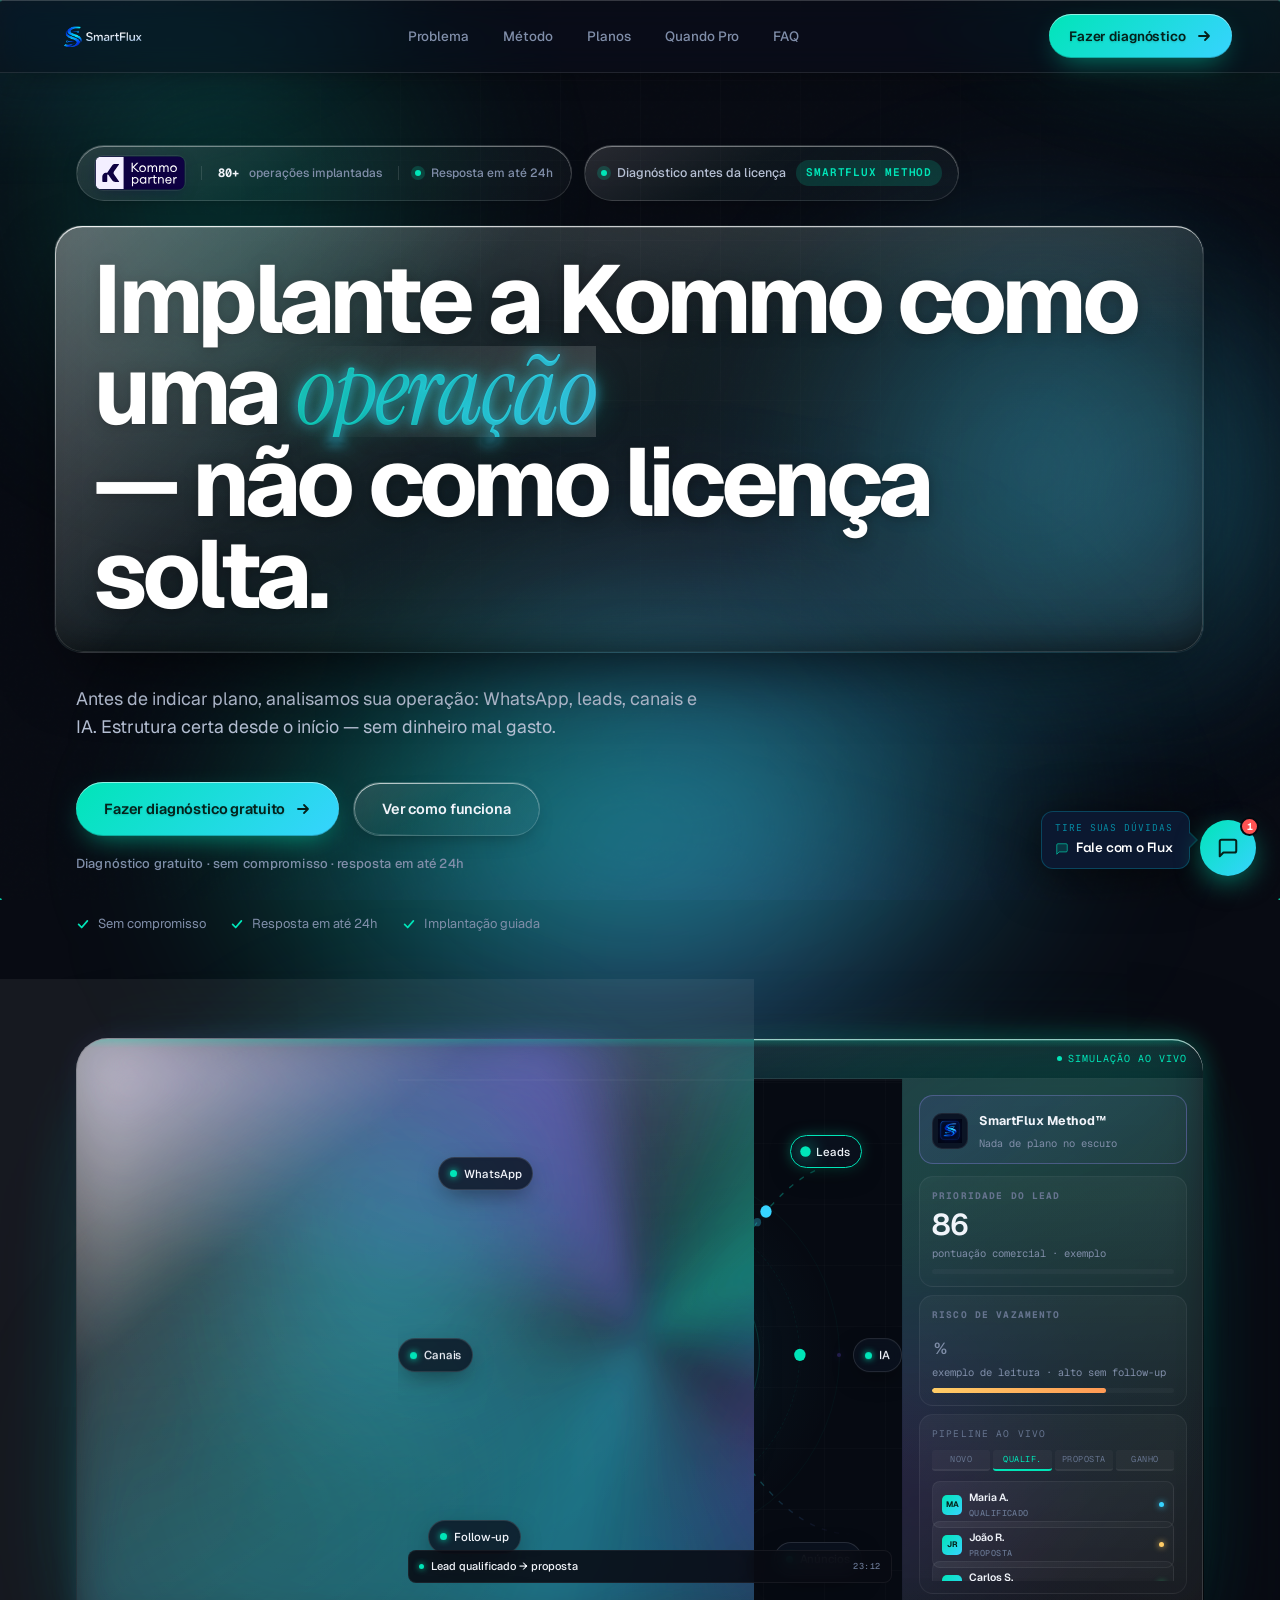
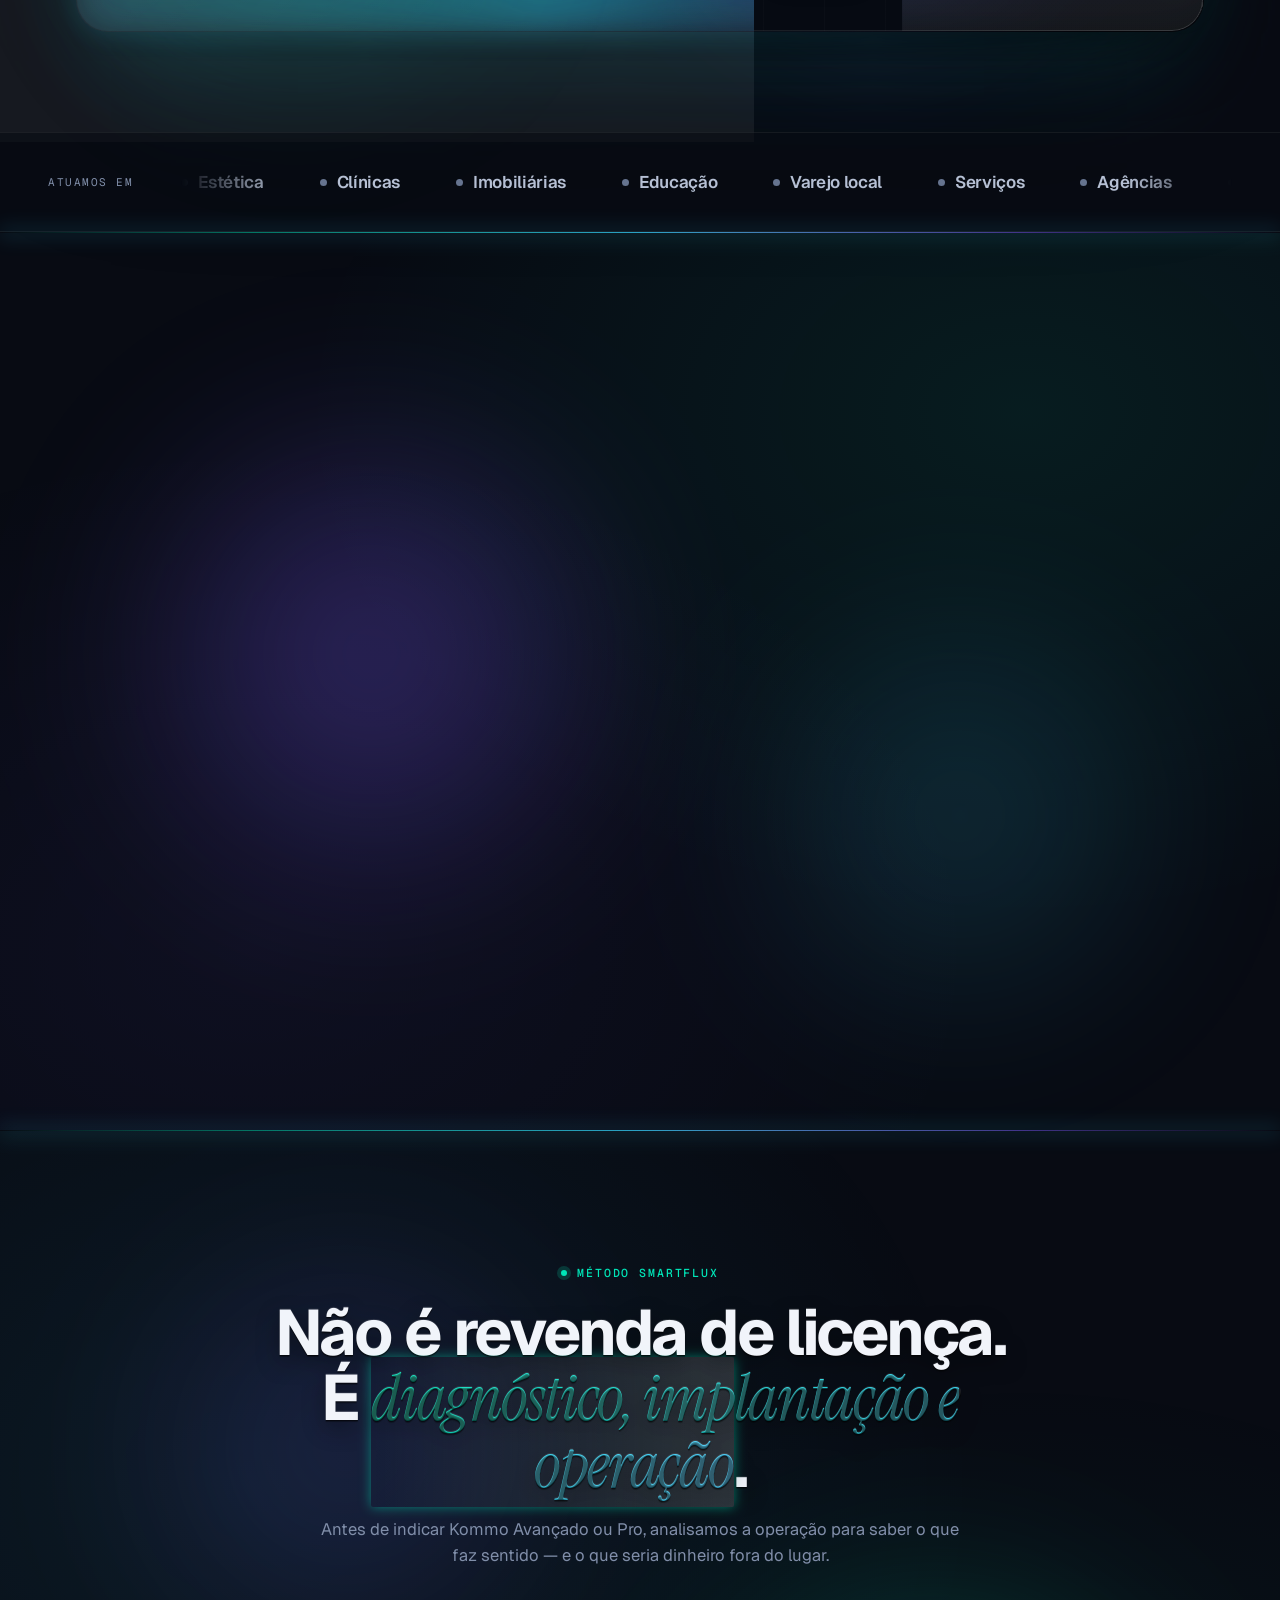
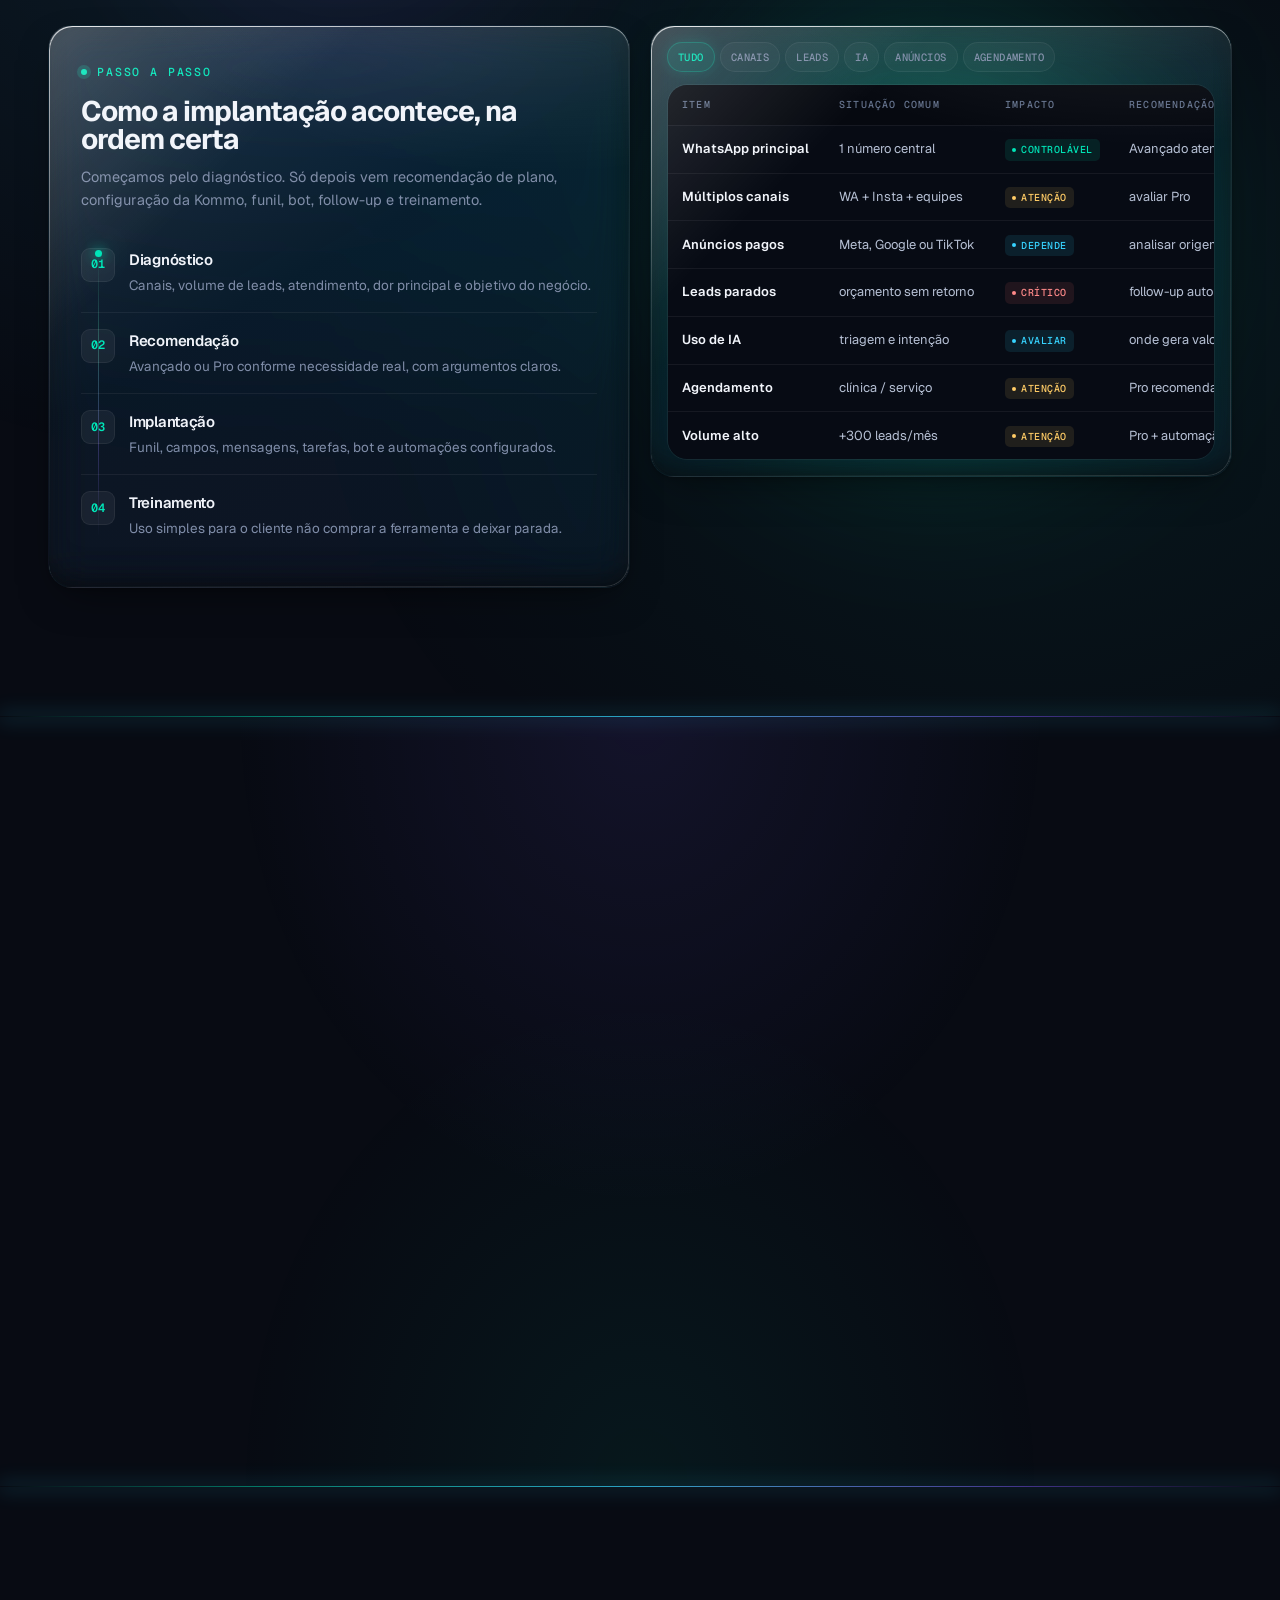
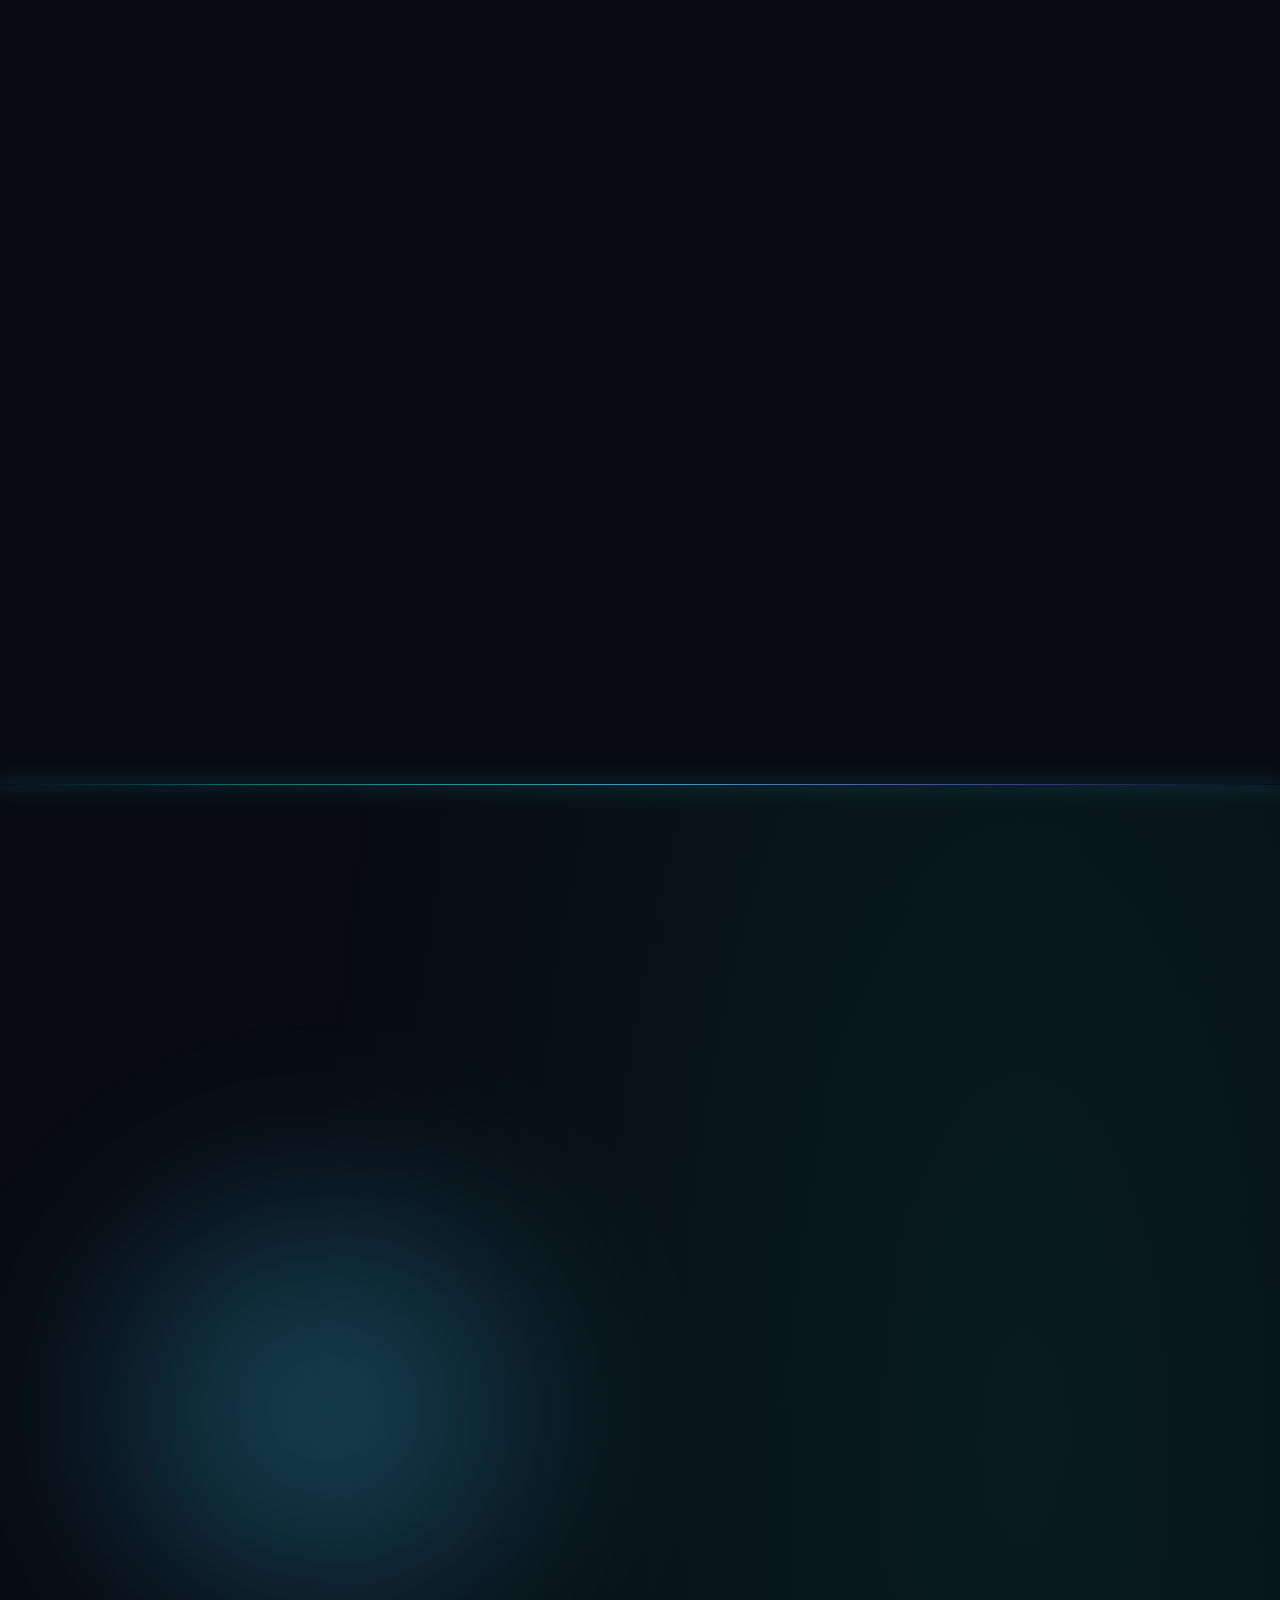
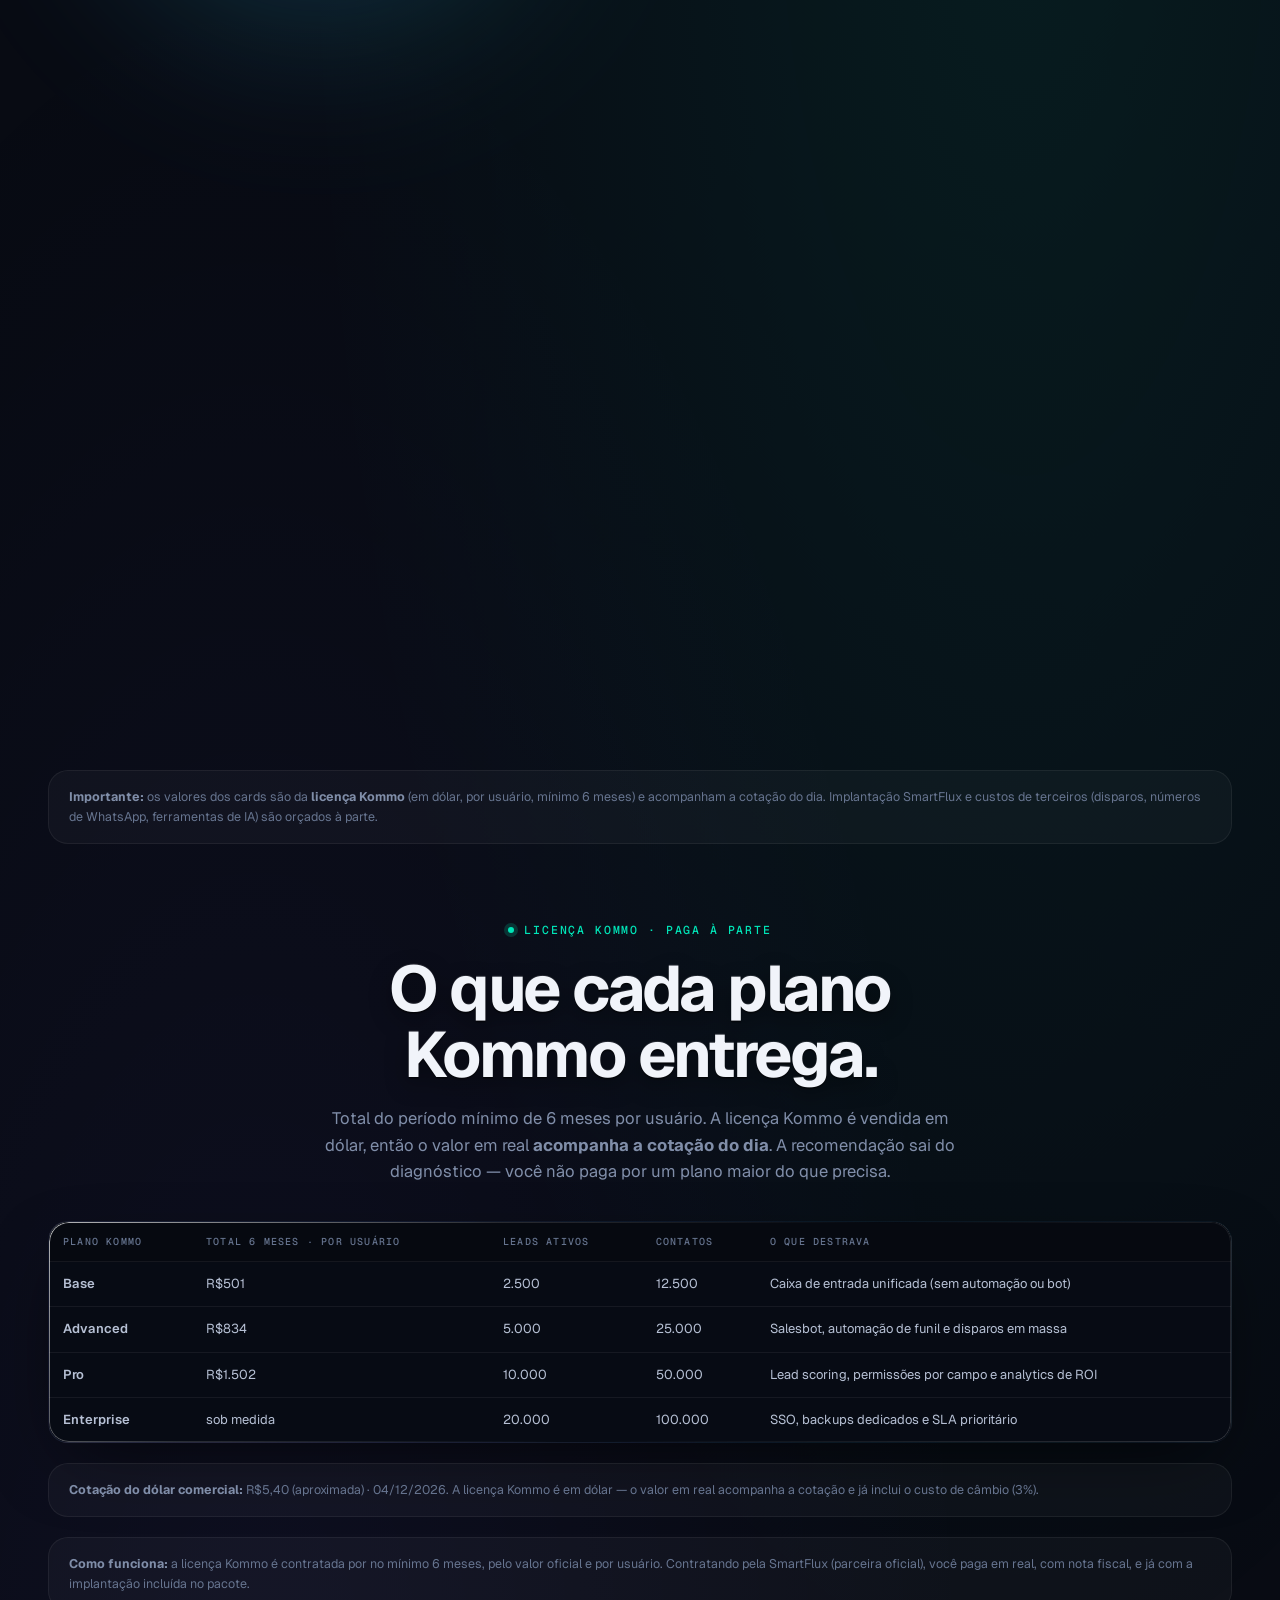
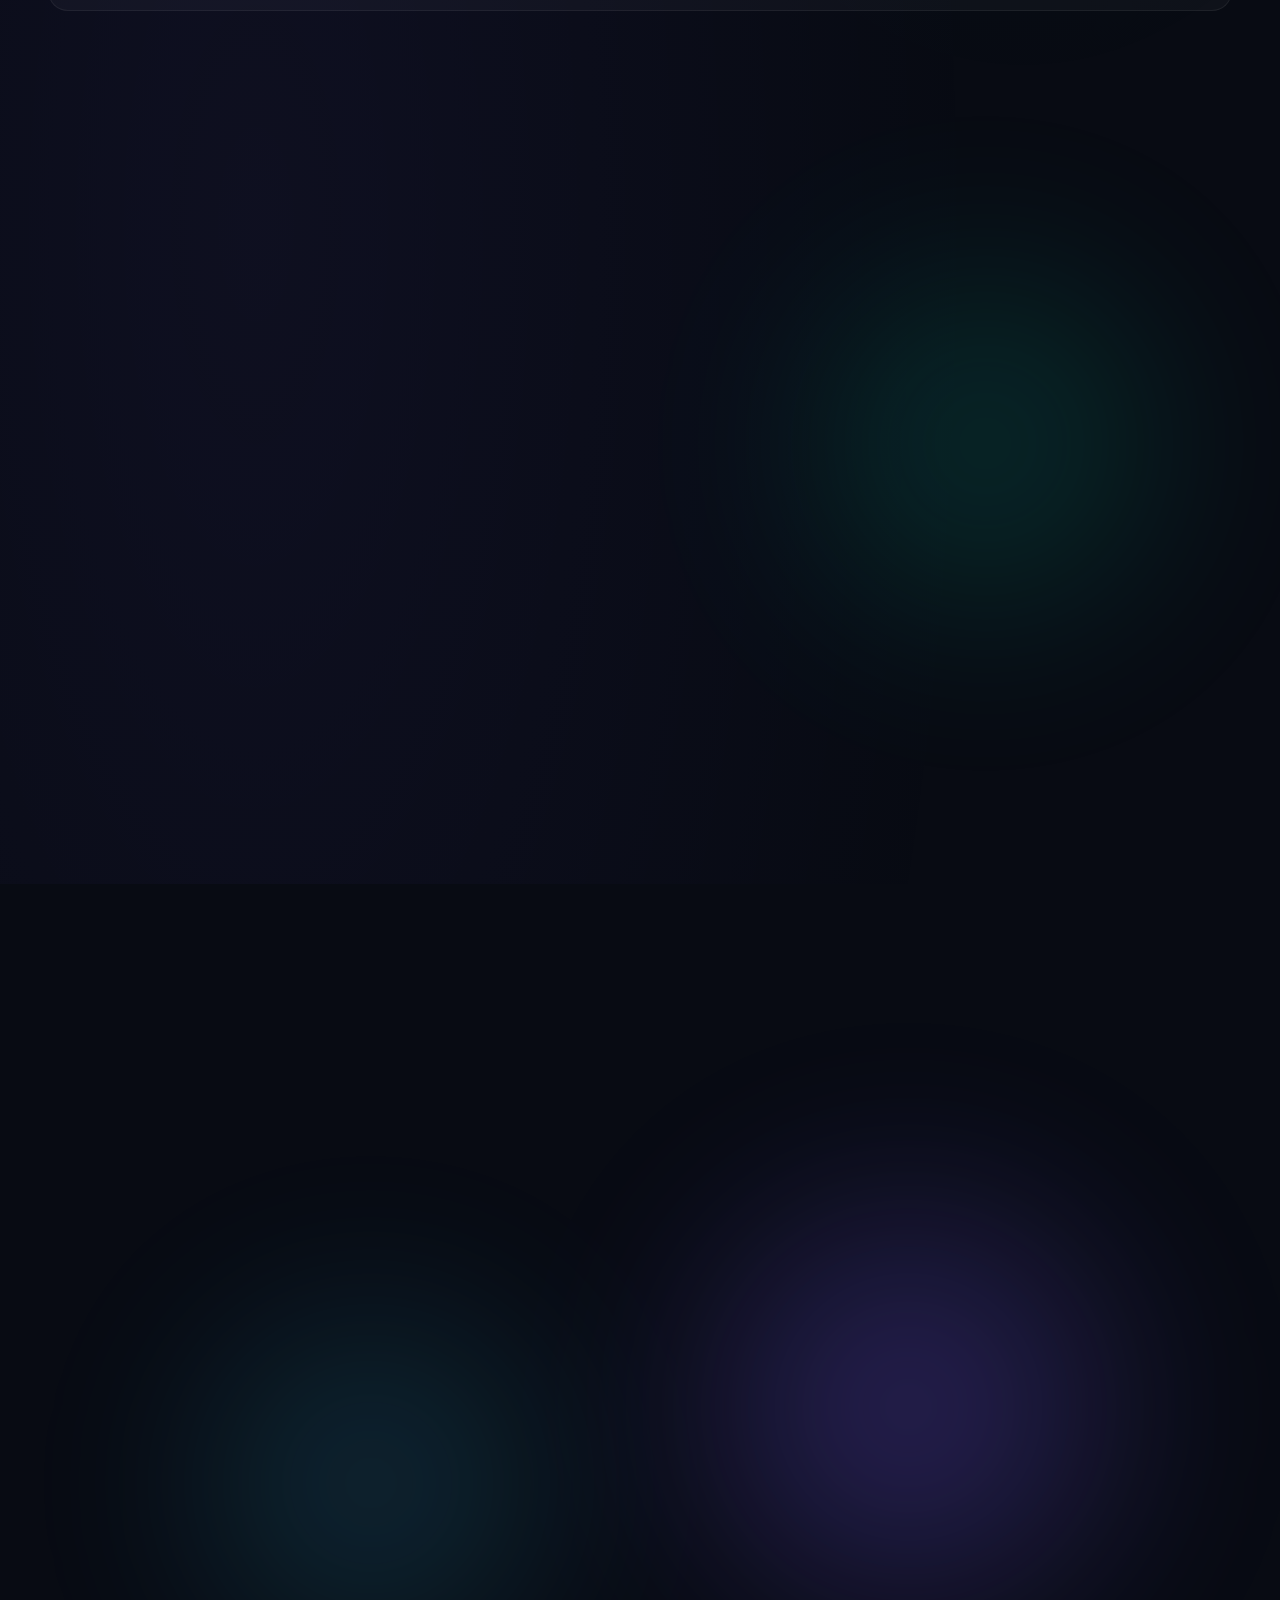
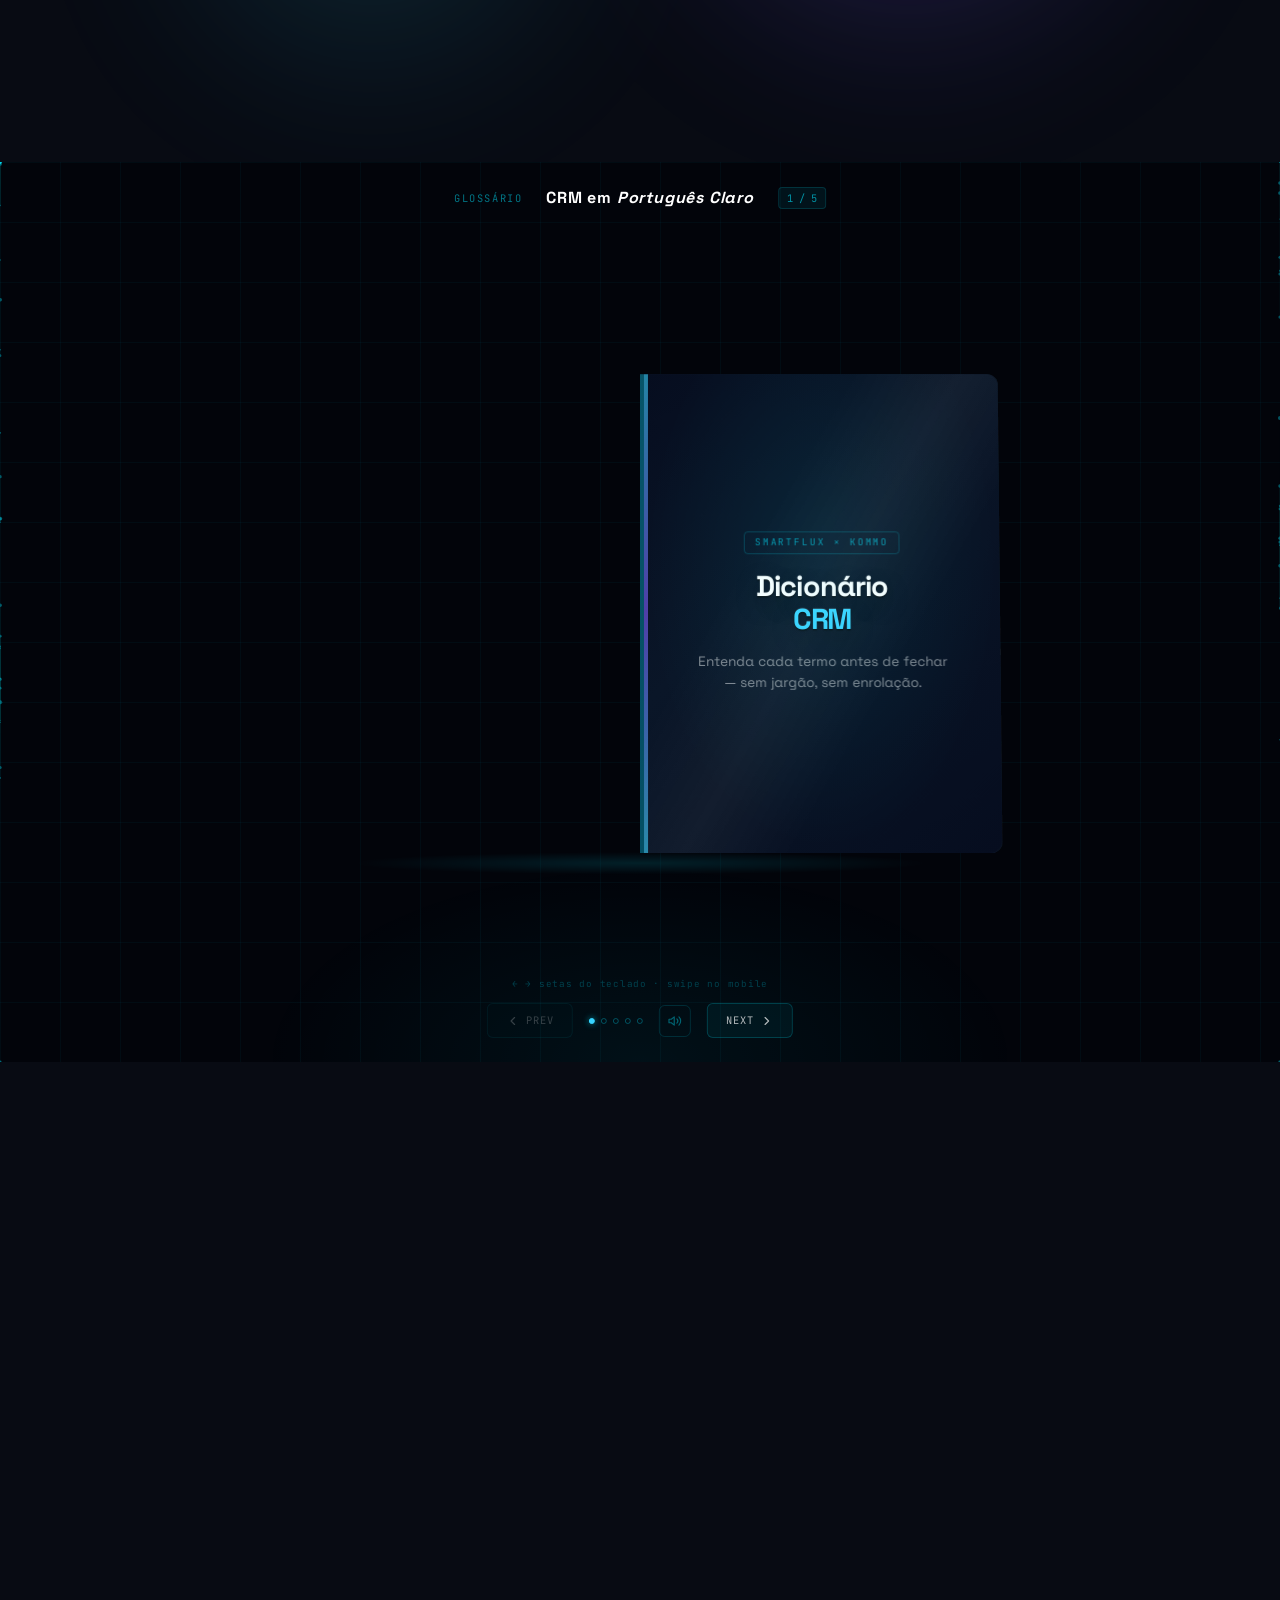
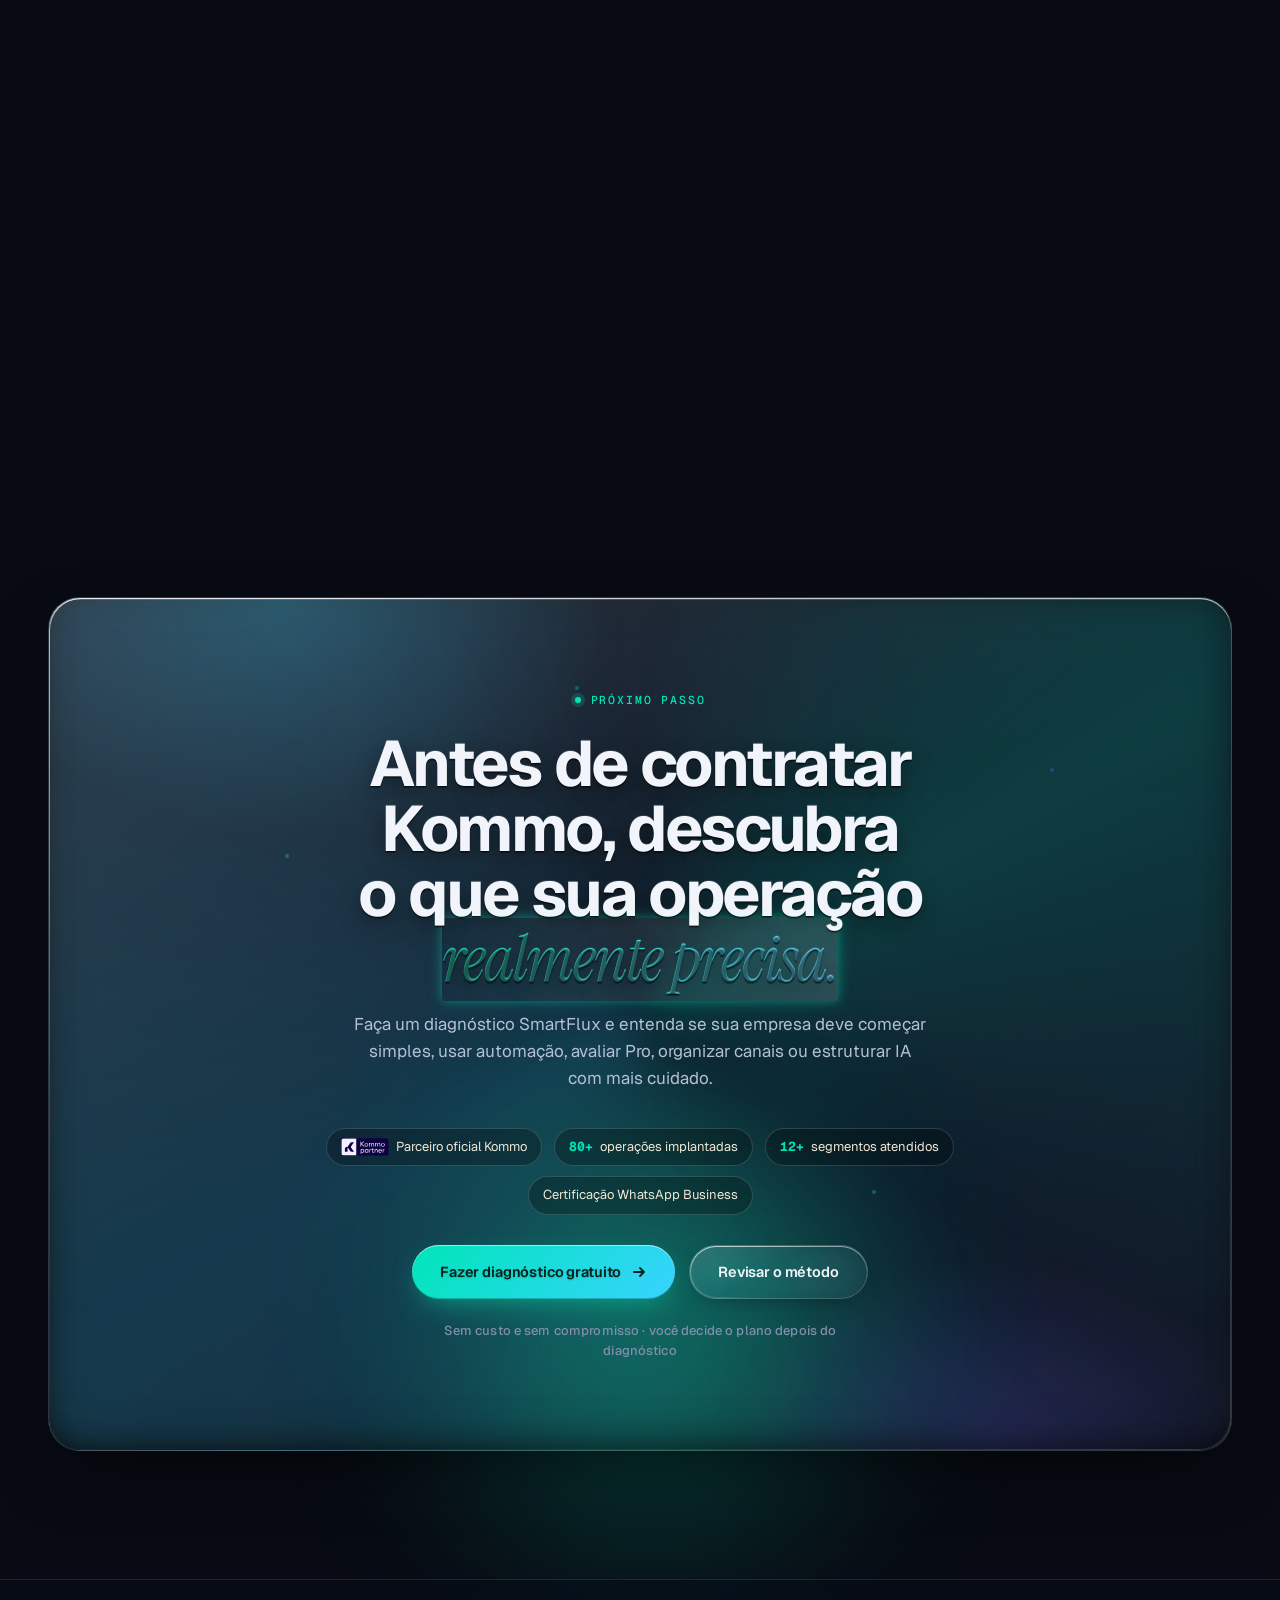
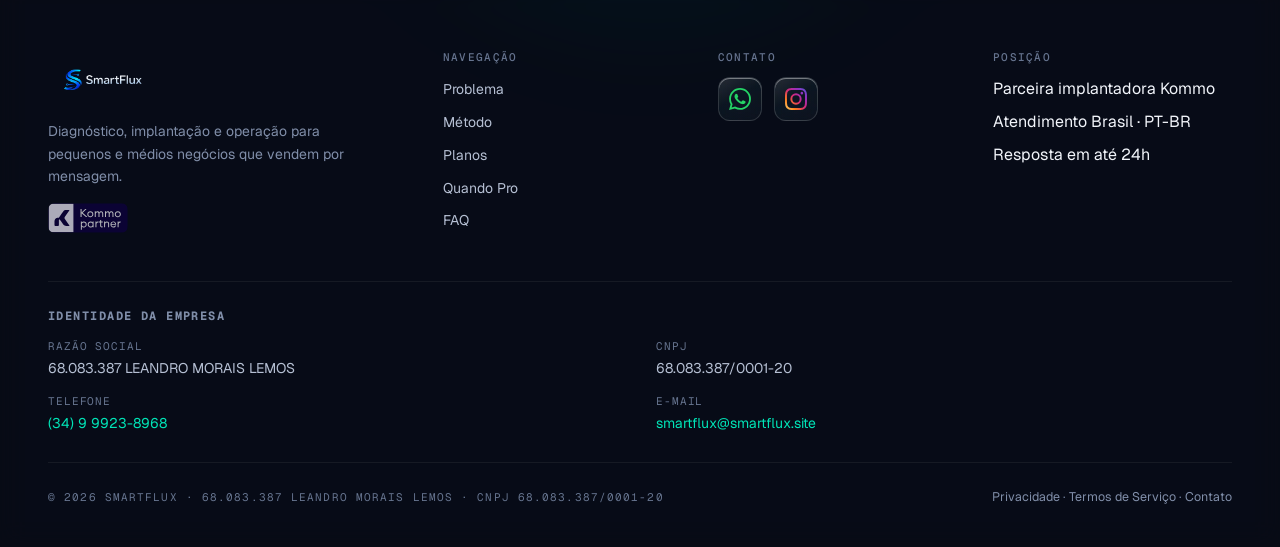
<file: index.html>
<!doctype html>
<html lang="pt-BR">
<head>
<meta charset="utf-8">
<meta name="viewport" content="width=device-width,initial-scale=1,viewport-fit=cover">
<meta name="theme-color" content="#05070d">
<title>SmartFlux — Diagnóstico, implantação e operação Kommo</title>
<meta name="description" content="A SmartFlux diagnostica sua operação antes de indicar plano Kommo. WhatsApp, CRM, automação, IA, canais e implantação para pequenos e médios negócios.">
<meta property="og:title" content="SmartFlux — Diagnóstico antes da licença Kommo">
<meta property="og:description" content="Antes de empurrar plano, descobrimos o que sua operação realmente precisa. WhatsApp, CRM, automação e IA com método.">
<meta property="og:type" content="website">
<meta property="og:url" content="https://smartflux.site/">
<meta property="og:image" content="https://smartflux.site/nova-logo.png">
<meta name="twitter:card" content="summary_large_image">
<meta name="twitter:title" content="SmartFlux — Diagnóstico antes da licença Kommo">
<meta name="twitter:description" content="Antes de empurrar plano, descobrimos o que sua operação realmente precisa. WhatsApp, CRM, automação e IA com método.">
<meta name="twitter:image" content="https://smartflux.site/nova-logo.png">
<link rel="canonical" href="https://smartflux.site/">
<link rel="icon" type="image/png" href="logo-icon.png">
<link rel="apple-touch-icon" href="logo-icon.png">
<link rel="preconnect" href="https://fonts.googleapis.com">
<link rel="preconnect" href="https://fonts.gstatic.com" crossorigin>
<link rel="preconnect" href="https://economia.awesomeapi.com.br">
<link href="https://fonts.googleapis.com/css2?family=Geist:wght@400;500;600;700;800;900&family=Geist+Mono:wght@400;500;600&family=Instrument+Serif:ital@0;1&family=JetBrains+Mono:wght@400;600&family=Space+Grotesk:wght@400;500;600;700&display=swap" rel="stylesheet">
<link rel="stylesheet" href="assets/css/v2-core.css">
<link rel="stylesheet" href="assets/css/v2-sections.css">
<link rel="stylesheet" href="assets/css/v2-sections-2.css">
<link rel="stylesheet" href="assets/css/v2-effects.css">
<link rel="stylesheet" href="assets/css/v2-glossario.css">
<link rel="stylesheet" href="assets/css/flux-chat.css">
<link rel="stylesheet" href="assets/css/v2-glass.css">
<!-- Pele skeuomórfica (couro marrom) desativada em favor do tema Dark Premium (glass).
     Para reverter o visual de couro, reative a linha abaixo:
<link rel="stylesheet" href="assets/css/v2-skeuo.css"> -->
<script type="application/ld+json">
{
  "@context": "https://schema.org",
  "@type": "Organization",
  "name": "SmartFlux",
  "legalName": "68.083.387 LEANDRO MORAIS LEMOS",
  "url": "https://smartflux.site/",
  "logo": "https://smartflux.site/nova-logo.png",
  "description": "Parceira implementadora oficial Kommo no Brasil: diagnóstico, implantação e operação de CRM, automação e IA para pequenos e médios negócios.",
  "taxID": "68.083.387/0001-20",
  "identifier": { "@type": "PropertyValue", "propertyID": "CNPJ", "value": "68.083.387/0001-20" },
  "telephone": "+55-34-99923-8968",
  "email": "smartflux@smartflux.site",
  "areaServed": "BR",
  "sameAs": ["https://instagram.com/smartflux"]
}
</script>
</head>
<body>
<div id="scroll-progress" aria-hidden="true"></div>
<div class="ambient" aria-hidden="true"></div>
<div class="aurora" aria-hidden="true"><div class="blob b1"></div><div class="blob b2"></div><div class="blob b3"></div></div>
<canvas id="particles" aria-hidden="true"></canvas>
<div class="cursor-glow" id="cursorGlow" aria-hidden="true"></div>
<div class="grain" aria-hidden="true"></div>

<a class="skip-link" href="#main">Pular para o conteúdo</a>

<header class="nav" id="nav">
  <div class="container nav-inner">
    <a class="brand" href="#top" aria-label="SmartFlux">
      <picture>
        <source srcset="smart-trans.webp" type="image/webp">
        <img src="smart-trans.png" alt="SmartFlux" class="brand-logo-full">
      </picture>
    </a>
    <nav class="nav-links" aria-label="Navegação">
      <a href="#problema">Problema</a>
      <a href="#metodo">Método</a>
      <a href="#planos">Planos</a>
      <a href="#pro">Quando Pro</a>
      <a href="#faq">FAQ</a>
    </nav>
    <a class="btn btn--primary btn--sm magnetic" href="https://wa.me/5534999238968?text=Quero%20fazer%20um%20diagn%C3%B3stico%20SmartFlux" target="_blank" rel="noopener">
      Fazer diagnóstico
      <svg class="arrow" viewBox="0 0 16 16" fill="none"><path d="M3 8h10m-4-4 4 4-4 4" stroke="currentColor" stroke-width="1.8" stroke-linecap="round" stroke-linejoin="round"/></svg>
    </a>
    <button class="nav-hamburger" id="navHamburger" aria-label="Abrir menu" aria-expanded="false" aria-controls="navMobile">
      <span></span><span></span><span></span>
    </button>
  </div>
</header>

<nav class="nav-mobile" id="navMobile" aria-label="Menu de navegação">
  <a href="#problema">Problema</a>
  <a href="#metodo">Método</a>
  <a href="#planos">Planos</a>
  <a href="#pro">Quando Pro</a>
  <a href="#faq">FAQ</a>
  <a class="btn btn--primary" href="https://wa.me/5534999238968?text=Quero%20fazer%20um%20diagn%C3%B3stico%20SmartFlux" target="_blank" rel="noopener">
    Fazer diagnóstico
    <svg class="arrow" viewBox="0 0 16 16" fill="none"><path d="M3 8h10m-4-4 4 4-4 4" stroke="currentColor" stroke-width="1.8" stroke-linecap="round" stroke-linejoin="round"/></svg>
  </a>
</nav>

<main id="main">

<!-- ============ HERO ============ -->
<section class="hero" id="top">
  <div class="hero-glow" aria-hidden="true"></div>
  <div class="container">
    <div class="hero-grid">
      <div data-reveal>
        <div class="hero-badges">
          <div class="hero-trust-row">
            <a class="hero-badge hero-badge--img" href="#credenciais" aria-label="Parceiro Oficial Kommo">
              <img src="Badge dark.svg" class="kommo-partner-badge" alt="Kommo Partner">
            </a>
            <span class="hero-divider" aria-hidden="true"></span>
            <span class="hero-stat"><span class="hero-stat-num">80+</span>&nbsp;operações implantadas</span>
            <span class="hero-divider" aria-hidden="true"></span>
            <span class="hero-stat"><span class="hero-stat-dot" aria-hidden="true"></span>&nbsp;Resposta em até 24h</span>
          </div>
          <div class="hero-tag">
            <span class="dot"></span>
            <span>Diagnóstico antes da licença</span>
            <span class="pill">SmartFlux Method</span>
          </div>
        </div>
        <h1 id="heroTitle">
          <span class="word" style="--wd:100ms">Implante</span> <span class="word" style="--wd:180ms">a</span> <span class="word" style="--wd:240ms">Kommo</span> <span class="word" style="--wd:320ms">como</span> <span class="word" style="--wd:400ms">uma</span> <span class="word serif gradient-text sweep" style="--wd:520ms">operação</span><br>
          <span class="word" style="--wd:640ms">—</span> <span class="word" style="--wd:700ms">não</span> <span class="word" style="--wd:760ms">como</span> <span class="word" style="--wd:840ms">licença</span> <span class="word" style="--wd:920ms">solta.</span>
        </h1>
        <p class="hero-copy">
          Antes de indicar plano, analisamos sua operação: WhatsApp, leads, canais e IA. Estrutura certa desde o início — sem dinheiro mal gasto.
        </p>
        <div class="actions">
          <a class="btn btn--primary magnetic" href="https://wa.me/5534999238968?text=Quero%20fazer%20um%20diagn%C3%B3stico%20SmartFlux%20da%20minha%20opera%C3%A7%C3%A3o" target="_blank" rel="noopener">
            Fazer diagnóstico gratuito
            <svg class="arrow" viewBox="0 0 16 16" fill="none"><path d="M3 8h10m-4-4 4 4-4 4" stroke="currentColor" stroke-width="1.8" stroke-linecap="round" stroke-linejoin="round"/></svg>
          </a>
          <a class="btn btn--ghost magnetic" href="#metodo">Ver como funciona</a>
        </div>
        <p class="cta-reassure">Diagnóstico gratuito · sem compromisso · resposta em até 24h</p>
        <div class="actions-trust">
          <span class="check"><svg viewBox="0 0 16 16" fill="none"><path d="M3 8.5 6.5 12 13 4.5" stroke="currentColor" stroke-width="2" stroke-linecap="round" stroke-linejoin="round"/></svg> Sem compromisso</span>
          <span class="check"><svg viewBox="0 0 16 16" fill="none"><path d="M3 8.5 6.5 12 13 4.5" stroke="currentColor" stroke-width="2" stroke-linecap="round" stroke-linejoin="round"/></svg> Resposta em até 24h</span>
          <span class="check"><svg viewBox="0 0 16 16" fill="none"><path d="M3 8.5 6.5 12 13 4.5" stroke="currentColor" stroke-width="2" stroke-linecap="round" stroke-linejoin="round"/></svg> Implantação guiada</span>
        </div>
      </div>

      <!-- Stage -->
      <div class="stage" id="stage" data-reveal style="--rd:120ms">
        <div class="stage-shell">
          <div class="stage-inner">
            <div class="stage-bar">
              <span class="dot r"></span><span class="dot y"></span><span class="dot g"></span>
              <span class="url"><span>smartflux.diag/operação</span></span>
              <span class="live">simulação ao vivo</span>
            </div>
            <div class="stage-body">
              <!-- LEFT: Console -->
              <div class="stage-pane">
                <div class="pane-head">
                  <span>Console de diagnóstico</span>
                  <span class="badge">AI Copilot</span>
                </div>
                <div class="prompt">
                  <div class="prompt-label">Entrada do cliente</div>
                  <div class="typing" id="typing"><span id="typingText"></span><span class="caret"></span></div>
                </div>
                <div class="chips">
                  <span class="chip">Uso só WhatsApp</span>
                  <span class="chip">Leads parados</span>
                  <span class="chip">Quero IA</span>
                  <span class="chip">Anúncios</span>
                </div>
                <div class="analysis">
                  <div class="a-item">
                    <span class="a-icon">✓</span>
                    <div><b>Canal principal identificado</b><small>WhatsApp é a origem dominante</small></div>
                    <span class="a-tag ok">OK</span>
                  </div>
                  <div class="a-item">
                    <span class="a-icon">↻</span>
                    <div><b>Dor principal detectada</b><small>interessados somem após orçamento</small></div>
                    <span class="a-tag warn">Follow-up</span>
                  </div>
                  <div class="a-item">
                    <span class="a-icon">⚡</span>
                    <div><b>Automação recomendada</b><small>retorno + tarefa para vendedor</small></div>
                    <span class="a-tag">Funil</span>
                  </div>
                  <div class="a-item">
                    <span class="a-icon">◆</span>
                    <div><b>Plano sugerido</b><small>começar simples, escalar depois</small></div>
                    <span class="a-tag ok">Recomendação</span>
                  </div>
                </div>
              </div>

              <!-- CENTER: Flow -->
              <div class="stage-pane flow">
                <svg class="lines" viewBox="0 0 400 400" preserveAspectRatio="none" aria-hidden="true">
                  <defs>
                    <linearGradient id="flowGrad" x1="0" y1="0" x2="1" y2="1">
                      <stop offset="0%" stop-color="var(--a2)" stop-opacity=".0"/>
                      <stop offset="50%" stop-color="var(--a1)" stop-opacity=".8"/>
                      <stop offset="100%" stop-color="var(--a3)" stop-opacity=".0"/>
                    </linearGradient>
                  </defs>
                  <path class="conn-line" id="conn1" d="M40,80 C 120,80 160,200 200,200"/>
                  <path class="conn-line" id="conn2" d="M360,60 C 280,60 240,200 200,200"/>
                  <path class="conn-line" id="conn3" d="M40,340 C 120,340 160,200 200,200"/>
                  <path class="conn-line" id="conn4" d="M360,330 C 280,330 240,200 200,200"/>
                  <path class="conn-line" id="conn5" d="M10,200 L 120,200"/>
                  <path class="conn-line" id="conn6" d="M390,200 L 280,200"/>
                  <path class="conn-active" d="M40,80 C 120,80 160,200 200,200"/>
                  <path class="conn-active" d="M360,60 C 280,60 240,200 200,200"/>
                  <path class="conn-active" d="M40,340 C 120,340 160,200 200,200"/>
                  <path class="conn-active" d="M360,330 C 280,330 240,200 200,200"/>
                  <path class="conn-active" d="M10,200 L 120,200"/>
                  <path class="conn-active" d="M390,200 L 280,200"/>
                  <circle class="packet" r="5"><animateMotion dur="2.8s" repeatCount="indefinite" path="M40,80 C 120,80 160,200 200,200"/></circle>
                  <circle class="trail" r="3" fill="var(--a1)" opacity=".35"><animateMotion dur="2.8s" repeatCount="indefinite" path="M40,80 C 120,80 160,200 200,200" begin="-0.15s"/></circle>
                  <circle class="packet p2" r="4.5"><animateMotion dur="3.2s" repeatCount="indefinite" path="M360,60 C 280,60 240,200 200,200" begin="0.6s"/></circle>
                  <circle class="trail" r="3" fill="var(--a2)" opacity=".35"><animateMotion dur="3.2s" repeatCount="indefinite" path="M360,60 C 280,60 240,200 200,200" begin="0.45s"/></circle>
                  <circle class="packet" r="4"><animateMotion dur="3.5s" repeatCount="indefinite" path="M40,340 C 120,340 160,200 200,200" begin="1.2s"/></circle>
                  <circle class="packet p3" r="5"><animateMotion dur="2.6s" repeatCount="indefinite" path="M360,330 C 280,330 240,200 200,200" begin="0.4s"/></circle>
                  <circle class="packet p2" r="4"><animateMotion dur="3s" repeatCount="indefinite" path="M10,200 L 120,200" begin="0.8s"/></circle>
                  <circle class="packet" r="4.5"><animateMotion dur="2.4s" repeatCount="indefinite" path="M390,200 L 280,200" begin="1s"/></circle>
                </svg>
                <div class="diag-progress"><i></i></div>
                <div class="energy-pulse"></div>
                <div class="energy-pulse ep2"></div>
                <div class="energy-pulse ep3"></div>
                <div class="hub-orbit r1"></div>
                <div class="hub-orbit r2"></div>
                <div class="hub-orbit r3"></div>
                <div class="hub">Kommo<small>CRM + IA</small></div>
                <div class="node n1"><span class="ico"></span>WhatsApp</div>
                <div class="node n2"><span class="ico"></span>Leads</div>
                <div class="node n3"><span class="ico"></span>Follow-up</div>
                <div class="node n4"><span class="ico"></span>Anúncios</div>
                <div class="node n5"><span class="ico"></span>Canais</div>
                <div class="node n6"><span class="ico"></span>IA</div>
                <div class="toast-area" id="toastArea"></div>
              </div>

              <!-- RIGHT: KPI -->
              <div class="stage-pane">
                <div class="seal">
                  <span class="seal-mark">
                    <picture>
                      <source srcset="flux.webp" type="image/webp">
                      <img src="flux.png" alt="" class="seal-logo" loading="lazy" decoding="async" width="40" height="40">
                    </picture>
                  </span>
                  <div><b>SmartFlux Method™</b><span>Nada de plano no escuro</span></div>
                </div>
                <div class="kpi-grid">
                  <div class="kpi">
                    <b>Prioridade do lead</b>
                    <div class="num" data-count="86">0</div>
                    <div class="sub">pontuação comercial · exemplo</div>
                    <div class="bar"><i></i></div>
                  </div>
                  <div class="kpi">
                    <b>Risco de vazamento</b>
                    <div class="num" data-count="72"><span class="unit">%</span></div>
                    <div class="sub">exemplo de leitura · alto sem follow-up</div>
                    <div class="bar warn"><i></i></div>
                  </div>
                  <div class="kpi pipeline" id="pipeline">
                    <div class="pipeline-head">Pipeline ao vivo</div>
                    <div class="pipeline-stages">
                      <div class="pipeline-stage active" data-col="0">Novo</div>
                      <div class="pipeline-stage" data-col="1">Qualif.</div>
                      <div class="pipeline-stage" data-col="2">Proposta</div>
                      <div class="pipeline-stage" data-col="3">Ganho</div>
                    </div>
                    <div class="pipeline-track" id="pipelineTrack">
                      <div class="lead-card" style="top:0" data-stage="0">
                        <span class="avatar">MA</span>
                        <div class="lead-info"><div class="lead-name">Maria A.</div><div class="lead-stage">Novo contato</div></div>
                        <span class="lead-status"></span>
                      </div>
                      <div class="lead-card" style="top:40px" data-stage="1">
                        <span class="avatar">JR</span>
                        <div class="lead-info"><div class="lead-name">João R.</div><div class="lead-stage">Qualificado</div></div>
                        <span class="lead-status" style="background:var(--a2);box-shadow:0 0 8px var(--a2)"></span>
                      </div>
                      <div class="lead-card" style="top:80px" data-stage="2">
                        <span class="avatar">CS</span>
                        <div class="lead-info"><div class="lead-name">Carlos S.</div><div class="lead-stage">Proposta</div></div>
                        <span class="lead-status" style="background:#ffcc66;box-shadow:0 0 8px #ffcc66"></span>
                      </div>
                    </div>
                  </div>
                </div>
              </div>
            </div>
          </div>
        </div>
      </div>
    </div>
  </div>
</section>

<!-- ============ LOGOS / TRUST ============ -->
<section class="logos" aria-label="Operação" data-speed="-0.03">
  <div class="container">
    <div class="logos-row">
      <span class="label">Atuamos em</span>
      <div class="marquee">
        <div class="marquee-track">
          <span class="marquee-item">Estética</span>
          <span class="marquee-item">Clínicas</span>
          <span class="marquee-item">Imobiliárias</span>
          <span class="marquee-item">Educação</span>
          <span class="marquee-item">Varejo local</span>
          <span class="marquee-item">Serviços</span>
          <span class="marquee-item">Agências</span>
          <span class="marquee-item">E-commerce</span>
          <span class="marquee-item">Estética</span>
          <span class="marquee-item">Clínicas</span>
          <span class="marquee-item">Imobiliárias</span>
          <span class="marquee-item">Educação</span>
          <span class="marquee-item">Varejo local</span>
          <span class="marquee-item">Serviços</span>
          <span class="marquee-item">Agências</span>
          <span class="marquee-item">E-commerce</span>
        </div>
      </div>
    </div>
  </div>
</section>

<hr class="glow-divider" aria-hidden="true">

<!-- ============ PROBLEMA ============ -->
<section id="problema" class="section-wash-1">
  <div class="container">
    <div class="section-head" data-reveal>
      <span class="eyebrow">O problema real</span>
      <h2>Seu problema talvez não seja <span class="serif sweep gradient-underline">falta de cliente</span>.<br>É falta de controle.</h2>
      <p>Antes de vender licença, a SmartFlux procura onde sua operação perde oportunidade — no atendimento, no retorno, nos canais, nos leads parados e na IA mal planejada.</p>
    </div>
    <div class="pain-grid">
      <article class="pain tilt-card gradient-card" data-reveal>
        <div class="pain-icon"><svg width="20" height="20" viewBox="0 0 20 20" fill="none"><path d="M3 4h14v9H7l-4 3V4z" stroke="currentColor" stroke-width="1.6" stroke-linejoin="round"/></svg></div>
        <div class="pain-num">01 · Conversa</div>
        <h3>WhatsApp baguçado</h3>
        <p>Conversas espalhadas, sem etapa, sem histórico comercial e sem próximo passo claro.</p>
      </article>
      <article class="pain tilt-card gradient-card" data-reveal style="--rd:80ms">
        <div class="pain-icon"><svg width="20" height="20" viewBox="0 0 20 20" fill="none"><path d="M4 10a6 6 0 1 1 6 6M4 10v-4M4 10h4" stroke="currentColor" stroke-width="1.6" stroke-linecap="round" stroke-linejoin="round"/></svg></div>
        <div class="pain-num">02 · Retorno</div>
        <h3>Follow-up esquecido</h3>
        <p>O interessado pede orçamento, some, e ninguém sabe quando deve chamar novamente.</p>
      </article>
      <article class="pain tilt-card gradient-card" data-reveal style="--rd:160ms">
        <div class="pain-icon"><svg width="20" height="20" viewBox="0 0 20 20" fill="none"><path d="M10 3v8m0 3v.5M3 16h14L10 4 3 16z" stroke="currentColor" stroke-width="1.6" stroke-linejoin="round"/></svg></div>
        <div class="pain-num">03 · Decisão</div>
        <h3>Plano escolhido no chute</h3>
        <p>Sem analisar canais, volume, anúncios e IA, você paga caro ou fica limitado rápido.</p>
      </article>
      <article class="pain tilt-card gradient-card" data-reveal style="--rd:240ms">
        <div class="pain-icon"><svg width="20" height="20" viewBox="0 0 20 20" fill="none"><path d="M6 10a4 4 0 1 1 8 0v3a4 4 0 0 1-4 4 4 4 0 0 1-4-4v-3z" stroke="currentColor" stroke-width="1.6"/><path d="M10 6V3" stroke="currentColor" stroke-width="1.6" stroke-linecap="round"/></svg></div>
        <div class="pain-num">04 · Estratégia</div>
        <h3>IA sem método</h3>
        <p>IA não resolve baguça sozinha. Primeiro vem processo. Depois automação inteligente.</p>
      </article>
    </div>
  </div>
</section>

<hr class="glow-divider" aria-hidden="true">

<!-- ============ MÉTODO ============ -->
<section id="metodo" class="section-wash-2">
  <div class="container">
    <div class="section-head" data-reveal>
      <span class="eyebrow">Método SmartFlux</span>
      <h2>Não é revenda de licença.<br>É <span class="serif gradient-text sweep gradient-underline">diagnóstico, implantação e operação</span>.</h2>
      <p>Antes de indicar Kommo Avançado ou Pro, analisamos a operação para saber o que faz sentido — e o que seria dinheiro fora do lugar.</p>
    </div>
    <div class="method-wrap">
      <div class="method-card" data-reveal>
        <span class="eyebrow">Passo a passo</span>
        <h3 style="margin-top:14px">Como a implantação acontece, na ordem certa</h3>
        <p style="color:var(--ink-3);font-size:14.5px;line-height:1.6;margin-top:10px">Começamos pelo diagnóstico. Só depois vem recomendação de plano, configuração da Kommo, funil, bot, follow-up e treinamento.</p>
        <div class="steps">
          <div class="step"><span class="step-num">01</span><div><b>Diagnóstico</b><p>Canais, volume de leads, atendimento, dor principal e objetivo do negócio.</p></div></div>
          <div class="step"><span class="step-num">02</span><div><b>Recomendação</b><p>Avançado ou Pro conforme necessidade real, com argumentos claros.</p></div></div>
          <div class="step"><span class="step-num">03</span><div><b>Implantação</b><p>Funil, campos, mensagens, tarefas, bot e automações configurados.</p></div></div>
          <div class="step"><span class="step-num">04</span><div><b>Treinamento</b><p>Uso simples para o cliente não comprar a ferramenta e deixar parada.</p></div></div>
        </div>
      </div>
      <div class="table-card" data-reveal style="--rd:120ms">
        <div class="filters" role="tablist">
          <button class="filter on" data-filter="all">Tudo</button>
          <button class="filter" data-filter="canais">Canais</button>
          <button class="filter" data-filter="leads">Leads</button>
          <button class="filter" data-filter="ia">IA</button>
          <button class="filter" data-filter="ads">Anúncios</button>
          <button class="filter" data-filter="agenda">Agendamento</button>
        </div>
        <div class="table-wrap">
          <table>
            <thead><tr><th>Item</th><th>Situação comum</th><th>Impacto</th><th>Recomendação</th></tr></thead>
            <tbody>
              <tr data-cat="canais"><td><b>WhatsApp principal</b></td><td>1 número central</td><td><span class="tag ok">controlável</span></td><td>Avançado atende</td></tr>
              <tr data-cat="canais"><td><b>Múltiplos canais</b></td><td>WA + Insta + equipes</td><td><span class="tag warn">atenção</span></td><td>avaliar Pro</td></tr>
              <tr data-cat="ads"><td><b>Anúncios pagos</b></td><td>Meta, Google ou TikTok</td><td><span class="tag info">depende</span></td><td>analisar origem</td></tr>
              <tr data-cat="leads"><td><b>Leads parados</b></td><td>orçamento sem retorno</td><td><span class="tag alert">crítico</span></td><td>follow-up automático</td></tr>
              <tr data-cat="ia"><td><b>Uso de IA</b></td><td>triagem e intenção</td><td><span class="tag info">avaliar</span></td><td>onde gera valor</td></tr>
              <tr data-cat="agenda"><td><b>Agendamento</b></td><td>clínica / serviço</td><td><span class="tag warn">atenção</span></td><td>Pro recomendado</td></tr>
              <tr data-cat="leads"><td><b>Volume alto</b></td><td>+300 leads/mês</td><td><span class="tag warn">atenção</span></td><td>Pro + automação</td></tr>
            </tbody>
          </table>
        </div>
      </div>
    </div>
  </div>
</section>

<hr class="glow-divider" aria-hidden="true">

<!-- ============ RESULTADOS ============ -->
<section id="voz" class="section-wash-3">
  <div class="container">
    <div class="results-wrap" data-reveal>
      <span class="eyebrow">SmartFlux em números</span>
      <h2 style="margin-top:20px;max-width:22ch;margin-inline:auto;text-align:center">Números que mostram o que o método entrega.</h2>
      <p style="color:var(--ink-3);font-size:clamp(15px,1.2vw,17px);max-width:52ch;margin:16px auto 52px;text-align:center;line-height:1.6">Implantamos em mais de 12 segmentos diferentes. Cada número reflete o comprometimento com cada operação.</p>
      <div class="results-grid">
        <div class="result-card tilt-card gradient-card" data-reveal>
          <div class="result-num" data-result-count="80" data-result-suffix="+">80+</div>
          <div class="result-label">Operações implantadas</div>
          <div class="result-sub">WhatsApp · CRM · IA · Kommo</div>
        </div>
        <div class="result-card tilt-card gradient-card" data-reveal style="--rd:120ms">
          <div class="result-num" data-result-count="12" data-result-suffix="+">12+</div>
          <div class="result-label">Segmentos atendidos</div>
          <div class="result-sub">Estética · Saúde · Varejo · Serviços</div>
        </div>
        <div class="result-card tilt-card gradient-card" data-reveal style="--rd:240ms">
          <div class="result-num">4</div>
          <div class="result-label">Etapas do método</div>
          <div class="result-sub">Diagnóstico → Implantação completa</div>
        </div>
      </div>
    </div>
  </div>
</section>

<hr class="glow-divider" aria-hidden="true">

<!-- ============ CREDENCIAIS ============ -->
<section id="credenciais">
  <div class="container">
    <div class="cred-wrap" data-reveal>
      <span class="eyebrow">Certificações oficiais</span>
      <h2 style="margin-top:20px;max-width:30ch;margin-inline:auto;text-align:center">Parceria e certificação<br>verificadas pela Kommo.</h2>
      <p style="color:var(--ink-3);font-size:clamp(15px,1.2vw,17px);max-width:52ch;margin:16px auto 48px;text-align:center;line-height:1.6">Não somos apenas revendedores. Somos parceiros certificados com comprovação oficial da plataforma.</p>
      <div class="cred-grid">
        <div class="cred-card tilt-card" data-reveal>
          <picture>
            <source srcset="Certificate.webp" type="image/webp">
            <img src="Certificate.jpeg" alt="Certificado Kommo" class="cred-img" loading="lazy" decoding="async">
          </picture>
          <div class="cred-meta"><span class="cred-label">Certificação Kommo CRM</span></div>
        </div>
        <div class="cred-card tilt-card" data-reveal style="--rd:120ms">
          <picture>
            <source srcset="Certificate-whats.webp" type="image/webp">
            <img src="Certificate whats.jpeg" alt="Certificado WhatsApp Business" class="cred-img" loading="lazy" decoding="async">
          </picture>
          <div class="cred-meta"><span class="cred-label">Certificação WhatsApp Business</span></div>
        </div>
      </div>
    </div>
  </div>
</section>

<hr class="glow-divider" aria-hidden="true">

<!-- ============ PRICING ============ -->
<section id="planos" class="section-wash-1">
  <div class="container">
    <div class="section-head" data-reveal>
      <span class="eyebrow">Pacotes SmartFlux</span>
      <h2>Você paga pela implantação da operação,<br>não só por &ldquo;mexer no CRM&rdquo;.</h2>
      <p>São dois custos diferentes e separados. Entenda cada um antes de contratar:</p>
    </div>
    <div class="cost-split" data-reveal>
      <div class="cost-box">
        <span class="cost-tag">Recorrente · valor oficial Kommo</span>
        <b>1. Licença Kommo</b>
        <p>É a ferramenta (o CRM em si). Cobrada por usuário, pelo valor oficial da Kommo, com período mínimo de 6 meses. A conta é sua — você é o dono dos dados.</p>
      </div>
      <div class="cost-box accent">
        <span class="cost-tag">Pagamento único · serviço SmartFlux</span>
        <b>2. Implantação SmartFlux</b>
        <p>É o nosso trabalho: configurar funil, automações, bot, mensagens e treinar a equipe. Cobrado uma vez, e é exatamente o que os pacotes abaixo representam.</p>
      </div>
    </div>
    <div class="pricing-controls" data-reveal>
      <div class="pc-copy">
        <b>Simulador de licença por usuários</b>
        <span>A licença Kommo é por usuário. Escolha a quantidade e os valores dos planos abaixo se ajustam pela cotação do dólar.</span>
      </div>
      <div class="user-switch" role="group" aria-label="Quantidade de usuários">
        <button type="button" class="on" data-users="1">1</button>
        <button type="button" data-users="2">2</button>
        <button type="button" data-users="3">3</button>
        <button type="button" data-users="4">4</button>
        <button type="button" data-users="5">5</button>
      </div>
    </div>
    <div class="pricing-grid">
      <article class="price tilt-card" data-reveal data-plan="basic">
        <span class="price-tag subtle">Entrada</span>
        <h3>Base</h3>
        <p class="price-desc">Para quem quer sair da baguça do WhatsApp e começar com um funil simples e funcional.</p>
        <div class="price-amt" data-price-wrap><span class="v kommo-brl" data-usd="90">R$501</span><span class="u">/6 meses · por usuário</span></div>
        <div class="price-from">licença Kommo · em dólar · mín. 6 meses</div>
        <ul>
          <li><svg viewBox="0 0 16 16" fill="none"><path d="M3 8.5 6.5 12 13 4.5" stroke="currentColor" stroke-width="2" stroke-linecap="round" stroke-linejoin="round"/></svg> Diagnóstico inicial</li>
          <li><svg viewBox="0 0 16 16" fill="none"><path d="M3 8.5 6.5 12 13 4.5" stroke="currentColor" stroke-width="2" stroke-linecap="round" stroke-linejoin="round"/></svg> Recomendação de plano Kommo</li>
          <li><svg viewBox="0 0 16 16" fill="none"><path d="M3 8.5 6.5 12 13 4.5" stroke="currentColor" stroke-width="2" stroke-linecap="round" stroke-linejoin="round"/></svg> Funil básico configurado</li>
          <li><svg viewBox="0 0 16 16" fill="none"><path d="M3 8.5 6.5 12 13 4.5" stroke="currentColor" stroke-width="2" stroke-linecap="round" stroke-linejoin="round"/></svg> Mensagens prontas</li>
          <li><svg viewBox="0 0 16 16" fill="none"><path d="M3 8.5 6.5 12 13 4.5" stroke="currentColor" stroke-width="2" stroke-linecap="round" stroke-linejoin="round"/></svg> Treinamento inicial</li>
        </ul>
        <a class="btn btn--ghost magnetic" href="https://wa.me/5534999238968?text=Quero%20o%20plano%20Base%20(licen%C3%A7a%20Kommo)%20da%20SmartFlux" target="_blank" rel="noopener">Quero começar simples</a>
      </article>
      <article class="price featured tilt-card glow-border" data-reveal style="--rd:80ms" data-plan="advanced">
        <span class="price-tag">Mais indicado</span>
        <h3>Advanced</h3>
        <p class="price-desc">Para quem quer CRM, bot, follow-up, prioridade de lead e automações funcionando juntos.</p>
        <div class="price-amt" data-price-wrap><span class="v kommo-brl" data-usd="150">R$834</span><span class="u">/6 meses · por usuário</span></div>
        <div class="price-from">licença Kommo · em dólar · mín. 6 meses</div>
        <ul>
          <li><svg viewBox="0 0 16 16" fill="none"><path d="M3 8.5 6.5 12 13 4.5" stroke="currentColor" stroke-width="2" stroke-linecap="round" stroke-linejoin="round"/></svg> Tudo do plano inicial</li>
          <li><svg viewBox="0 0 16 16" fill="none"><path d="M3 8.5 6.5 12 13 4.5" stroke="currentColor" stroke-width="2" stroke-linecap="round" stroke-linejoin="round"/></svg> Bot de qualificação</li>
          <li><svg viewBox="0 0 16 16" fill="none"><path d="M3 8.5 6.5 12 13 4.5" stroke="currentColor" stroke-width="2" stroke-linecap="round" stroke-linejoin="round"/></svg> Follow-up automático</li>
          <li><svg viewBox="0 0 16 16" fill="none"><path d="M3 8.5 6.5 12 13 4.5" stroke="currentColor" stroke-width="2" stroke-linecap="round" stroke-linejoin="round"/></svg> Campos e tags inteligentes</li>
          <li><svg viewBox="0 0 16 16" fill="none"><path d="M3 8.5 6.5 12 13 4.5" stroke="currentColor" stroke-width="2" stroke-linecap="round" stroke-linejoin="round"/></svg> Treinamento da equipe</li>
        </ul>
        <a class="btn btn--primary magnetic" href="https://wa.me/5534999238968?text=Quero%20o%20plano%20Advanced%20(licen%C3%A7a%20Kommo)%20da%20SmartFlux" target="_blank" rel="noopener">Quero automação completa</a>
      </article>
      <article class="price tilt-card" data-reveal style="--rd:160ms" data-plan="pro">
        <span class="price-tag subtle">Escala</span>
        <h3>Pro</h3>
        <p class="price-desc">Para operações com mais canais, anúncios, IA, agendamento, equipe e necessidade de escala.</p>
        <div class="price-amt" data-price-wrap><span class="v kommo-brl" data-usd="270">R$1.502</span><span class="u">/6 meses · por usuário</span></div>
        <div class="price-from">licença Kommo · em dólar · mín. 6 meses</div>
        <ul>
          <li><svg viewBox="0 0 16 16" fill="none"><path d="M3 8.5 6.5 12 13 4.5" stroke="currentColor" stroke-width="2" stroke-linecap="round" stroke-linejoin="round"/></svg> Análise de canais e leads</li>
          <li><svg viewBox="0 0 16 16" fill="none"><path d="M3 8.5 6.5 12 13 4.5" stroke="currentColor" stroke-width="2" stroke-linecap="round" stroke-linejoin="round"/></svg> Automações avançadas</li>
          <li><svg viewBox="0 0 16 16" fill="none"><path d="M3 8.5 6.5 12 13 4.5" stroke="currentColor" stroke-width="2" stroke-linecap="round" stroke-linejoin="round"/></svg> IA e agendamento</li>
          <li><svg viewBox="0 0 16 16" fill="none"><path d="M3 8.5 6.5 12 13 4.5" stroke="currentColor" stroke-width="2" stroke-linecap="round" stroke-linejoin="round"/></svg> Integração com anúncios</li>
          <li><svg viewBox="0 0 16 16" fill="none"><path d="M3 8.5 6.5 12 13 4.5" stroke="currentColor" stroke-width="2" stroke-linecap="round" stroke-linejoin="round"/></svg> Acompanhamento dedicado</li>
        </ul>
        <a class="btn btn--ghost magnetic" href="https://wa.me/5534999238968?text=Quero%20o%20plano%20Pro%20(licen%C3%A7a%20Kommo)%20da%20SmartFlux" target="_blank" rel="noopener">Falar sobre escala</a>
      </article>
    </div>
    <div class="price-note" data-reveal>
      <div class="price-note-card">
        <b>Por que você paga pela implantação?</b>
        <p>Configurar um CRM do jeito certo exige análise da operação, construção de funil, automações, mensagens e treinamento da equipe. Você contrata a estrutura completa funcionando — não apenas o acesso à ferramenta.</p>
      </div>
    </div>
    <div class="price-disclaimer" data-reveal>
      <strong>Importante:</strong> os valores dos cards são da <strong>licença Kommo</strong> (em dólar, por usuário, mínimo 6 meses) e acompanham a cotação do dia. Implantação SmartFlux e custos de terceiros (disparos, números de WhatsApp, ferramentas de IA) são orçados à parte.
    </div>

    <div class="section-head kommo-head" data-reveal>
      <span class="eyebrow">Licença Kommo · paga à parte</span>
      <h2>O que cada plano Kommo entrega.</h2>
      <p>Total do período mínimo de 6 meses por usuário. A licença Kommo é vendida em dólar, então o valor em real <strong>acompanha a cotação do dia</strong>. A recomendação sai do diagnóstico — você não paga por um plano maior do que precisa.</p>
    </div>
    <div class="user-matrix" data-reveal aria-label="Comparativo de planos Kommo">
      <table>
        <thead><tr><th>Plano Kommo</th><th>Total 6 meses · por usuário</th><th>Leads ativos</th><th>Contatos</th><th>O que destrava</th></tr></thead>
        <tbody>
          <tr><td><b>Base</b></td><td class="kommo-brl" data-usd="90">R$501</td><td>2.500</td><td>12.500</td><td>Caixa de entrada unificada (sem automação ou bot)</td></tr>
          <tr><td><b>Advanced</b></td><td class="kommo-brl" data-usd="150">R$834</td><td>5.000</td><td>25.000</td><td>Salesbot, automação de funil e disparos em massa</td></tr>
          <tr><td><b>Pro</b></td><td class="kommo-brl" data-usd="270">R$1.502</td><td>10.000</td><td>50.000</td><td>Lead scoring, permissões por campo e analytics de ROI</td></tr>
          <tr><td><b>Enterprise</b></td><td>sob medida</td><td>20.000</td><td>100.000</td><td>SSO, backups dedicados e SLA prioritário</td></tr>
        </tbody>
      </table>
    </div>
    <div class="price-disclaimer" data-reveal id="cotacao-note">Convertendo pela cotação do dólar…</div>
    <div class="price-disclaimer" data-reveal>
      <strong>Como funciona:</strong> a licença Kommo é contratada por no mínimo 6 meses, pelo valor oficial e por usuário. Contratando pela SmartFlux (parceira oficial), você paga em real, com nota fiscal, e já com a implantação incluída no pacote.
    </div>

    <div class="section-head partner-head" data-reveal>
      <span class="eyebrow">Por que contratar pela SmartFlux</span>
      <h2>Mesmo preço de licença.<br><span class="serif sweep">Só que você não fica sozinho.</span></h2>
      <p>A licença sai pelo valor oficial da Kommo — contratar com a gente não custa mais caro. A diferença é a implantação, o suporte e o acompanhamento que vêm junto.</p>
    </div>
    <div class="pro-grid partner-grid" data-reveal>
      <article class="pro-card"><span class="num">01</span><b>Pagamento em real</b><p>Você paga em real, pela SmartFlux, com nota fiscal — sem cobrança internacional em dólar.</p></article>
      <article class="pro-card" style="--rd:60ms"><span class="num">02</span><b>Preço oficial da licença</b><p>A licença Kommo sai pelo valor oficial da tabela. Você não paga mais caro por contratar conosco.</p></article>
      <article class="pro-card" style="--rd:120ms"><span class="num">03</span><b>Implantação inclusa</b><p>A gente configura tudo: número na Meta, tokens, automações e bot. Você não fala com a Kommo nem monta sozinho.</p></article>
      <article class="pro-card" style="--rd:180ms"><span class="num">04</span><b>Suporte em português</b><p>Ponto único de contato em PT-BR, do diagnóstico ao acompanhamento depois de no ar.</p></article>
      <article class="pro-card" style="--rd:240ms"><span class="num">05</span><b>A conta é sua</b><p>Você é o dono da conta e dos dados. A SmartFlux opera ao seu lado — o controle continua com você.</p></article>
      <article class="pro-card" style="--rd:300ms"><span class="num">06</span><b>Diagnóstico gratuito</b><p>Antes de qualquer contratação, o diagnóstico é sem custo e sem compromisso. Você só decide o plano depois de entender o que a operação precisa.</p></article>
    </div>
  </div>
</section>

<!-- ============ WHEN PRO ============ -->
<section id="pro">
  <div class="container">
    <div class="section-head" data-reveal>
      <span class="eyebrow">Quando o Pro faz sentido</span>
      <h2>Nem todo negócio precisa começar no Pro.<br><span class="serif sweep">Mas alguns não deveriam começar fracos.</span></h2>
      <p>O diagnóstico serve justamente para não empurrar plano caro para quem não precisa — e para não colocar uma operação complexa em uma estrutura limitada.</p>
    </div>
    <div class="pro-grid">
      <article class="pro-card" data-reveal><span class="num">01</span><b>Anúncios pagos</b><p>Meta, Google ou TikTok Ads — análise de origem e retorno precisa ser considerada.</p></article>
      <article class="pro-card" data-reveal style="--rd:60ms"><span class="num">02</span><b>Vários canais</b><p>Mais de um WhatsApp, Insta, unidade, marca ou equipe pode pedir estrutura maior.</p></article>
      <article class="pro-card" data-reveal style="--rd:120ms"><span class="num">03</span><b>IA avançada</b><p>Triagem, áudio, intenção, agente e automações inteligentes bem dimensionadas.</p></article>
      <article class="pro-card" data-reveal style="--rd:180ms"><span class="num">04</span><b>Agendamento</b><p>Clínicas, estética, consultórios e serviços — transformar conversa em horário marcado.</p></article>
      <article class="pro-card" data-reveal style="--rd:240ms"><span class="num">05</span><b>Alto volume</b><p>Muitos leads exigem funil, limpeza, prioridade e acompanhamento mais sério.</p></article>
    </div>
  </div>
</section>

<!-- ============ GLOSSÁRIO — 3D Book ============ -->
<section id="glossario" class="book-glossary">
  <canvas id="bk-particles" class="bk-canvas"></canvas>
  <div class="bk-grid"></div>
  <div class="bk-ambient"></div>

  <div class="bk-hud">
    <span class="bk-hud-label">GLOSSÁRIO</span>
    <span class="bk-hud-title">CRM em <em>Português Claro</em></span>
    <span class="bk-page-counter" id="bk-counter">1 / 5</span>
  </div>

  <div class="bk-stage">
    <div class="bk-book" id="bk-book" aria-label="Dicionário CRM SmartFlux">

      <div class="bk-leaf" id="bk-leaf-0" style="z-index:5">
        <div class="bk-front">
          <div class="bk-page bk-cover">
            <div class="bk-cover-spine"></div>
            <div class="bk-cover-glow"></div>
            <span class="bk-cover-badge">SmartFlux × Kommo</span>
            <h2>Dicionário<br><em>CRM</em></h2>
            <p>Entenda cada termo antes de fechar — sem jargão, sem enrolação.</p>
            <div class="bk-glare"></div>
          </div>
        </div>
        <div class="bk-back">
          <div class="bk-page bk-content-page bk-left">
            <div class="bk-page-glow"></div>
            <span class="bk-pg-num">PG. 01</span>
            <span class="bk-entry-tag">Prefácio</span>
            <h3 class="bk-entry-title">Por que este<br><em>dicionário</em>?</h3>
            <div class="bk-divider"></div>
            <p class="bk-entry-def">CRM parece complicado até você entender o que cada palavra significa. Este glossário existe pra isso: traduzir a ferramenta pra rotina real de vendas, atendimento e retorno.</p>
            <p class="bk-entry-def">Você não precisa ser tech para crescer com o Kommo. Precisa só saber o que está contratando.</p>
            <div class="bk-entry-pills">
              <span class="bk-pill">5 conceitos</span>
              <span class="bk-pill">linguagem simples</span>
              <span class="bk-pill">exemplos reais</span>
            </div>
            <div class="bk-fold-shadow"></div>
          </div>
        </div>
      </div>

      <div class="bk-leaf" id="bk-leaf-1" style="z-index:4">
        <div class="bk-front">
          <div class="bk-page bk-content-page bk-right">
            <div class="bk-page-glow"></div>
            <span class="bk-pg-num">PG. 02</span>
            <span class="bk-entry-tag">Termo #01</span>
            <h3 class="bk-entry-title"><em>CRM</em></h3>
            <div class="bk-divider"></div>
            <p class="bk-entry-def">Software que centraliza todos os seus contatos, conversas e negócios em um único painel. Com o Kommo, você vê o histórico completo de cada cliente — de onde veio, o que perguntou, o que comprou.</p>
            <div class="bk-entry-analogy">Pense num caderno de clientes infinito, que nunca se perde e ainda te avisa quando é hora de ligar.</div>
            <div class="bk-entry-pills">
              <span class="bk-pill">kommo</span>
              <span class="bk-pill">pipeline</span>
              <span class="bk-pill">histórico</span>
            </div>
            <div class="bk-fold-shadow"></div>
          </div>
        </div>
        <div class="bk-back">
          <div class="bk-page bk-content-page bk-left">
            <div class="bk-page-glow"></div>
            <span class="bk-pg-num">PG. 03</span>
            <span class="bk-entry-tag">Termo #02</span>
            <h3 class="bk-entry-title"><em>Lead</em></h3>
            <div class="bk-divider"></div>
            <p class="bk-entry-def">Pessoa que demonstrou interesse no seu produto ou serviço. Pode ter mandado mensagem no WhatsApp, preenchido um formulário ou clicado no seu anúncio.</p>
            <div class="bk-entry-analogy">É o cliente em potencial que ainda não decidiu. Seu trabalho é guiá-lo até o "sim".</div>
            <div class="bk-entry-pills">
              <span class="bk-pill">captação</span>
              <span class="bk-pill">whatsapp</span>
              <span class="bk-pill">formulário</span>
            </div>
            <div class="bk-fold-shadow"></div>
          </div>
        </div>
      </div>

      <div class="bk-leaf" id="bk-leaf-2" style="z-index:3">
        <div class="bk-front">
          <div class="bk-page bk-content-page bk-right">
            <div class="bk-page-glow"></div>
            <span class="bk-pg-num">PG. 04</span>
            <span class="bk-entry-tag">Termo #03</span>
            <h3 class="bk-entry-title"><em>Funil</em> de Vendas</h3>
            <div class="bk-divider"></div>
            <p class="bk-entry-def">Mapa visual das etapas que um lead percorre até virar cliente. No Kommo, cada card representa uma negociação — você arrasta do "novo contato" até "fechado".</p>
            <div class="bk-entry-analogy">Igual a uma fila organizada: você sabe exatamente quem está onde e qual é o próximo passo.</div>
            <div class="bk-entry-pills">
              <span class="bk-pill">kanban</span>
              <span class="bk-pill">etapas</span>
              <span class="bk-pill">deal</span>
            </div>
            <div class="bk-fold-shadow"></div>
          </div>
        </div>
        <div class="bk-back">
          <div class="bk-page bk-content-page bk-left">
            <div class="bk-page-glow"></div>
            <span class="bk-pg-num">PG. 05</span>
            <span class="bk-entry-tag">Termo #04</span>
            <h3 class="bk-entry-title"><em>Follow-up</em></h3>
            <div class="bk-divider"></div>
            <p class="bk-entry-def">Retorno para quem ainda não respondeu ou não fechou. Quase ninguém fecha no primeiro contato — e é exatamente aí que a maioria das empresas para de insistir. O follow-up automático resolve isso.</p>
            <div class="bk-entry-analogy">Com o Kommo, o follow-up é automático: lembrete, mensagem agendada, tarefa criada. Você não esquece ninguém.</div>
            <div class="bk-entry-pills">
              <span class="bk-pill">lembrete</span>
              <span class="bk-pill">agendamento</span>
              <span class="bk-pill">persistência</span>
            </div>
            <div class="bk-fold-shadow"></div>
          </div>
        </div>
      </div>

      <div class="bk-leaf" id="bk-leaf-3" style="z-index:2">
        <div class="bk-front">
          <div class="bk-page bk-content-page bk-right">
            <div class="bk-page-glow"></div>
            <span class="bk-pg-num">PG. 06</span>
            <span class="bk-entry-tag">Termo #05</span>
            <h3 class="bk-entry-title"><em>Automação</em></h3>
            <div class="bk-divider"></div>
            <p class="bk-entry-def">Sequência de ações que o sistema executa sozinho quando um gatilho acontece — lead entrou, mensagem enviada, prazo passou. Sem você precisar fazer nada manualmente.</p>
            <div class="bk-entry-analogy">Como um funcionário que nunca dorme: responde, agenda, move e notifica no horário certo.</div>
            <div class="bk-entry-pills">
              <span class="bk-pill">gatilho</span>
              <span class="bk-pill">workflow</span>
              <span class="bk-pill">ação</span>
            </div>
            <div class="bk-fold-shadow"></div>
          </div>
        </div>
        <div class="bk-back">
          <div class="bk-page bk-content-page bk-left">
            <div class="bk-page-glow"></div>
            <span class="bk-pg-num">PG. 07</span>
            <span class="bk-entry-tag">Bônus</span>
            <h3 class="bk-entry-title">Bot <em>&amp; IA</em></h3>
            <div class="bk-divider"></div>
            <p class="bk-entry-def">O bot coleta dados e responde perguntas básicas 24h. A IA (inteligência artificial) vai além: aprende o tom da sua empresa, qualifica leads e sugere respostas — direto no Kommo.</p>
            <div class="bk-entry-analogy">O bot atende fora do horário, a IA qualifica e você fecha com contexto.</div>
            <div class="bk-entry-pills">
              <span class="bk-pill">chatbot</span>
              <span class="bk-pill">ia nativa</span>
              <span class="bk-pill">24/7</span>
            </div>
            <div class="bk-fold-shadow"></div>
          </div>
        </div>
      </div>

      <div class="bk-leaf" id="bk-leaf-4" style="z-index:1">
        <div class="bk-front">
          <div class="bk-page bk-content-page bk-right" style="justify-content:center;align-items:center;text-align:center;gap:16px;">
            <div class="bk-page-glow"></div>
            <span class="bk-entry-tag">Próximo passo</span>
            <h3 class="bk-entry-title" style="text-align:center">Agora você<br><em>já sabe o suficiente</em></h3>
            <p class="bk-entry-def" style="text-align:center;max-width:240px">A SmartFlux configura tudo isso pra você no Kommo — em até 7 dias, sem dor de cabeça.</p>
            <a href="#contato" class="bk-cta" style="display:inline-block;padding:10px 24px;border:1px solid rgba(0,229,255,.35);border-radius:6px;color:#00E5FF;font-family:'JetBrains Mono',monospace;font-size:.7rem;letter-spacing:.1em;text-decoration:none;margin-top:8px;">→ FALAR COM A SMARTFLUX</a>
            <div class="bk-fold-shadow"></div>
          </div>
        </div>
        <div class="bk-back">
          <div class="bk-page bk-back-cover">
            <div class="bk-cover-glow"></div>
            <span class="bk-cover-badge">FIM DO GLOSSÁRIO</span>
            <h3>SmartFlux</h3>
            <p>Implementação Kommo CRM para pequenas e médias empresas brasileiras.</p>
            <div class="bk-glare"></div>
          </div>
        </div>
      </div>

      <div class="bk-shadow"></div>
    </div>
  </div>

  <div class="bk-controls">
    <button class="bk-btn" id="bk-prev" disabled aria-label="Página anterior">
      <svg viewBox="0 0 24 24"><polyline points="15 18 9 12 15 6"/></svg>
      PREV
    </button>
    <div class="bk-dots" id="bk-dots"></div>
    <button class="bk-sound-btn" id="bk-sound" aria-label="Som">
      <svg id="bk-sound-icon" viewBox="0 0 24 24"><polygon points="11 5 6 9 2 9 2 15 6 15 11 19 11 5"/><path d="M15.54 8.46a5 5 0 0 1 0 7.07"/><path d="M19.07 4.93a10 10 0 0 1 0 14.14"/></svg>
    </button>
    <button class="bk-btn" id="bk-next" aria-label="Próxima página">
      NEXT
      <svg viewBox="0 0 24 24"><polyline points="9 18 15 12 9 6"/></svg>
    </button>
  </div>

  <div class="bk-hint">← → setas do teclado · swipe no mobile</div>

  <script>
  (function() {
    'use strict';

    const TOTAL_LEAVES = 5;
    const book    = document.getElementById('bk-book');
    const prevBtn = document.getElementById('bk-prev');
    const nextBtn = document.getElementById('bk-next');
    const counter = document.getElementById('bk-counter');
    const dotsWrap = document.getElementById('bk-dots');
    const soundBtn = document.getElementById('bk-sound');

    let currentPage = 0;
    let soundOn = false;
    let audioCtx = null;

    for (let i = 0; i < TOTAL_LEAVES; i++) {
      const d = document.createElement('button');
      d.className = 'bk-dot' + (i === 0 ? ' bk-active' : '');
      d.setAttribute('aria-label', 'Ir para página ' + (i + 1));
      d.addEventListener('click', () => goTo(i));
      dotsWrap.appendChild(d);
    }

    function updateDots() {
      dotsWrap.querySelectorAll('.bk-dot').forEach((d, i) => {
        d.classList.toggle('bk-active', i === currentPage);
      });
    }

    function initAudio() {
      if (!audioCtx) audioCtx = new (window.AudioContext || window.webkitAudioContext)();
    }

    function playFlip() {
      if (!soundOn) return;
      try {
        initAudio();
        const buf = audioCtx.createBuffer(1, audioCtx.sampleRate * 0.12, audioCtx.sampleRate);
        const data = buf.getChannelData(0);
        for (let i = 0; i < data.length; i++) {
          const t = i / audioCtx.sampleRate;
          data[i] = (Math.random() * 2 - 1) * Math.exp(-t * 35) * 0.3;
        }
        const src = audioCtx.createBufferSource();
        src.buffer = buf;
        const filter = audioCtx.createBiquadFilter();
        filter.type = 'bandpass';
        filter.frequency.value = 1800;
        filter.Q.value = 0.8;
        src.connect(filter);
        filter.connect(audioCtx.destination);
        src.start();
      } catch(e) {}
    }

    soundBtn.addEventListener('click', () => {
      soundOn = !soundOn;
      const icon = document.getElementById('bk-sound-icon');
      if (!soundOn) {
        icon.innerHTML = '<polygon points="11 5 6 9 2 9 2 15 6 15 11 19 11 5"/><line x1="23" y1="9" x2="17" y2="15"/><line x1="17" y1="9" x2="23" y2="15"/>';
      } else {
        icon.innerHTML = '<polygon points="11 5 6 9 2 9 2 15 6 15 11 19 11 5"/><path d="M15.54 8.46a5 5 0 0 1 0 7.07"/><path d="M19.07 4.93a10 10 0 0 1 0 14.14"/>';
      }
      soundBtn.style.color = soundOn ? '#00E5FF' : '';
    });

    function applyLeafStates() {
      for (let i = 0; i < TOTAL_LEAVES; i++) {
        const leaf = document.getElementById('bk-leaf-' + i);
        if (!leaf) continue;
        leaf.classList.toggle('bk-flipped', i < currentPage);
        leaf.style.zIndex = i < currentPage ? i : TOTAL_LEAVES * 2 - i;
      }
    }

    function goTo(page) {
      if (page < 0 || page >= TOTAL_LEAVES) return;
      currentPage = page;
      playFlip();
      applyLeafStates();
      prevBtn.disabled = currentPage === 0;
      nextBtn.disabled = currentPage === TOTAL_LEAVES - 1;
      counter.textContent = (currentPage + 1) + ' / ' + TOTAL_LEAVES;
      updateDots();
    }

    /* ===== Mobile: coverflow de cards (um por vez, vizinhos espiando) =====
       No mobile o livro 3D vira um carrossel; navegamos pelas FACES
       individuais (cada página é um card), não pelos spreads de 2 páginas. */
    const MQ_MOBILE = window.matchMedia('(max-width: 820px)');
    const faces = Array.from(book.querySelectorAll('.bk-front, .bk-back'));
    let mIdx = 0;
    const isMobile = () => MQ_MOBILE.matches;

    /* Envolve cada palavra do corpo em <span> p/ o blur-reveal escalonado
       do card ativo no coverflow (o efeito só aparece no CSS mobile). */
    function wrapWords(el) {
      if (!el || el.dataset.bkWrapped) return;
      const words = el.textContent.trim().split(/\s+/);
      el.textContent = '';
      words.forEach((w, i) => {
        const s = document.createElement('span');
        s.className = 'bk-word';
        s.style.setProperty('--wi', i);
        s.textContent = w;
        el.appendChild(s);
        el.appendChild(document.createTextNode(' '));
      });
      el.dataset.bkWrapped = '1';
    }
    book.querySelectorAll('.bk-entry-def, .bk-entry-analogy, .bk-cover p').forEach(wrapWords);

    function renderMobile() {
      faces.forEach((f, i) => {
        f.classList.remove('bk-m-active', 'bk-m-prev', 'bk-m-next');
        const rel = i - mIdx;
        if (rel === 0) f.classList.add('bk-m-active');
        else if (rel === -1) f.classList.add('bk-m-prev');
        else if (rel === 1) f.classList.add('bk-m-next');
      });
      counter.textContent = (mIdx + 1) + ' / ' + faces.length;
      prevBtn.disabled = mIdx === 0;
      nextBtn.disabled = mIdx === faces.length - 1;
    }

    function forward()  { if (isMobile()) { if (mIdx < faces.length - 1) { mIdx++; playFlip(); renderMobile(); } } else goTo(currentPage + 1); }
    function backward() { if (isMobile()) { if (mIdx > 0)               { mIdx--; playFlip(); renderMobile(); } } else goTo(currentPage - 1); }

    function initMode() {
      if (isMobile()) {
        renderMobile();
      } else {
        faces.forEach(f => f.classList.remove('bk-m-active', 'bk-m-prev', 'bk-m-next'));
        book.style.transform = '';
        applyLeafStates();
        counter.textContent = (currentPage + 1) + ' / ' + TOTAL_LEAVES;
        prevBtn.disabled = currentPage === 0;
        nextBtn.disabled = currentPage === TOTAL_LEAVES - 1;
      }
    }
    MQ_MOBILE.addEventListener('change', initMode);

    prevBtn.addEventListener('click', backward);
    nextBtn.addEventListener('click', forward);

    document.addEventListener('keydown', e => {
      if (e.key === 'ArrowRight' || e.key === 'ArrowDown') { e.preventDefault(); forward(); }
      if (e.key === 'ArrowLeft'  || e.key === 'ArrowUp')   { e.preventDefault(); backward(); }
    });

    let touchX = 0;
    book.addEventListener('touchstart', e => { touchX = e.touches[0].clientX; }, { passive: true });
    book.addEventListener('touchend', e => {
      const dx = e.changedTouches[0].clientX - touchX;
      if (Math.abs(dx) > 40) { if (dx < 0) forward(); else backward(); }
    });

    /* Tap: metade esquerda → anterior, direita → próximo (só desktop;
       no mobile a navegação é por swipe/setas pra não trocar ao tocar no card). */
    book.addEventListener('click', e => {
      if (isMobile()) return;
      const r = book.getBoundingClientRect();
      if (e.clientX > r.left + r.width / 2) forward(); else backward();
    });

    /* Parallax on desktop only — mousemove doesn't fire on touch */
    const isTouch = window.matchMedia('(pointer: coarse)').matches;
    if (!isTouch) {
      document.addEventListener('mousemove', e => {
        const section = book.closest('.book-glossary');
        const r = section ? section.getBoundingClientRect() : { left: 0, top: 0, width: window.innerWidth, height: window.innerHeight };
        const cx = r.left + r.width  / 2;
        const cy = r.top  + r.height / 2;
        const rx = ((e.clientY - cy) / (r.height / 2)) * 4;
        const ry = ((e.clientX - cx) / (r.width  / 2)) * -4;
        book.style.transform = 'rotateX(' + (4 + rx) + 'deg) rotateY(' + ry + 'deg)';
      });
    }

    /* Neural particles */
    const canvas = document.getElementById('bk-particles');
    const ctx2d  = canvas.getContext('2d');
    const isMobileParticles = window.matchMedia('(pointer: coarse)').matches;
    const NODE_COUNT   = isMobileParticles ? 22 : 55;
    const CONNECT_DIST = isMobileParticles ? 75 : 100;
    const FRAME_MS     = isMobileParticles ? 48 : 16;
    let W = 0, H = 0, nodes = [], lastDraw = 0;

    function randomNode() {
      return { x: Math.random() * W, y: Math.random() * H, vx: (Math.random() - .5) * .3, vy: (Math.random() - .5) * .3, r: Math.random() * 1.5 + .5 };
    }

    function resize() {
      const p = canvas.parentElement;
      const nW = p ? p.clientWidth  : window.innerWidth;
      const nH = p ? p.clientHeight : window.innerHeight;
      if (!nW || !nH) return;
      const firstPaint = W === 0;
      W = canvas.width  = nW;
      H = canvas.height = nH;
      if (firstPaint) { nodes = []; for (let i = 0; i < NODE_COUNT; i++) nodes.push(randomNode()); }
    }
    window.addEventListener('resize', resize);
    window.addEventListener('load',   resize);
    requestAnimationFrame(resize);

    function drawParticles(ts) {
      requestAnimationFrame(drawParticles);
      if (!W || !H || !nodes.length) return;
      if (ts - lastDraw < FRAME_MS) return;
      lastDraw = ts;
      ctx2d.clearRect(0, 0, W, H);
      nodes.forEach(n => {
        n.x += n.vx; n.y += n.vy;
        if (n.x < 0) n.x = W; if (n.x > W) n.x = 0;
        if (n.y < 0) n.y = H; if (n.y > H) n.y = 0;
        ctx2d.beginPath();
        ctx2d.arc(n.x, n.y, n.r, 0, Math.PI * 2);
        ctx2d.fillStyle = 'rgba(0,229,255,.35)';
        ctx2d.fill();
      });
      nodes.forEach((a, i) => {
        for (let j = i + 1; j < nodes.length; j++) {
          const b = nodes[j];
          const dx = a.x - b.x, dy = a.y - b.y;
          const dist = Math.sqrt(dx*dx + dy*dy);
          if (dist < CONNECT_DIST) {
            ctx2d.beginPath();
            ctx2d.moveTo(a.x, a.y);
            ctx2d.lineTo(b.x, b.y);
            ctx2d.strokeStyle = 'rgba(0,229,255,' + (.08 * (1 - dist/CONNECT_DIST)) + ')';
            ctx2d.lineWidth = .5;
            ctx2d.stroke();
          }
        }
      });
    }
    requestAnimationFrame(drawParticles);

    initMode();
  })();
  </script>
</section>

<!-- ============ FAQ ============ -->
<section id="faq">
  <div class="container">
    <div class="section-head" data-reveal>
      <span class="eyebrow">Perguntas importantes</span>
      <h2>Clareza antes de contratar.</h2>
      <p>Quanto mais simples a explicação, menor o risco de comprar errado ou criar expectativa errada.</p>
    </div>
    <div class="faq-list">
      <details class="faq" data-reveal>
        <summary>A SmartFlux é a Kommo? <span class="plus"><svg width="14" height="14" viewBox="0 0 14 14" fill="none"><path d="M7 2v10M2 7h10" stroke="currentColor" stroke-width="1.8" stroke-linecap="round"/></svg></span></summary>
        <div class="faq-body">Não. A SmartFlux atua como parceira/implantadora, ajudando empresas a configurar e usar a Kommo de forma prática.</div>
      </details>
      <details class="faq" data-reveal>
        <summary>A licença Kommo está incluída? <span class="plus"><svg width="14" height="14" viewBox="0 0 14 14" fill="none"><path d="M7 2v10M2 7h10" stroke="currentColor" stroke-width="1.8" stroke-linecap="round"/></svg></span></summary>
        <div class="faq-body">Não. São dois custos separados: a <strong>licença Kommo</strong> é recorrente e contratada por no mínimo 6 meses por usuário — pela SmartFlux você paga em real, com nota fiscal, e a conta fica no seu nome. A <strong>implantação SmartFlux</strong> é um pagamento único pelo serviço de configurar tudo e treinar a equipe.</div>
      </details>
      <details class="faq" data-reveal>
        <summary>Como funciona o pagamento da licença? <span class="plus"><svg width="14" height="14" viewBox="0 0 14 14" fill="none"><path d="M7 2v10M2 7h10" stroke="currentColor" stroke-width="1.8" stroke-linecap="round"/></svg></span></summary>
        <div class="faq-body">A licença Kommo é contratada por no mínimo 6 meses, pelo valor oficial da Kommo. Contratando pela SmartFlux você paga em real e com nota fiscal, sem precisar lidar com cobrança internacional em dólar — e a conta fica no seu nome.</div>
      </details>
      <details class="faq" data-reveal>
        <summary>Preciso começar pelo plano Pro? <span class="plus"><svg width="14" height="14" viewBox="0 0 14 14" fill="none"><path d="M7 2v10M2 7h10" stroke="currentColor" stroke-width="1.8" stroke-linecap="round"/></svg></span></summary>
        <div class="faq-body">Não necessariamente. Se o Avançado resolver, começamos nele. Se houver muitos canais, anúncios, IA ou volume alto, o Pro pode ser mais adequado.</div>
      </details>
      <details class="faq" data-reveal>
        <summary>O bot substitui minha equipe? <span class="plus"><svg width="14" height="14" viewBox="0 0 14 14" fill="none"><path d="M7 2v10M2 7h10" stroke="currentColor" stroke-width="1.8" stroke-linecap="round"/></svg></span></summary>
        <div class="faq-body">Não. Ele filtra, organiza e automatiza partes repetitivas. Atendimento humano continua importante onde decide compra.</div>
      </details>
      <details class="faq" data-reveal>
        <summary>Funciona para empresa pequena? <span class="plus"><svg width="14" height="14" viewBox="0 0 14 14" fill="none"><path d="M7 2v10M2 7h10" stroke="currentColor" stroke-width="1.8" stroke-linecap="round"/></svg></span></summary>
        <div class="faq-body">Sim, desde que receba contatos por WhatsApp, Instagram ou formulário e precise organizar interessados e retornos.</div>
      </details>
      <details class="faq" data-reveal>
        <summary>Vocês prometem aumento de vendas? <span class="plus"><svg width="14" height="14" viewBox="0 0 14 14" fill="none"><path d="M7 2v10M2 7h10" stroke="currentColor" stroke-width="1.8" stroke-linecap="round"/></svg></span></summary>
        <div class="faq-body">Não prometemos milagre. A proposta é organizar processo, reduzir perda de oportunidades e melhorar o acompanhamento comercial.</div>
      </details>
    </div>
  </div>
</section>

<!-- ============ FINAL CTA ============ -->
<section id="contato">
  <div class="container">
    <div class="cta-final" data-reveal>
      <span class="cta-particle" aria-hidden="true"></span>
      <span class="cta-particle" aria-hidden="true"></span>
      <span class="cta-particle" aria-hidden="true"></span>
      <span class="cta-particle" aria-hidden="true"></span>
      <span class="cta-particle" aria-hidden="true"></span>
      <span class="eyebrow">Próximo passo</span>
      <h2 style="margin-top:20px">Antes de contratar Kommo, descubra o que sua operação <span class="serif gradient-text sweep gradient-underline">realmente precisa.</span></h2>
      <p>Faça um diagnóstico SmartFlux e entenda se sua empresa deve começar simples, usar automação, avaliar Pro, organizar canais ou estruturar IA com mais cuidado.</p>
      <div class="cta-trust" data-reveal>
        <span class="cta-trust-item"><img src="Badge dark.svg" alt="" class="cta-trust-badge" loading="lazy"> Parceiro oficial Kommo</span>
        <span class="cta-trust-item"><b>80+</b> operações implantadas</span>
        <span class="cta-trust-item"><b>12+</b> segmentos atendidos</span>
        <span class="cta-trust-item">Certificação WhatsApp Business</span>
      </div>
      <div class="actions">
        <a class="btn btn--primary magnetic" href="https://wa.me/5534999238968?text=Quero%20fazer%20um%20diagn%C3%B3stico%20SmartFlux%20antes%20de%20contratar%20Kommo" target="_blank" rel="noopener">
          Fazer diagnóstico gratuito
          <svg class="arrow" viewBox="0 0 16 16" fill="none"><path d="M3 8h10m-4-4 4 4-4 4" stroke="currentColor" stroke-width="1.8" stroke-linecap="round" stroke-linejoin="round"/></svg>
        </a>
        <a class="btn btn--ghost magnetic" href="#metodo">Revisar o método</a>
      </div>
      <p class="cta-reassure">Sem custo e sem compromisso · você decide o plano depois do diagnóstico</p>
    </div>
  </div>
</section>

</main>

<footer>
  <div class="container">
    <div class="foot-grid">
      <div>
        <a class="brand" href="#top" aria-label="SmartFlux">
          <picture>
        <source srcset="smart-trans.webp" type="image/webp">
        <img src="smart-trans.png" alt="SmartFlux" class="brand-logo-full">
      </picture>
        </a>
        <p>Diagnóstico, implantação e operação para pequenos e médios negócios que vendem por mensagem.</p>
        <div class="foot-badge">
          <img src="Badge dark.svg" alt="Kommo Partner" class="foot-kommo-badge" loading="lazy">
        </div>
      </div>
      <div>
        <h4>Navegação</h4>
        <ul>
          <li><a href="#problema">Problema</a></li>
          <li><a href="#metodo">Método</a></li>
          <li><a href="#planos">Planos</a></li>
          <li><a href="#pro">Quando Pro</a></li>
          <li><a href="#faq">FAQ</a></li>
        </ul>
      </div>
      <div>
        <h4>Contato</h4>
        <div class="foot-social">
          <a class="foot-social-btn" href="https://wa.me/5534999238968" target="_blank" rel="noopener" aria-label="WhatsApp SmartFlux" title="WhatsApp">
            <svg class="foot-ico" viewBox="0 0 24 24" aria-hidden="true"><path fill="#25D366" d="M.057 24l1.687-6.163a11.867 11.867 0 0 1-1.587-5.946C.16 5.335 5.495 0 12.05 0a11.821 11.821 0 0 1 8.413 3.488 11.824 11.824 0 0 1 3.48 8.414c-.003 6.557-5.338 11.892-11.893 11.892a11.9 11.9 0 0 1-5.688-1.448L.057 24zm6.597-3.807c1.676.995 3.276 1.591 5.392 1.592 5.448 0 9.886-4.434 9.889-9.885.002-5.462-4.415-9.89-9.881-9.892-5.452 0-9.887 4.434-9.889 9.884-.001 2.225.651 3.891 1.746 5.634l-.999 3.648 3.742-.981zm11.387-5.464c-.074-.124-.272-.198-.57-.347-.297-.149-1.758-.868-2.031-.967-.272-.099-.47-.149-.669.149-.198.297-.768.967-.941 1.165-.173.198-.347.223-.644.074-.297-.149-1.255-.462-2.39-1.475-.883-.788-1.48-1.761-1.653-2.059-.173-.297-.018-.458.13-.606.134-.133.297-.347.446-.521.151-.172.2-.296.3-.495.099-.198.05-.372-.025-.521-.075-.148-.669-1.611-.916-2.206-.242-.579-.487-.501-.669-.51l-.57-.01c-.198 0-.52.074-.792.372-.272.297-1.04 1.016-1.04 2.479 0 1.462 1.065 2.875 1.213 3.074.149.198 2.096 3.2 5.077 4.487.709.306 1.262.489 1.694.626.712.226 1.36.194 1.872.118.571-.085 1.758-.719 2.006-1.413.248-.695.248-1.29.173-1.414z"/></svg>
            <span class="sr-only">WhatsApp · (34) 9 9923-8968</span>
          </a>
          <a class="foot-social-btn" href="https://instagram.com/smartflux" target="_blank" rel="noopener" aria-label="Instagram SmartFlux" title="Instagram">
            <svg class="foot-ico" viewBox="0 0 24 24" aria-hidden="true"><defs><linearGradient id="igGrad" x1="0%" y1="100%" x2="100%" y2="0%"><stop offset="0%" stop-color="#FEDA75"/><stop offset="25%" stop-color="#FA7E1E"/><stop offset="50%" stop-color="#D62976"/><stop offset="75%" stop-color="#962FBF"/><stop offset="100%" stop-color="#4F5BD5"/></linearGradient></defs><path fill="url(#igGrad)" d="M12 2.163c3.204 0 3.584.012 4.85.07 3.252.148 4.771 1.691 4.919 4.919.058 1.265.069 1.645.069 4.849 0 3.205-.012 3.584-.069 4.849-.149 3.225-1.664 4.771-4.919 4.919-1.266.058-1.644.07-4.85.07-3.204 0-3.584-.012-4.849-.07-3.26-.149-4.771-1.699-4.919-4.92-.058-1.265-.07-1.644-.07-4.849 0-3.204.013-3.583.07-4.849.149-3.227 1.664-4.771 4.919-4.919 1.266-.057 1.645-.069 4.849-.069zM12 0C8.741 0 8.333.014 7.053.072 2.695.272.273 2.69.073 7.052.014 8.333 0 8.741 0 12c0 3.259.014 3.668.072 4.948.2 4.358 2.618 6.78 6.98 6.98C8.333 23.986 8.741 24 12 24c3.259 0 3.668-.014 4.948-.072 4.354-.2 6.782-2.618 6.979-6.98.059-1.28.073-1.689.073-4.948 0-3.259-.014-3.667-.072-4.947-.196-4.354-2.617-6.78-6.979-6.98C15.668.014 15.259 0 12 0zm0 5.838a6.162 6.162 0 1 0 0 12.324 6.162 6.162 0 0 0 0-12.324zM12 16a4 4 0 1 1 0-8 4 4 0 0 1 0 8zm6.406-11.845a1.44 1.44 0 1 0 0 2.881 1.44 1.44 0 0 0 0-2.881z"/></svg>
            <span class="sr-only">Instagram · @smartflux</span>
          </a>
        </div>
      </div>
      <div>
        <h4>Posição</h4>
        <ul>
          <li>Parceira implantadora Kommo</li>
          <li>Atendimento Brasil · PT-BR</li>
          <li>Resposta em até 24h</li>
        </ul>
      </div>
    </div>
    <div class="foot-legal">
      <h4>Identidade da empresa</h4>
      <address class="foot-legal-grid">
        <div class="foot-legal-item"><span class="foot-legal-k">Razão Social</span><span class="foot-legal-v">68.083.387 LEANDRO MORAIS LEMOS</span></div>
        <div class="foot-legal-item"><span class="foot-legal-k">CNPJ</span><span class="foot-legal-v">68.083.387/0001-20</span></div>
        <div class="foot-legal-item"><span class="foot-legal-k">Telefone</span><span class="foot-legal-v"><a href="tel:+5534999238968">(34) 9 9923-8968</a></span></div>
        <div class="foot-legal-item"><span class="foot-legal-k">E-mail</span><span class="foot-legal-v"><a href="mailto:smartflux@smartflux.site">smartflux@smartflux.site</a></span></div>
      </address>
    </div>
    <div class="foot-base">
      <span>&copy; <span id="year"></span> SmartFlux · 68.083.387 LEANDRO MORAIS LEMOS · CNPJ 68.083.387/0001-20</span>
      <span class="foot-legal-links"><a href="privacidade.html">Privacidade</a> · <a href="termos.html">Termos de Serviço</a> · <a href="contato.html">Contato</a></span>
    </div>
  </div>
</footer>

<a class="btn btn--primary mobile-cta magnetic" href="https://wa.me/5534999238968?text=Quero%20fazer%20um%20diagn%C3%B3stico%20SmartFlux" target="_blank" rel="noopener">
  Fazer diagnóstico gratuito
  <svg class="arrow" viewBox="0 0 16 16" fill="none"><path d="M3 8h10m-4-4 4 4-4 4" stroke="currentColor" stroke-width="1.8" stroke-linecap="round" stroke-linejoin="round"/></svg>
</a>

<!-- Flux callout -->
<div class="flux-callout" id="flux-callout">
  <span class="cl-label">Tire suas dúvidas</span>
  <span class="cl-cta">
    <svg viewBox="0 0 24 24" fill="none"><path d="M21 15a2 2 0 0 1-2 2H7l-4 4V5a2 2 0 0 1 2-2h14a2 2 0 0 1 2 2z"/></svg>
    Fale com o Flux
  </span>
</div>
<!-- ============ FLUX Chat Widget ============ -->
<button class="flux-btn" id="flux-btn" aria-label="Abrir chat Flux">
  <svg class="ico-chat" viewBox="0 0 24 24"><path d="M21 15a2 2 0 0 1-2 2H7l-4 4V5a2 2 0 0 1 2-2h14a2 2 0 0 1 2 2z"/></svg>
  <svg class="ico-close" viewBox="0 0 24 24"><line x1="18" y1="6" x2="6" y2="18"/><line x1="6" y1="6" x2="18" y2="18"/></svg>
  <span class="flux-badge hidden" id="flux-badge">1</span>
</button>

<div class="flux-panel" id="flux-panel" role="dialog" aria-label="Chat Flux" aria-modal="true">
  <div class="flux-header">
    <div class="flux-avatar">F</div>
    <div class="flux-info">
      <span class="flux-info-name">Flux</span>
      <span class="flux-info-sub">
        <span class="flux-online-dot"></span>
        SmartFlux IA · online
      </span>
    </div>
    <button class="flux-close-btn" id="flux-close" aria-label="Fechar chat">
      <svg viewBox="0 0 24 24"><line x1="18" y1="6" x2="6" y2="18"/><line x1="6" y1="6" x2="18" y2="18"/></svg>
    </button>
  </div>
  <div class="flux-messages" id="flux-messages" aria-live="polite" aria-label="Mensagens do chat"></div>
  <div class="flux-input-area">
    <textarea class="flux-textarea" id="flux-textarea" placeholder="Manda sua dúvida aqui..." rows="1" aria-label="Digite sua mensagem" maxlength="1000"></textarea>
    <button class="flux-send-btn" id="flux-send" aria-label="Enviar mensagem" disabled>
      <svg viewBox="0 0 24 24"><line x1="22" y1="2" x2="11" y2="13"/><polygon points="22 2 15 22 11 13 2 9 22 2"/></svg>
    </button>
  </div>
</div>

<script src="assets/js/v2-engine.js" defer></script>
<script src="assets/js/flux-chat.js" defer></script>
<script src="assets/js/cotacao.js" defer></script>
</body>
</html>
</file>
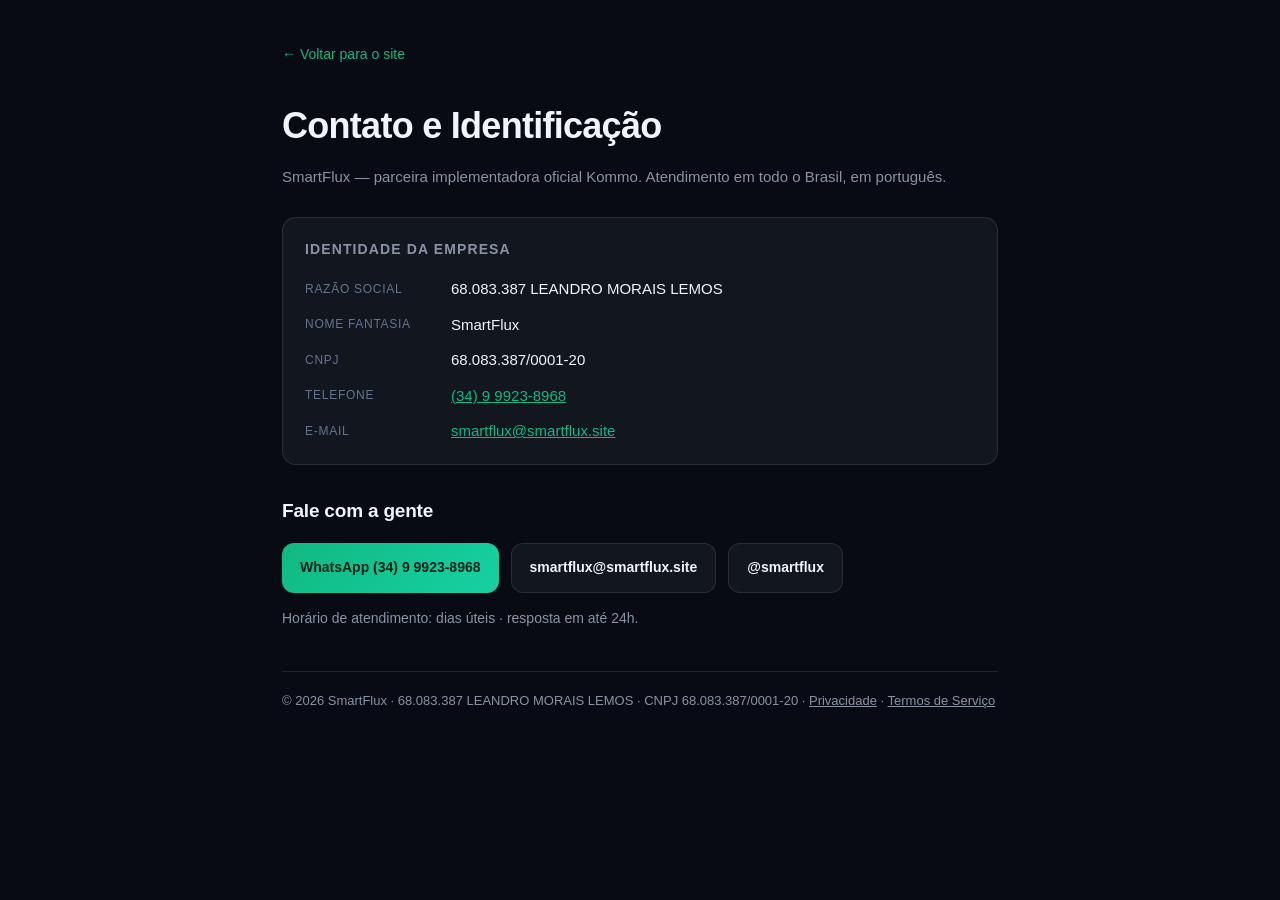
<file: contato.html>
<!doctype html>
<html lang="pt-BR">
<head>
<meta charset="utf-8">
<meta name="viewport" content="width=device-width,initial-scale=1">
<title>Contato e Identificação — SmartFlux</title>
<meta name="description" content="Contato e identificação da SmartFlux: 68.083.387 LEANDRO MORAIS LEMOS — CNPJ 68.083.387/0001-20. Telefone (34) 9 9923-8968 · smartflux@smartflux.site.">
<link rel="canonical" href="https://smartflux.site/contato.html">
<link rel="icon" type="image/png" href="logo-icon.png">
<script type="application/ld+json">
{
  "@context": "https://schema.org",
  "@type": "Organization",
  "name": "SmartFlux",
  "legalName": "68.083.387 LEANDRO MORAIS LEMOS",
  "url": "https://smartflux.site/",
  "logo": "https://smartflux.site/nova-logo.png",
  "taxID": "68.083.387/0001-20",
  "identifier": { "@type": "PropertyValue", "propertyID": "CNPJ", "value": "68.083.387/0001-20" },
  "telephone": "+55-34-99923-8968",
  "email": "smartflux@smartflux.site",
  "areaServed": "BR",
  "sameAs": ["https://instagram.com/smartflux"]
}
</script>
<style>
  :root{ --bg:#080b13; --panel:#11161f; --ink:#f1f4fa; --ink-2:#b9c2d2; --ink-3:#8a93a6; --ink-4:#66748f; --a:#10b981; --line:rgba(255,255,255,.1) }
  *{box-sizing:border-box;margin:0;padding:0}
  body{font-family:-apple-system,"Segoe UI",Roboto,Arial,sans-serif;background:var(--bg);color:var(--ink-2);line-height:1.7;-webkit-text-size-adjust:100%}
  .wrap{max-width:760px;margin:0 auto;padding:40px 22px 80px}
  a{color:var(--a)}
  .back{display:inline-flex;align-items:center;gap:6px;font-size:14px;margin-bottom:28px;text-decoration:none}
  h1{color:var(--ink);font-size:clamp(26px,5vw,36px);letter-spacing:-.02em;margin-bottom:6px}
  .sub{color:var(--ink-3);font-size:15px;margin-bottom:28px}
  h2{color:var(--ink);font-size:19px;margin:30px 0 8px;letter-spacing:-.01em}
  p{margin:8px 0}
  /* Identidade legal */
  .legal{background:var(--panel);border:1px solid var(--line);border-radius:14px;padding:20px 22px;margin:8px 0}
  .legal h2{margin-top:0;font-size:14px;text-transform:uppercase;letter-spacing:.08em;color:var(--ink-3)}
  .legal dl{display:grid;grid-template-columns:130px 1fr;gap:10px 16px;margin-top:14px;font-size:15px}
  .legal dt{color:var(--ink-4);font-size:12px;text-transform:uppercase;letter-spacing:.06em;align-self:center}
  .legal dd{color:var(--ink);margin:0}
  @media (max-width:520px){ .legal dl{grid-template-columns:1fr;gap:2px 0} .legal dt{margin-top:8px} }
  /* Botões de contato */
  .contact-row{display:flex;flex-wrap:wrap;gap:12px;margin-top:16px}
  .contact-btn{display:inline-flex;align-items:center;gap:9px;padding:12px 18px;border-radius:12px;border:1px solid var(--line);background:var(--panel);color:var(--ink);text-decoration:none;font-size:14px;font-weight:600;transition:border-color .2s,transform .2s}
  .contact-btn:hover{border-color:var(--a);transform:translateY(-2px)}
  .contact-btn.pri{background:linear-gradient(135deg,#10b981,#16d1a3);color:#03241b;border:none}
  footer{border-top:1px solid var(--line);margin-top:40px;padding-top:18px;font-size:13px;color:var(--ink-3)}
  footer a{color:var(--ink-3)}
  footer a:hover{color:var(--ink)}
</style>
</head>
<body>
<div class="wrap">
  <a class="back" href="index.html">← Voltar para o site</a>
  <h1>Contato e Identificação</h1>
  <p class="sub">SmartFlux — parceira implementadora oficial Kommo. Atendimento em todo o Brasil, em português.</p>

  <div class="legal">
    <h2>Identidade da empresa</h2>
    <dl>
      <dt>Razão Social</dt><dd>68.083.387 LEANDRO MORAIS LEMOS</dd>
      <dt>Nome fantasia</dt><dd>SmartFlux</dd>
      <dt>CNPJ</dt><dd>68.083.387/0001-20</dd>
      <dt>Telefone</dt><dd><a href="tel:+5534999238968">(34) 9 9923-8968</a></dd>
      <dt>E-mail</dt><dd><a href="mailto:smartflux@smartflux.site">smartflux@smartflux.site</a></dd>
    </dl>
  </div>

  <h2>Fale com a gente</h2>
  <div class="contact-row">
    <a class="contact-btn pri" href="https://wa.me/5534999238968" target="_blank" rel="noopener">WhatsApp (34) 9 9923-8968</a>
    <a class="contact-btn" href="mailto:smartflux@smartflux.site">smartflux@smartflux.site</a>
    <a class="contact-btn" href="https://instagram.com/smartflux" target="_blank" rel="noopener">@smartflux</a>
  </div>
  <p style="margin-top:14px;color:var(--ink-3);font-size:14px">Horário de atendimento: dias úteis · resposta em até 24h.</p>

  <footer>© <span id="y"></span> SmartFlux · 68.083.387 LEANDRO MORAIS LEMOS · CNPJ 68.083.387/0001-20 ·
  <a href="privacidade.html">Privacidade</a> · <a href="termos.html">Termos de Serviço</a></footer>
</div>
<script>document.getElementById('y').textContent=new Date().getFullYear();</script>
</body>
</html>
</file>
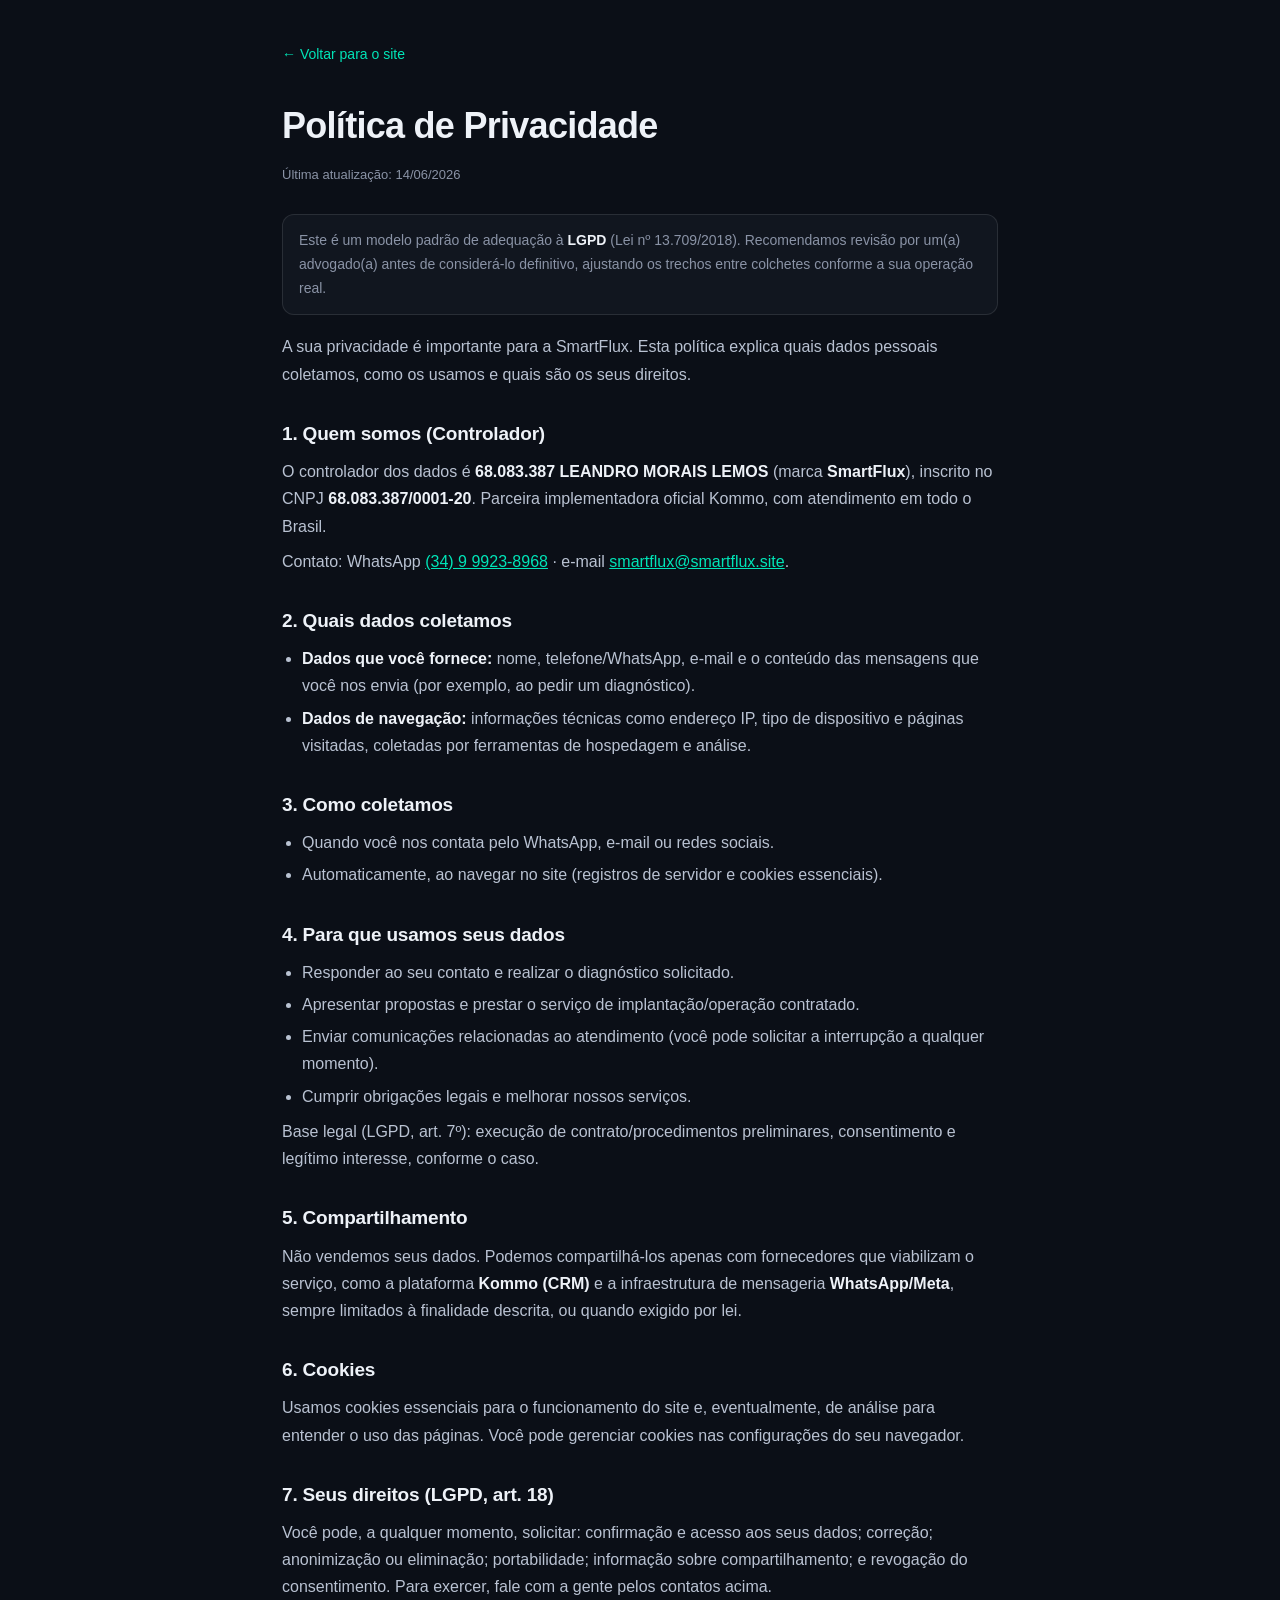
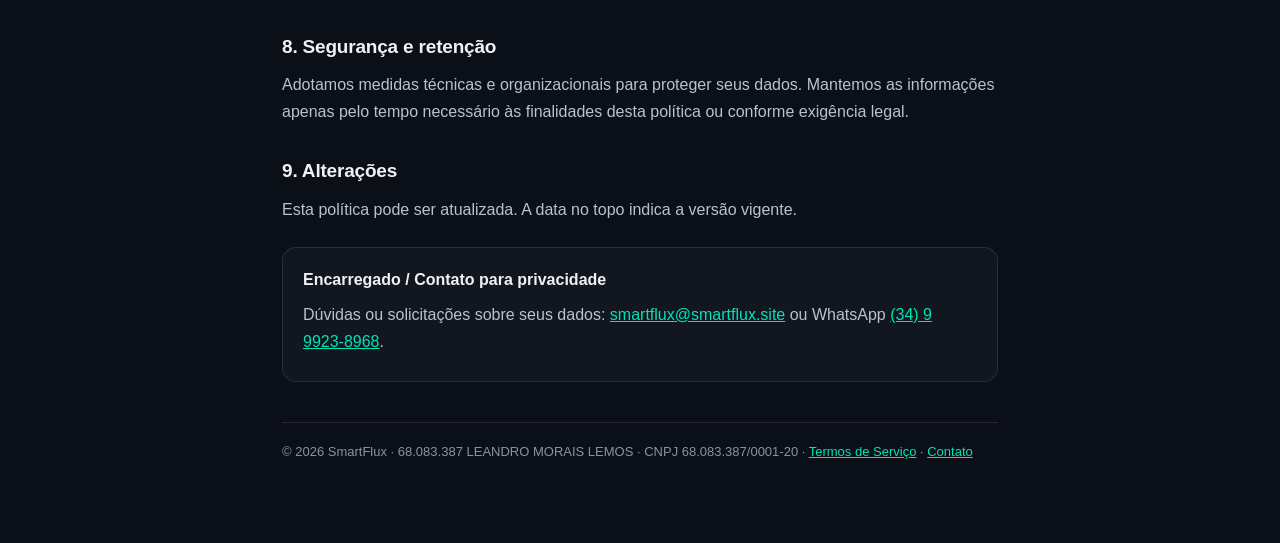
<file: privacidade.html>
<!doctype html>
<html lang="pt-BR">
<head>
<meta charset="utf-8">
<meta name="viewport" content="width=device-width,initial-scale=1">
<meta name="robots" content="noindex">
<title>Política de Privacidade — SmartFlux</title>
<link rel="icon" type="image/png" href="logo-icon.png">
<style>
  :root{ --bg:#0b0f17; --panel:#11161f; --ink:#eef2f8; --ink-2:#b9c2d2; --ink-3:#8a93a6; --a:#00e5b8; --line:rgba(255,255,255,.1) }
  *{box-sizing:border-box;margin:0;padding:0}
  body{font-family:-apple-system,"Segoe UI",Roboto,Arial,sans-serif;background:var(--bg);color:var(--ink-2);line-height:1.7;-webkit-text-size-adjust:100%}
  .wrap{max-width:760px;margin:0 auto;padding:40px 22px 80px}
  a{color:var(--a)}
  .back{display:inline-flex;align-items:center;gap:6px;font-size:14px;margin-bottom:28px;text-decoration:none}
  h1{color:var(--ink);font-size:clamp(26px,5vw,36px);letter-spacing:-.02em;margin-bottom:6px}
  .upd{color:var(--ink-3);font-size:13px;margin-bottom:28px}
  h2{color:var(--ink);font-size:19px;margin:30px 0 8px;letter-spacing:-.01em}
  p{margin:8px 0}
  ul{margin:8px 0 8px 20px}
  li{margin:5px 0}
  .note{background:var(--panel);border:1px solid var(--line);border-radius:12px;padding:14px 16px;font-size:14px;color:var(--ink-3);margin:18px 0}
  .card{background:var(--panel);border:1px solid var(--line);border-radius:14px;padding:18px 20px;margin-top:24px}
  strong{color:var(--ink)}
  footer{border-top:1px solid var(--line);margin-top:40px;padding-top:18px;font-size:13px;color:var(--ink-3)}
</style>
</head>
<body>
<div class="wrap">
  <a class="back" href="index.html">← Voltar para o site</a>
  <h1>Política de Privacidade</h1>
  <p class="upd">Última atualização: 14/06/2026</p>

  <div class="note">
    Este é um modelo padrão de adequação à <strong>LGPD</strong> (Lei nº 13.709/2018).
    Recomendamos revisão por um(a) advogado(a) antes de considerá-lo definitivo,
    ajustando os trechos entre colchetes conforme a sua operação real.
  </div>

  <p>A sua privacidade é importante para a SmartFlux. Esta política explica quais
  dados pessoais coletamos, como os usamos e quais são os seus direitos.</p>

  <h2>1. Quem somos (Controlador)</h2>
  <p>O controlador dos dados é <strong>68.083.387 LEANDRO MORAIS LEMOS</strong> (marca
  <strong>SmartFlux</strong>), inscrito no CNPJ <strong>68.083.387/0001-20</strong>.
  Parceira implementadora oficial Kommo, com atendimento em todo o Brasil.</p>
  <p>Contato: WhatsApp <a href="https://wa.me/5534999238968" target="_blank" rel="noopener">(34) 9 9923-8968</a>
  · e-mail <a href="mailto:smartflux@smartflux.site">smartflux@smartflux.site</a>.</p>

  <h2>2. Quais dados coletamos</h2>
  <ul>
    <li><strong>Dados que você fornece:</strong> nome, telefone/WhatsApp, e-mail e o conteúdo das mensagens que você nos envia (por exemplo, ao pedir um diagnóstico).</li>
    <li><strong>Dados de navegação:</strong> informações técnicas como endereço IP, tipo de dispositivo e páginas visitadas, coletadas por ferramentas de hospedagem e análise.</li>
  </ul>

  <h2>3. Como coletamos</h2>
  <ul>
    <li>Quando você nos contata pelo WhatsApp, e-mail ou redes sociais.</li>
    <li>Automaticamente, ao navegar no site (registros de servidor e cookies essenciais).</li>
  </ul>

  <h2>4. Para que usamos seus dados</h2>
  <ul>
    <li>Responder ao seu contato e realizar o diagnóstico solicitado.</li>
    <li>Apresentar propostas e prestar o serviço de implantação/operação contratado.</li>
    <li>Enviar comunicações relacionadas ao atendimento (você pode solicitar a interrupção a qualquer momento).</li>
    <li>Cumprir obrigações legais e melhorar nossos serviços.</li>
  </ul>
  <p>Base legal (LGPD, art. 7º): execução de contrato/procedimentos preliminares, consentimento e legítimo interesse, conforme o caso.</p>

  <h2>5. Compartilhamento</h2>
  <p>Não vendemos seus dados. Podemos compartilhá-los apenas com fornecedores que
  viabilizam o serviço, como a plataforma <strong>Kommo (CRM)</strong> e a infraestrutura
  de mensageria <strong>WhatsApp/Meta</strong>, sempre limitados à finalidade descrita,
  ou quando exigido por lei.</p>

  <h2>6. Cookies</h2>
  <p>Usamos cookies essenciais para o funcionamento do site e, eventualmente, de análise
  para entender o uso das páginas. Você pode gerenciar cookies nas configurações do seu navegador.</p>

  <h2>7. Seus direitos (LGPD, art. 18)</h2>
  <p>Você pode, a qualquer momento, solicitar: confirmação e acesso aos seus dados; correção;
  anonimização ou eliminação; portabilidade; informação sobre compartilhamento; e revogação do
  consentimento. Para exercer, fale com a gente pelos contatos acima.</p>

  <h2>8. Segurança e retenção</h2>
  <p>Adotamos medidas técnicas e organizacionais para proteger seus dados. Mantemos as
  informações apenas pelo tempo necessário às finalidades desta política ou conforme exigência legal.</p>

  <h2>9. Alterações</h2>
  <p>Esta política pode ser atualizada. A data no topo indica a versão vigente.</p>

  <div class="card">
    <strong>Encarregado / Contato para privacidade</strong>
    <p>Dúvidas ou solicitações sobre seus dados: <a href="mailto:smartflux@smartflux.site">smartflux@smartflux.site</a>
    ou WhatsApp <a href="https://wa.me/5534999238968" target="_blank" rel="noopener">(34) 9 9923-8968</a>.</p>
  </div>

  <footer>© <span id="y"></span> SmartFlux · 68.083.387 LEANDRO MORAIS LEMOS · CNPJ 68.083.387/0001-20 ·
  <a href="termos.html">Termos de Serviço</a> · <a href="contato.html">Contato</a></footer>
</div>
<script>document.getElementById('y').textContent=new Date().getFullYear();</script>
</body>
</html>
</file>
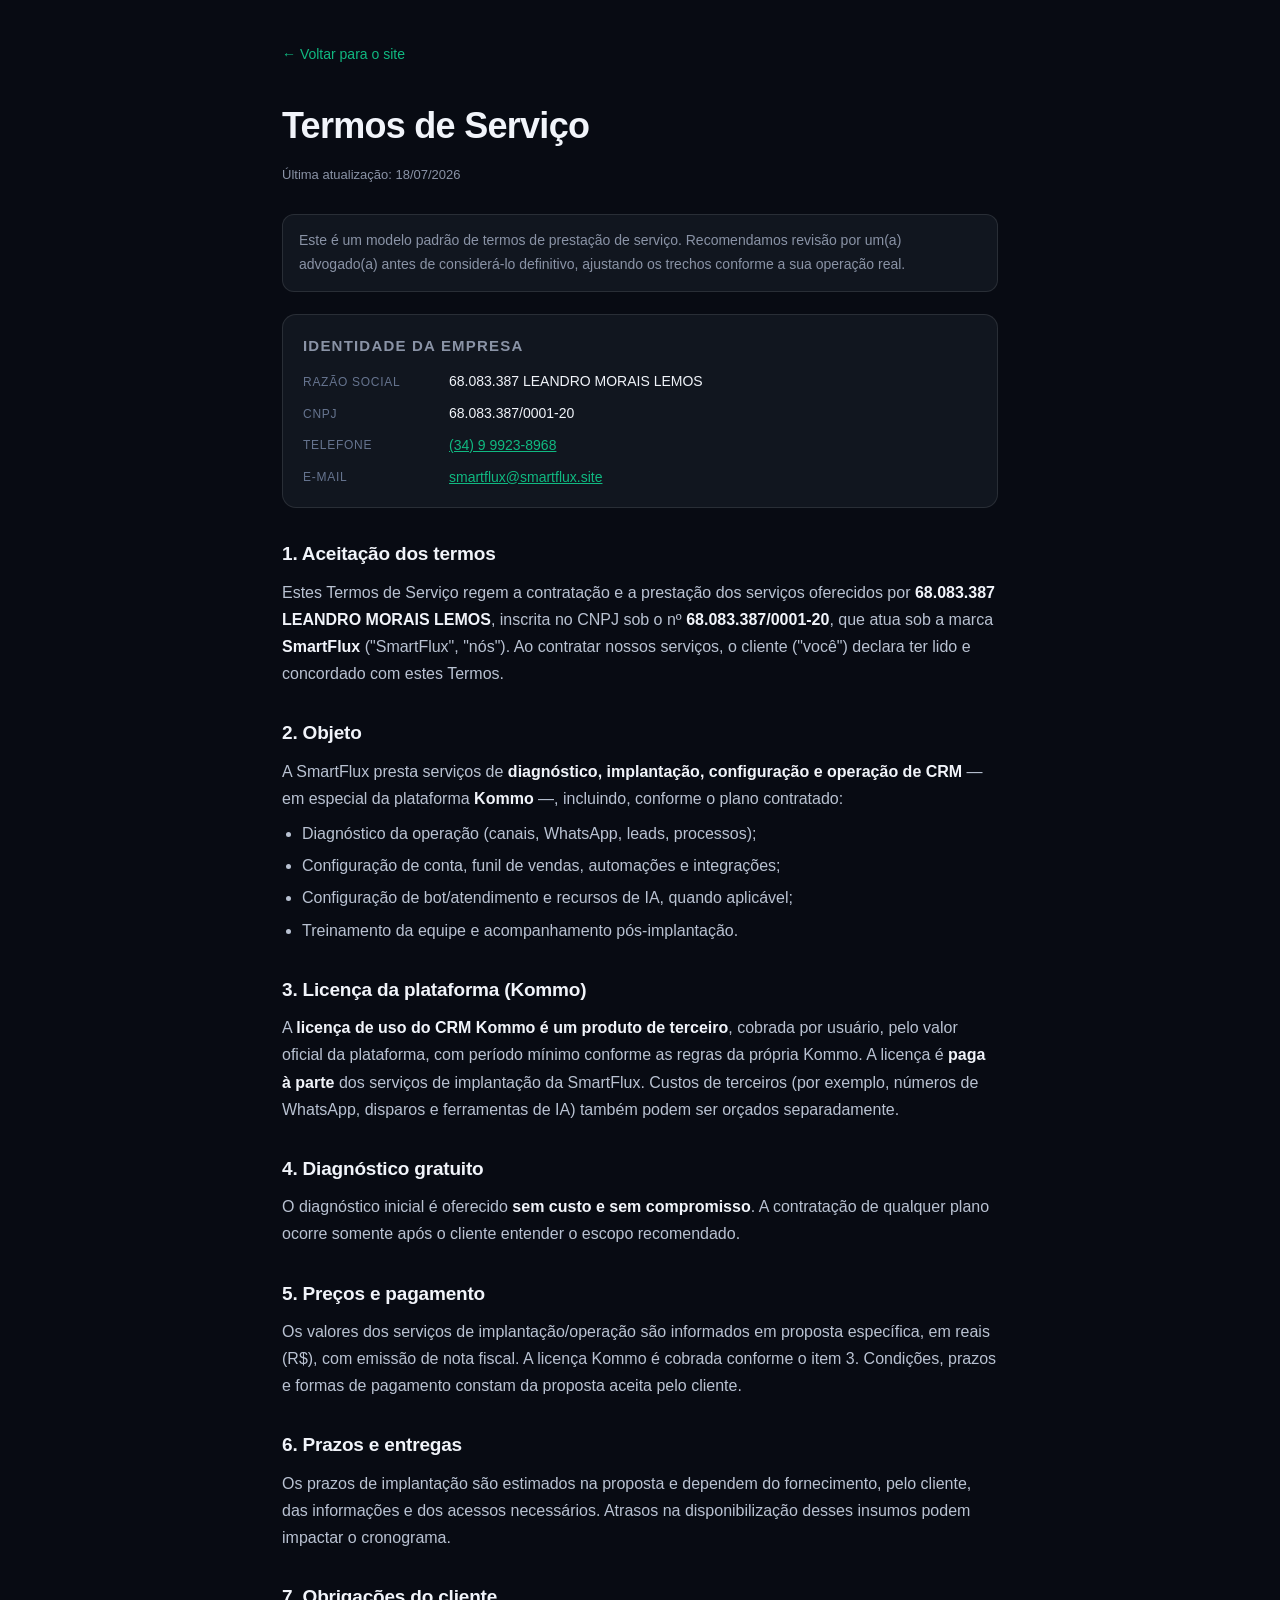
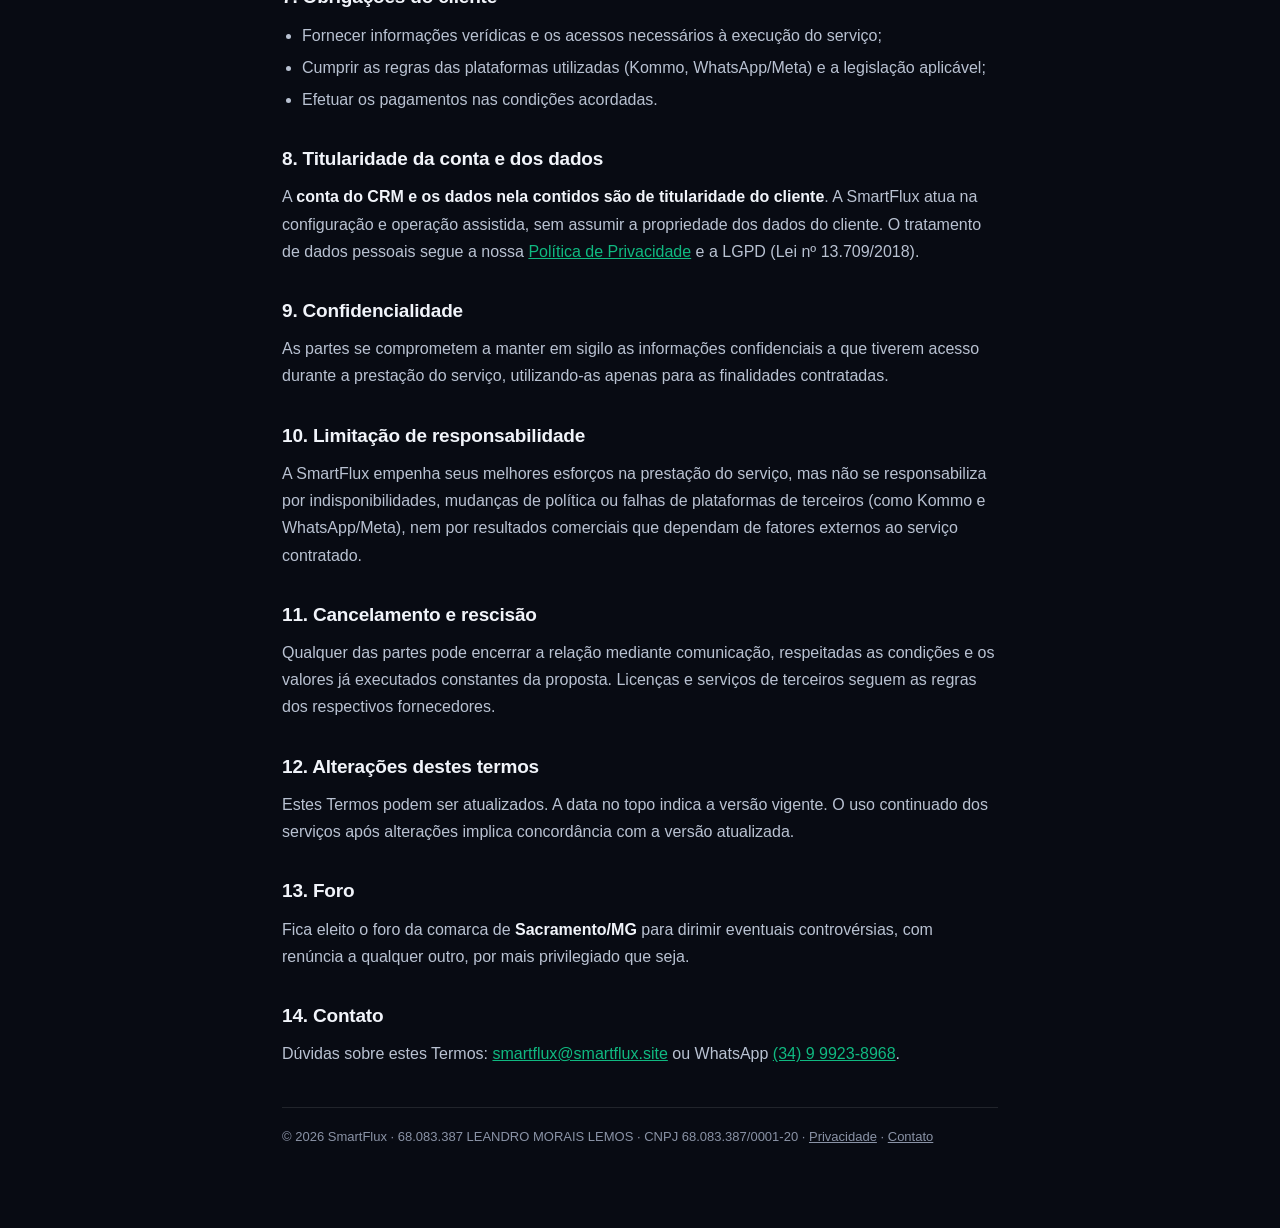
<file: termos.html>
<!doctype html>
<html lang="pt-BR">
<head>
<meta charset="utf-8">
<meta name="viewport" content="width=device-width,initial-scale=1">
<title>Termos de Serviço — SmartFlux</title>
<meta name="description" content="Termos de Serviço da SmartFlux (68.083.387 LEANDRO MORAIS LEMOS — CNPJ 68.083.387/0001-20): condições de prestação de serviço de diagnóstico, implantação e operação de CRM Kommo.">
<link rel="canonical" href="https://smartflux.site/termos.html">
<link rel="icon" type="image/png" href="logo-icon.png">
<style>
  :root{ --bg:#080b13; --panel:#11161f; --ink:#f1f4fa; --ink-2:#b9c2d2; --ink-3:#8a93a6; --ink-4:#66748f; --a:#10b981; --line:rgba(255,255,255,.1) }
  *{box-sizing:border-box;margin:0;padding:0}
  body{font-family:-apple-system,"Segoe UI",Roboto,Arial,sans-serif;background:var(--bg);color:var(--ink-2);line-height:1.7;-webkit-text-size-adjust:100%}
  .wrap{max-width:760px;margin:0 auto;padding:40px 22px 80px}
  a{color:var(--a)}
  .back{display:inline-flex;align-items:center;gap:6px;font-size:14px;margin-bottom:28px;text-decoration:none}
  h1{color:var(--ink);font-size:clamp(26px,5vw,36px);letter-spacing:-.02em;margin-bottom:6px}
  .upd{color:var(--ink-3);font-size:13px;margin-bottom:28px}
  h2{color:var(--ink);font-size:19px;margin:30px 0 8px;letter-spacing:-.01em}
  p{margin:8px 0}
  ul{margin:8px 0 8px 20px}
  li{margin:5px 0}
  .note{background:var(--panel);border:1px solid var(--line);border-radius:12px;padding:14px 16px;font-size:14px;color:var(--ink-3);margin:18px 0}
  strong{color:var(--ink)}
  /* Bloco de identidade legal (idêntico ao CNPJ — verificação Meta) */
  .legal{background:var(--panel);border:1px solid var(--line);border-radius:14px;padding:18px 20px;margin:22px 0 8px}
  .legal h2{margin-top:0;font-size:15px;text-transform:uppercase;letter-spacing:.08em;color:var(--ink-3)}
  .legal dl{display:grid;grid-template-columns:130px 1fr;gap:8px 16px;margin-top:12px;font-size:14px}
  .legal dt{color:var(--ink-4);font-size:12px;text-transform:uppercase;letter-spacing:.06em;align-self:center}
  .legal dd{color:var(--ink);margin:0}
  @media (max-width:520px){ .legal dl{grid-template-columns:1fr;gap:2px 0} .legal dt{margin-top:8px} }
  footer{border-top:1px solid var(--line);margin-top:40px;padding-top:18px;font-size:13px;color:var(--ink-3)}
  footer a{color:var(--ink-3)}
  footer a:hover{color:var(--ink)}
</style>
</head>
<body>
<div class="wrap">
  <a class="back" href="index.html">← Voltar para o site</a>
  <h1>Termos de Serviço</h1>
  <p class="upd">Última atualização: 18/07/2026</p>

  <div class="note">
    Este é um modelo padrão de termos de prestação de serviço. Recomendamos revisão
    por um(a) advogado(a) antes de considerá-lo definitivo, ajustando os trechos conforme
    a sua operação real.
  </div>

  <div class="legal">
    <h2>Identidade da empresa</h2>
    <dl>
      <dt>Razão Social</dt><dd>68.083.387 LEANDRO MORAIS LEMOS</dd>
      <dt>CNPJ</dt><dd>68.083.387/0001-20</dd>
      <dt>Telefone</dt><dd><a href="tel:+5534999238968">(34) 9 9923-8968</a></dd>
      <dt>E-mail</dt><dd><a href="mailto:smartflux@smartflux.site">smartflux@smartflux.site</a></dd>
    </dl>
  </div>

  <h2>1. Aceitação dos termos</h2>
  <p>Estes Termos de Serviço regem a contratação e a prestação dos serviços oferecidos por
  <strong>68.083.387 LEANDRO MORAIS LEMOS</strong>, inscrita no CNPJ sob o nº
  <strong>68.083.387/0001-20</strong>, que atua sob a marca <strong>SmartFlux</strong>
  ("SmartFlux", "nós"). Ao contratar nossos serviços, o cliente ("você") declara ter lido
  e concordado com estes Termos.</p>

  <h2>2. Objeto</h2>
  <p>A SmartFlux presta serviços de <strong>diagnóstico, implantação, configuração e
  operação de CRM</strong> — em especial da plataforma <strong>Kommo</strong> —, incluindo,
  conforme o plano contratado:</p>
  <ul>
    <li>Diagnóstico da operação (canais, WhatsApp, leads, processos);</li>
    <li>Configuração de conta, funil de vendas, automações e integrações;</li>
    <li>Configuração de bot/atendimento e recursos de IA, quando aplicável;</li>
    <li>Treinamento da equipe e acompanhamento pós-implantação.</li>
  </ul>

  <h2>3. Licença da plataforma (Kommo)</h2>
  <p>A <strong>licença de uso do CRM Kommo é um produto de terceiro</strong>, cobrada por usuário,
  pelo valor oficial da plataforma, com período mínimo conforme as regras da própria Kommo. A
  licença é <strong>paga à parte</strong> dos serviços de implantação da SmartFlux. Custos de
  terceiros (por exemplo, números de WhatsApp, disparos e ferramentas de IA) também podem ser
  orçados separadamente.</p>

  <h2>4. Diagnóstico gratuito</h2>
  <p>O diagnóstico inicial é oferecido <strong>sem custo e sem compromisso</strong>. A contratação
  de qualquer plano ocorre somente após o cliente entender o escopo recomendado.</p>

  <h2>5. Preços e pagamento</h2>
  <p>Os valores dos serviços de implantação/operação são informados em proposta específica, em
  reais (R$), com emissão de nota fiscal. A licença Kommo é cobrada conforme o item 3. Condições,
  prazos e formas de pagamento constam da proposta aceita pelo cliente.</p>

  <h2>6. Prazos e entregas</h2>
  <p>Os prazos de implantação são estimados na proposta e dependem do fornecimento, pelo cliente,
  das informações e dos acessos necessários. Atrasos na disponibilização desses insumos podem
  impactar o cronograma.</p>

  <h2>7. Obrigações do cliente</h2>
  <ul>
    <li>Fornecer informações verídicas e os acessos necessários à execução do serviço;</li>
    <li>Cumprir as regras das plataformas utilizadas (Kommo, WhatsApp/Meta) e a legislação aplicável;</li>
    <li>Efetuar os pagamentos nas condições acordadas.</li>
  </ul>

  <h2>8. Titularidade da conta e dos dados</h2>
  <p>A <strong>conta do CRM e os dados nela contidos são de titularidade do cliente</strong>. A
  SmartFlux atua na configuração e operação assistida, sem assumir a propriedade dos dados do
  cliente. O tratamento de dados pessoais segue a nossa
  <a href="privacidade.html">Política de Privacidade</a> e a LGPD (Lei nº 13.709/2018).</p>

  <h2>9. Confidencialidade</h2>
  <p>As partes se comprometem a manter em sigilo as informações confidenciais a que tiverem
  acesso durante a prestação do serviço, utilizando-as apenas para as finalidades contratadas.</p>

  <h2>10. Limitação de responsabilidade</h2>
  <p>A SmartFlux empenha seus melhores esforços na prestação do serviço, mas não se responsabiliza
  por indisponibilidades, mudanças de política ou falhas de plataformas de terceiros (como Kommo e
  WhatsApp/Meta), nem por resultados comerciais que dependam de fatores externos ao serviço contratado.</p>

  <h2>11. Cancelamento e rescisão</h2>
  <p>Qualquer das partes pode encerrar a relação mediante comunicação, respeitadas as condições e
  os valores já executados constantes da proposta. Licenças e serviços de terceiros seguem as
  regras dos respectivos fornecedores.</p>

  <h2>12. Alterações destes termos</h2>
  <p>Estes Termos podem ser atualizados. A data no topo indica a versão vigente. O uso continuado
  dos serviços após alterações implica concordância com a versão atualizada.</p>

  <h2>13. Foro</h2>
  <p>Fica eleito o foro da comarca de <strong>Sacramento/MG</strong> para dirimir eventuais
  controvérsias, com renúncia a qualquer outro, por mais privilegiado que seja.</p>

  <h2>14. Contato</h2>
  <p>Dúvidas sobre estes Termos: <a href="mailto:smartflux@smartflux.site">smartflux@smartflux.site</a>
  ou WhatsApp <a href="https://wa.me/5534999238968" target="_blank" rel="noopener">(34) 9 9923-8968</a>.</p>

  <footer>© <span id="y"></span> SmartFlux · 68.083.387 LEANDRO MORAIS LEMOS · CNPJ 68.083.387/0001-20 ·
  <a href="privacidade.html">Privacidade</a> · <a href="contato.html">Contato</a></footer>
</div>
<script>document.getElementById('y').textContent=new Date().getFullYear();</script>
</body>
</html>
</file>
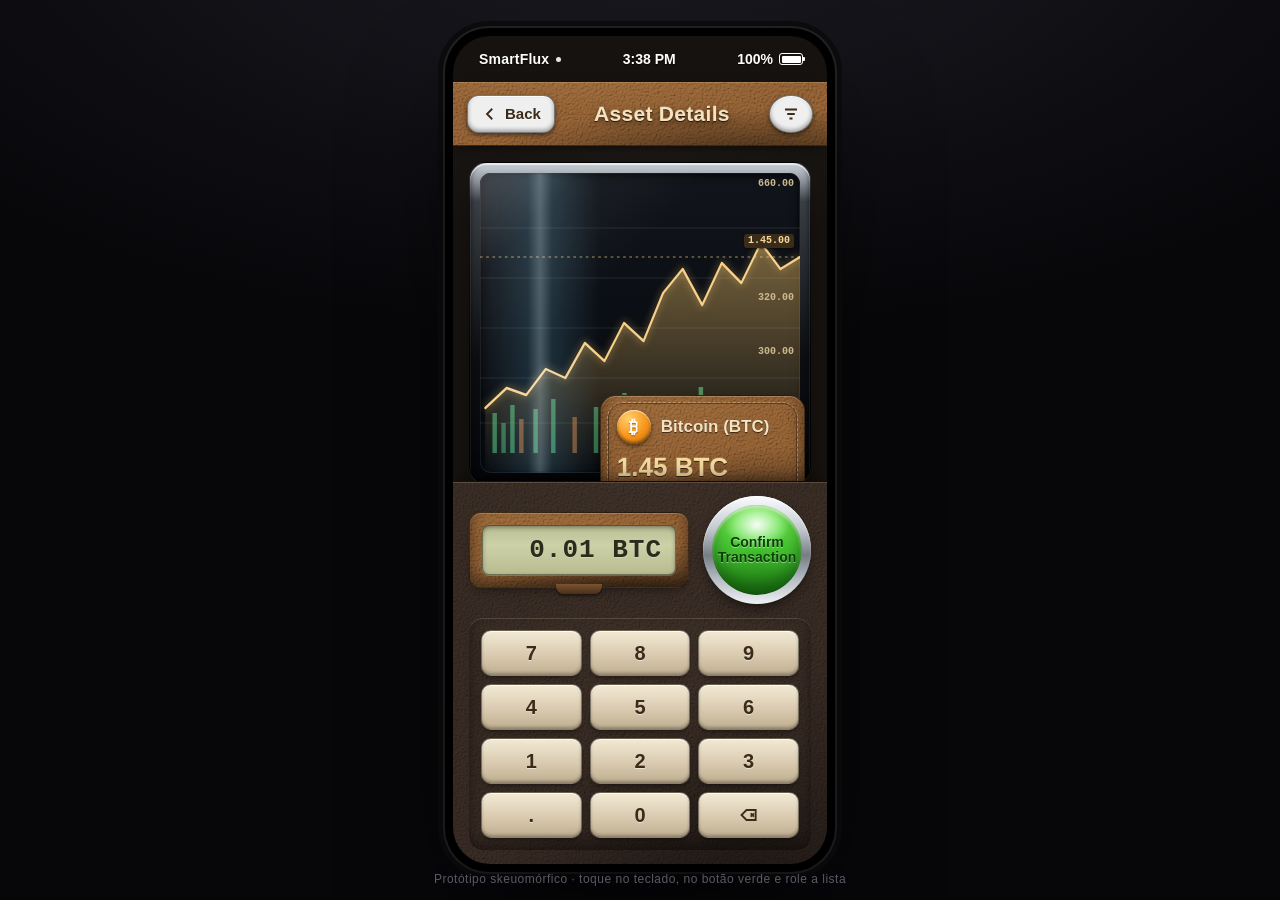
<file: prototipo/asset-details.html>
<!DOCTYPE html>
<html lang="pt-BR">
<head>
<meta charset="UTF-8">
<meta name="viewport" content="width=device-width, initial-scale=1, maximum-scale=1, user-scalable=no, viewport-fit=cover">
<title>SmartFlux — Asset Details (Protótipo Skeuomórfico)</title>
<style>
/* =================================================================
   SmartFlux — Protótipo Skeuomórfico (Asset Details) · CSS puro
   Texturas: gradientes + ruído SVG (data-uri). Sem assets externos.
   Micro-interações: botão press+ripple, teclas debossed, varredura
   de luz no gráfico, tilt 3D das linhas ao rolar, abertura "carteira".
   ================================================================= */
:root{
  --leather:#5d3a20;
  --leather-d:#2a1a0e;
  --gold:#f3d9a4;
  --gold-2:#caa970;
  --metal-lo:#6e7176;
  --metal-hi:#e9edf1;
  --green:#4cd238;
  --lcd:#c7cca6;
  --stitch: rgba(0,0,0,.45);
  --ink:#f3e7d2;
}
*{box-sizing:border-box;margin:0;padding:0;-webkit-tap-highlight-color:transparent}
html,body{height:100%}
body{
  font-family:-apple-system,"Helvetica Neue",Arial,sans-serif;
  background:#0a0a0c radial-gradient(120% 80% at 50% -10%, #1b1b22, #07070a 60%);
  display:flex;align-items:center;justify-content:center;
  min-height:100dvh;padding:24px;color:var(--ink);
  perspective:1800px;
}

/* ---- Ruído de couro reutilizável (SVG) ---- */
.leather{
  background-color:#6b4327;
  background-image:
    radial-gradient(130% 100% at 28% -5%, rgba(255,228,190,.22), transparent 55%),
    radial-gradient(125% 130% at 82% 120%, rgba(0,0,0,.55), transparent 60%),
    url("data:image/svg+xml,%3Csvg%20xmlns%3D%27http%3A%2F%2Fwww.w3.org%2F2000%2Fsvg%27%20width%3D%27300%27%20height%3D%27300%27%3E%3Cfilter%20id%3D%27L%27%3E%3CfeTurbulence%20type%3D%27fractalNoise%27%20baseFrequency%3D%270.5%200.58%27%20numOctaves%3D%273%27%20seed%3D%278%27%20result%3D%27n%27%2F%3E%3CfeDiffuseLighting%20in%3D%27n%27%20surfaceScale%3D%271.7%27%20diffuseConstant%3D%271.05%27%20lighting-color%3D%27%239a6638%27%20result%3D%27d%27%3E%3CfeDistantLight%20azimuth%3D%27228%27%20elevation%3D%2760%27%2F%3E%3C%2FfeDiffuseLighting%3E%3C%2Ffilter%3E%3Crect%20width%3D%27100%25%27%20height%3D%27100%25%27%20filter%3D%27url%28%23L%29%27%2F%3E%3C%2Fsvg%3E");
  background-size:auto,auto,300px 300px;
  background-blend-mode:soft-light,multiply,normal;
}
.leather-dark{
  background-color:#241c16;
  background-image:
    radial-gradient(130% 120% at 50% -10%, rgba(255,240,215,.10), transparent 55%),
    radial-gradient(120% 130% at 80% 120%, rgba(0,0,0,.5), transparent 60%),
    url("data:image/svg+xml,%3Csvg%20xmlns%3D%27http%3A%2F%2Fwww.w3.org%2F2000%2Fsvg%27%20width%3D%27300%27%20height%3D%27300%27%3E%3Cfilter%20id%3D%27L%27%3E%3CfeTurbulence%20type%3D%27fractalNoise%27%20baseFrequency%3D%270.55%200.65%27%20numOctaves%3D%273%27%20seed%3D%274%27%20result%3D%27n%27%2F%3E%3CfeDiffuseLighting%20in%3D%27n%27%20surfaceScale%3D%271.5%27%20diffuseConstant%3D%271.0%27%20lighting-color%3D%27%233a2f28%27%20result%3D%27d%27%3E%3CfeDistantLight%20azimuth%3D%27228%27%20elevation%3D%2758%27%2F%3E%3C%2FfeDiffuseLighting%3E%3C%2Ffilter%3E%3Crect%20width%3D%27100%25%27%20height%3D%27100%25%27%20filter%3D%27url%28%23L%29%27%2F%3E%3C%2Fsvg%3E");
  background-size:auto,auto,300px 300px;
  background-blend-mode:soft-light,multiply,normal;
}
/* costura pontilhada */
.stitched{position:relative}
.stitched::after{
  content:"";position:absolute;inset:6px;border-radius:inherit;
  border:1.5px dashed rgba(255,235,205,.35);
  box-shadow:inset 0 0 0 1px rgba(0,0,0,.35);
  pointer-events:none;
}

/* ---- metal escovado / cromo ---- */
.brushed{
  background:
    linear-gradient(180deg, rgba(255,255,255,.55), transparent 26%, rgba(0,0,0,.22) 100%),
    url("data:image/svg+xml,%3Csvg%20xmlns%3D%27http%3A%2F%2Fwww.w3.org%2F2000%2Fsvg%27%20width%3D%27240%27%20height%3D%2780%27%3E%3Cfilter%20id%3D%27M%27%3E%3CfeTurbulence%20type%3D%27turbulence%27%20baseFrequency%3D%270.008%200.6%27%20numOctaves%3D%272%27%20seed%3D%273%27%20result%3D%27n%27%2F%3E%3CfeColorMatrix%20in%3D%27n%27%20type%3D%27matrix%27%20values%3D%270%200%200%200%200%20%200%200%200%200%200%20%200%200%200%200%200%20%200%200%200%200.5%200%27%2F%3E%3C%2Ffilter%3E%3Crect%20width%3D%27100%25%27%20height%3D%27100%25%27%20fill%3D%27%23c8cdd3%27%2F%3E%3Crect%20width%3D%27100%25%27%20height%3D%27100%25%27%20filter%3D%27url%28%23M%29%27%20opacity%3D%270.5%27%2F%3E%3C%2Fsvg%3E"),
    linear-gradient(180deg,#eef1f4 0%,#c3c8ce 50%,#9aa0a7 100%);
  background-size:auto,240px 80px,auto;
  background-blend-mode:overlay,normal,normal;
}
.chrome{
  background:
    linear-gradient(180deg,#fafcff 0%,#c9ced5 20%,#7c828a 50%,#b7bdc4 78%,#f3f6f9 100%);
}

/* =====================  PHONE  ===================== */
.phone{
  position:relative;width:390px;height:844px;border-radius:44px;
  background:#000;padding:8px;flex:0 0 auto;
  box-shadow:0 60px 120px -30px rgba(0,0,0,.8), 0 0 0 2px #222, 0 0 0 7px #0c0c0e;
  transform-style:preserve-3d;
}
.screen{
  position:relative;width:100%;height:100%;border-radius:37px;overflow:hidden;
  display:flex;flex-direction:column;
  transform-origin:top center;
  background:#16120f;
}
/* abertura tipo carteira (folding out) */
@keyframes walletOpen{
  0%{transform:rotateX(-78deg);opacity:0;filter:brightness(.4)}
  60%{opacity:1}
  100%{transform:rotateX(0);opacity:1;filter:brightness(1)}
}
.screen.opening{animation:walletOpen 1.1s cubic-bezier(.22,1,.36,1) both}

/* ---- status bar ---- */
.statusbar{
  height:46px;flex:0 0 auto;display:flex;align-items:center;justify-content:space-between;
  padding:0 24px 0 26px;font-size:14px;font-weight:600;color:#fff;
  text-shadow:0 1px 1px rgba(0,0,0,.6);position:relative;z-index:5;
}
.statusbar .sb-left{display:flex;align-items:center;gap:7px;font-weight:700;letter-spacing:.2px}
.sb-dot{display:inline-block;width:5px;height:5px;border-radius:50%;background:#fff;opacity:.9}
.statusbar .sb-right{display:flex;align-items:center;gap:6px;font-weight:700}
.batt{width:24px;height:12px;border:1.5px solid #fff;border-radius:3px;position:relative;padding:1.5px}
.batt::after{content:"";position:absolute;right:-3px;top:3px;width:2px;height:4px;background:#fff;border-radius:0 1px 1px 0}
.batt i{display:block;height:100%;width:100%;background:#fff;border-radius:1px}

/* ---- nav bar (couro) ---- */
.navbar{
  flex:0 0 auto;height:64px;display:flex;align-items:center;justify-content:space-between;
  padding:0 14px;position:relative;z-index:4;
  border-bottom:1px solid rgba(0,0,0,.6);
  box-shadow:inset 0 1px 0 rgba(255,235,205,.18), 0 6px 14px -6px rgba(0,0,0,.7);
}
.navbar h1{
  font-size:21px;font-weight:800;letter-spacing:.3px;
  color:#f6e3bd;
  text-shadow:0 1px 0 rgba(0,0,0,.6), 0 -1px 0 rgba(255,240,210,.25), 0 2px 6px rgba(0,0,0,.5);
}
.nav-btn{
  height:38px;border-radius:12px;display:flex;align-items:center;gap:6px;
  padding:0 13px;color:#3a2a18;font-weight:800;font-size:15px;
  border:1px solid rgba(0,0,0,.5);
  box-shadow:inset 0 1px 0 rgba(255,255,255,.9), inset 0 -2px 4px rgba(0,0,0,.35), 0 2px 4px rgba(0,0,0,.5);
  cursor:pointer;transition:transform .08s, box-shadow .08s, filter .08s;text-shadow:0 1px 0 rgba(255,255,255,.4);
}
.nav-btn.icon{width:44px;justify-content:center;padding:0;border-radius:50%}
.nav-btn:active{transform:translateY(1px);box-shadow:inset 0 2px 5px rgba(0,0,0,.5), 0 1px 1px rgba(0,0,0,.4);filter:brightness(.95)}
.nav-btn svg{width:18px;height:18px;stroke:#3a2a18;stroke-width:2.4;fill:none}

/* ---- área de scroll ---- */
.scroll{
  flex:1 1 auto;overflow-y:auto;overflow-x:hidden;-webkit-overflow-scrolling:touch;
  padding:16px 16px 8px;display:flex;flex-direction:column;gap:16px;
  transform-style:preserve-3d;perspective:900px;
  background:
    radial-gradient(140% 60% at 50% 0%, rgba(255,255,255,.03), transparent 60%);
}
.scroll::-webkit-scrollbar{width:0}

/* =====================  CHART PANEL (vidro temperado)  ===================== */
.chart-wrap{position:relative;flex:0 0 auto}
.glass-panel{
  position:relative;border-radius:18px;padding:10px;
  background:linear-gradient(180deg,#cfd6dd,#8a9098 6%,#3a3f45 12%,#0c0e11 60%,#05060a);
  box-shadow:
    inset 0 2px 1px rgba(255,255,255,.7),
    inset 0 -3px 6px rgba(0,0,0,.7),
    0 1px 0 rgba(255,255,255,.15),
    0 14px 26px -10px rgba(0,0,0,.7);
  border:1px solid rgba(0,0,0,.7);
}
.glass-screen{
  position:relative;height:300px;border-radius:11px;overflow:hidden;
  background:linear-gradient(180deg,#11151b 0%,#0a0d12 55%,#070a0e 100%);
  box-shadow:inset 0 2px 10px rgba(0,0,0,.9), inset 0 0 0 1px rgba(120,140,160,.25);
}
.glass-screen svg{display:block;width:100%;height:100%}
/* reflexo de vidro */
.glass-screen .glare{
  position:absolute;inset:0;pointer-events:none;
  background:linear-gradient(135deg, rgba(255,255,255,.22) 0%, rgba(255,255,255,.05) 16%, transparent 38%);
  mix-blend-mode:screen;
}
/* luz de varredura percorrendo o gráfico */
.glass-screen .scan{
  position:absolute;top:0;bottom:0;width:120px;pointer-events:none;
  background:linear-gradient(90deg, transparent, rgba(120,210,255,.16) 40%, rgba(190,235,255,.35) 50%, rgba(120,210,255,.16) 60%, transparent);
  filter:blur(1px);mix-blend-mode:screen;
  animation:scan 3.8s linear infinite;
}
@keyframes scan{0%{left:-130px}100%{left:100%}}

/* ---- card BTC de couro sobreposto ---- */
.btc-card{
  position:absolute;right:6px;bottom:-30px;width:60%;border-radius:16px;
  padding:14px 16px;z-index:3;
  box-shadow:inset 0 1px 0 rgba(255,235,205,.25), inset 0 -8px 16px rgba(0,0,0,.5), 0 16px 26px -10px rgba(0,0,0,.7);
  border:1px solid rgba(0,0,0,.55);
}
.btc-card .row1{display:flex;align-items:center;gap:10px}
.coin{
  width:34px;height:34px;border-radius:50%;flex:0 0 auto;display:grid;place-items:center;
  background:radial-gradient(circle at 35% 25%, #ffcf6b, #f7931a 55%, #b9690a);
  box-shadow:inset 0 1px 1px rgba(255,255,255,.7), inset 0 -2px 3px rgba(0,0,0,.4), 0 2px 4px rgba(0,0,0,.5);
  color:#fff;font-weight:900;font-size:18px;text-shadow:0 1px 1px rgba(0,0,0,.4);
}
.btc-card .name{font-weight:800;font-size:17px;color:#f3e3c4;text-shadow:0 1px 1px rgba(0,0,0,.6)}
.btc-card .amt{margin-top:8px;font-size:26px;font-weight:900;color:#f6dca0;
  text-shadow:0 1px 0 rgba(0,0,0,.6),0 -1px 0 rgba(255,240,200,.2)}
.btc-card .usd{font-size:14px;color:#caa97a;text-shadow:0 1px 1px rgba(0,0,0,.5)}

/* =====================  TRANSACTION ROWS  ===================== */
.tx-list{display:flex;flex-direction:column;gap:14px;margin-top:34px}
.tx{
  position:relative;display:flex;align-items:center;gap:12px;border-radius:14px;
  padding:12px 12px;
  border:1px solid rgba(0,0,0,.55);
  box-shadow:inset 0 1px 0 rgba(255,235,205,.18), inset 0 -6px 12px rgba(0,0,0,.45), 0 8px 16px -8px rgba(0,0,0,.65);
  will-change:transform;transition:box-shadow .2s;
}
/* moldura de metal nas pontas */
.tx::before,.tx::after{
  content:"";position:absolute;top:6px;bottom:6px;width:10px;border-radius:4px;
  background:linear-gradient(180deg,#eef1f4,#aeb4ba 50%,#7e848b);
  box-shadow:inset 0 1px 0 #fff, inset 0 -1px 1px rgba(0,0,0,.4),0 1px 2px rgba(0,0,0,.5);
}
.tx::before{left:5px}.tx::after{right:5px}
.tx .tx-ico{
  width:40px;height:40px;border-radius:10px;flex:0 0 auto;display:grid;place-items:center;margin-left:8px;
  border:1px solid rgba(0,0,0,.5);
  box-shadow:inset 0 1px 0 rgba(255,235,205,.25), inset 0 -3px 6px rgba(0,0,0,.5);
}
.tx .tx-ico svg{width:20px;height:20px;stroke:#e9d6b3;stroke-width:1.9;fill:none}
.tx .tx-main{flex:1 1 auto;min-width:0}
.tx .tx-title{font-weight:800;font-size:15px;color:#f1e2c5;white-space:nowrap;overflow:hidden;text-overflow:ellipsis;text-shadow:0 1px 1px rgba(0,0,0,.6)}
.tx .tx-date{font-size:12px;color:#b59a72;margin-top:2px;text-shadow:0 1px 1px rgba(0,0,0,.5)}
.tx .tx-amt{font-weight:900;font-size:16px;margin-right:10px;white-space:nowrap}
.tx .pos{color:#7ee06a;text-shadow:0 1px 2px rgba(0,40,0,.6)}
.tx .neg{color:#ff7a6b;text-shadow:0 1px 2px rgba(60,0,0,.6)}
.tx .neu{color:#f0d9a6}

/* =====================  BOTTOM DOCK  ===================== */
.dock{
  flex:0 0 auto;position:relative;z-index:4;padding:14px 16px calc(14px + env(safe-area-inset-bottom));
  border-top:1px solid rgba(0,0,0,.6);
  box-shadow:inset 0 1px 0 rgba(255,235,205,.16), 0 -8px 18px -8px rgba(0,0,0,.7);
}
.dock-top{display:flex;align-items:center;gap:14px}
/* bolso de couro com LCD */
.wallet-pocket{
  flex:1 1 auto;border-radius:12px;padding:12px;position:relative;
  border:1px solid rgba(0,0,0,.55);
  box-shadow:inset 0 1px 0 rgba(255,235,205,.22), inset 0 -8px 16px rgba(0,0,0,.5), 0 6px 12px -6px rgba(0,0,0,.6);
}
.lcd{
  border-radius:7px;padding:10px 14px;text-align:right;
  background:linear-gradient(180deg,#b9bd92,#cdd1a8 40%,#b7bb8e);
  box-shadow:inset 0 2px 5px rgba(0,0,0,.45), inset 0 0 0 1px rgba(0,0,0,.35), 0 1px 0 rgba(255,255,255,.2);
  font-family:"Courier New",monospace;font-weight:700;font-size:26px;color:#2a2c1c;letter-spacing:1px;
  text-shadow:0 1px 0 rgba(255,255,255,.25);
}
.wallet-flap{
  position:absolute;left:50%;transform:translateX(-50%);bottom:-7px;width:46px;height:10px;border-radius:0 0 8px 8px;
  background:linear-gradient(180deg,#7a5230,#4a2f18);box-shadow:0 2px 3px rgba(0,0,0,.5);
}

/* botão verde de vidro */
.confirm{
  flex:0 0 auto;width:108px;height:108px;border-radius:50%;position:relative;cursor:pointer;
  border:none;background:transparent;perspective:400px;
}
.confirm .ring{
  position:absolute;inset:0;border-radius:50%;
  background:linear-gradient(180deg,#fafcff,#c5cad1 30%,#777d85 55%,#b9bfc6 78%,#eef1f4);
  box-shadow:0 6px 14px -4px rgba(0,0,0,.7), inset 0 1px 1px rgba(255,255,255,.9);
}
.confirm .glass{
  position:absolute;inset:9px;border-radius:50%;overflow:hidden;
  background:
    radial-gradient(60% 45% at 50% 22%, rgba(255,255,255,.95), rgba(190,255,180,.5) 40%, transparent 60%),
    radial-gradient(120% 120% at 50% 120%, #1f7d12, transparent 60%),
    linear-gradient(180deg,#7bea54 0%,#46c531 45%,#2c9a1f 100%);
  box-shadow:
    inset 0 2px 3px rgba(255,255,255,.7),
    inset 0 -10px 18px rgba(0,40,0,.55),
    inset 0 0 0 1px rgba(0,60,0,.4);
  display:grid;place-items:center;text-align:center;
  transition:transform .12s cubic-bezier(.4,0,.2,1), box-shadow .12s;
}
.confirm .glass span{
  font-weight:800;font-size:14px;line-height:1.1;color:#0e3f08;
  text-shadow:0 1px 0 rgba(255,255,255,.45);z-index:2;
}
.confirm:active .glass{
  transform:translateY(4px) scale(.97);
  box-shadow:inset 0 4px 8px rgba(0,40,0,.6), inset 0 -4px 8px rgba(0,30,0,.5), inset 0 0 0 1px rgba(0,60,0,.5);
}
/* ripple líquido dentro do vidro */
.ripple{
  position:absolute;border-radius:50%;pointer-events:none;
  background:radial-gradient(circle, rgba(255,255,255,.85), rgba(190,255,180,.4) 40%, transparent 70%);
  transform:translate(-50%,-50%) scale(0);animation:ripple .7s ease-out forwards;mix-blend-mode:screen;
}
@keyframes ripple{to{transform:translate(-50%,-50%) scale(7);opacity:0}}

/* =====================  KEYPAD (calculadora física)  ===================== */
.keypad{
  margin-top:14px;display:grid;grid-template-columns:repeat(3,1fr);gap:8px;
  padding:12px;border-radius:14px;
  box-shadow:inset 0 1px 0 rgba(255,235,205,.16), inset 0 -6px 14px rgba(0,0,0,.45);
}
.key{
  height:46px;border-radius:10px;font-size:20px;font-weight:800;color:#3a2c18;cursor:pointer;
  border:1px solid rgba(0,0,0,.45);user-select:none;
  background:linear-gradient(180deg,#f3ead4,#d9cab0 55%,#bfae90);
  box-shadow:inset 0 1px 0 rgba(255,255,255,.85), inset 0 -2px 3px rgba(0,0,0,.25), 0 3px 5px -2px rgba(0,0,0,.5);
  display:grid;place-items:center;transition:transform .06s, box-shadow .06s, filter .06s;
  text-shadow:0 1px 0 rgba(255,255,255,.5);
}
.key.wide{grid-column:span 1}
.key.pressed,.key:active{
  transform:translateY(2px);
  box-shadow:inset 0 3px 6px rgba(0,0,0,.5), inset 0 -1px 0 rgba(255,255,255,.3);
  filter:brightness(.93);
}
.key svg{width:20px;height:20px;stroke:#3a2c18;stroke-width:2.2;fill:none}

/* desktop hint */
.hint{position:fixed;left:0;right:0;bottom:14px;text-align:center;color:#5a5a66;font-size:12px;letter-spacing:.5px}
@media (max-width:440px){
  body{padding:0}
  .phone{width:100vw;height:100dvh;border-radius:0;padding:0;box-shadow:none}
  .screen{border-radius:0}
  .hint{display:none}
}
@media (prefers-reduced-motion:reduce){
  .screen.opening{animation:none}
  .glass-screen .scan{animation:none;opacity:0}
}
</style>
</head>
<body>
<div class="phone">
  <div class="screen leather-dark opening" id="screen">

    <!-- STATUS BAR -->
    <div class="statusbar">
      <div class="sb-left">SmartFlux <span class="sb-dot"></span></div>
      <div style="font-weight:800">3:38 PM</div>
      <div class="sb-right">100% <span class="batt"><i></i></span></div>
    </div>

    <!-- NAV BAR -->
    <div class="navbar leather">
      <button class="nav-btn" id="backBtn">
        <svg viewBox="0 0 24 24"><path d="M15 5l-7 7 7 7"/></svg> Back
      </button>
      <h1>Asset Details</h1>
      <button class="nav-btn icon" id="filterBtn" aria-label="Filtrar">
        <svg viewBox="0 0 24 24"><path d="M4 6h16M7 12h10M10 18h4"/></svg>
      </button>
    </div>

    <!-- SCROLL AREA -->
    <div class="scroll" id="scroll">

      <!-- CHART -->
      <div class="chart-wrap">
        <div class="glass-panel">
          <div class="glass-screen">
            <svg viewBox="0 0 360 300" preserveAspectRatio="none">
              <!-- grid -->
              <g stroke="rgba(150,170,190,.16)" stroke-width="1">
                <line x1="0" y1="55" x2="360" y2="55"/>
                <line x1="0" y1="105" x2="360" y2="105"/>
                <line x1="0" y1="155" x2="360" y2="155"/>
                <line x1="0" y1="205" x2="360" y2="205"/>
                <line x1="0" y1="250" x2="360" y2="250"/>
              </g>
              <!-- volume bars -->
              <g>
                <rect x="14" y="240" width="5" height="40" fill="#3aa06a" opacity=".7"/>
                <rect x="24" y="250" width="5" height="30" fill="#3aa06a" opacity=".6"/>
                <rect x="34" y="232" width="5" height="48" fill="#3aa06a" opacity=".7"/>
                <rect x="44" y="246" width="5" height="34" fill="#b06a3a" opacity=".6"/>
                <rect x="60" y="236" width="5" height="44" fill="#3aa06a" opacity=".7"/>
                <rect x="80" y="226" width="5" height="54" fill="#3aa06a" opacity=".7"/>
                <rect x="104" y="244" width="5" height="36" fill="#b06a3a" opacity=".6"/>
                <rect x="128" y="234" width="5" height="46" fill="#3aa06a" opacity=".7"/>
                <rect x="160" y="220" width="5" height="60" fill="#3aa06a" opacity=".75"/>
                <rect x="188" y="240" width="5" height="40" fill="#b06a3a" opacity=".6"/>
                <rect x="214" y="228" width="5" height="52" fill="#3aa06a" opacity=".7"/>
                <rect x="246" y="214" width="5" height="66" fill="#3aa06a" opacity=".8"/>
                <rect x="276" y="236" width="5" height="44" fill="#b06a3a" opacity=".6"/>
                <rect x="300" y="222" width="5" height="58" fill="#3aa06a" opacity=".75"/>
                <rect x="330" y="232" width="5" height="48" fill="#3aa06a" opacity=".7"/>
              </g>
              <!-- area + line -->
              <defs>
                <linearGradient id="fill" x1="0" y1="0" x2="0" y2="1">
                  <stop offset="0" stop-color="#f7c66a" stop-opacity=".45"/>
                  <stop offset="1" stop-color="#f7c66a" stop-opacity="0"/>
                </linearGradient>
              </defs>
              <path d="M6 235 L30 215 L52 222 L74 196 L96 205 L118 170 L140 188 L162 150 L184 168 L206 120 L228 96 L250 132 L272 90 L294 110 L316 70 L338 96 L360 84 L360 300 L6 300 Z" fill="url(#fill)"/>
              <polyline points="6,235 30,215 52,222 74,196 96,205 118,170 140,188 162,150 184,168 206,120 228,96 250,132 272,90 294,110 316,70 338,96 360,84"
                fill="none" stroke="#f7d08a" stroke-width="2.4" stroke-linejoin="round" stroke-linecap="round"
                style="filter:drop-shadow(0 0 4px rgba(247,200,110,.6))"/>
              <!-- linha tracejada do preço atual -->
              <line x1="0" y1="84" x2="360" y2="84" stroke="#f7d08a" stroke-width="1" stroke-dasharray="3 4" opacity=".7"/>
            </svg>
            <!-- y labels -->
            <div style="position:absolute;right:6px;top:6px;display:flex;flex-direction:column;justify-content:space-between;height:calc(100% - 12px);font:600 10px/1 'Courier New',monospace;color:#cdb98e;text-align:right">
              <span>660.00</span><span style="background:#3a2c18;color:#f6d79f;padding:2px 4px;border-radius:3px;align-self:flex-end;box-shadow:0 1px 2px rgba(0,0,0,.5)">1.45.00</span><span>320.00</span><span>300.00</span><span>240.00</span><span>140.00</span>
            </div>
            <div class="glare"></div>
            <div class="scan"></div>
          </div>
        </div>

        <!-- BTC leather card -->
        <div class="btc-card leather stitched">
          <div class="row1">
            <div class="coin">₿</div>
            <div class="name">Bitcoin (BTC)</div>
          </div>
          <div class="amt">1.45 BTC</div>
          <div class="usd">($94,250.00)</div>
        </div>
      </div>

      <!-- TRANSACTIONS -->
      <div class="tx-list">
        <div class="tx leather tilt">
          <div class="tx-ico leather-dark"><svg viewBox="0 0 24 24"><path d="M3 7h14a2 2 0 0 1 2 2v7a2 2 0 0 1-2 2H5a2 2 0 0 1-2-2V7z"/><path d="M16 12h3"/></svg></div>
          <div class="tx-main">
            <div class="tx-title">Sent BTC to Wallet…</div>
            <div class="tx-date">Sep 12, 2023, 12:30 AM</div>
          </div>
          <div class="tx-amt neg">-0.1 BTC</div>
        </div>
        <div class="tx leather tilt">
          <div class="tx-ico leather-dark"><svg viewBox="0 0 24 24"><path d="M4 9h12l-3-3M20 15H8l3 3"/></svg></div>
          <div class="tx-main">
            <div class="tx-title">Received BTC from Exchange…</div>
            <div class="tx-date">Apr. 12, 2023, 13:00 PM</div>
          </div>
          <div class="tx-amt pos">+0.5 BTC</div>
        </div>
        <div class="tx leather tilt">
          <div class="tx-ico leather-dark"><svg viewBox="0 0 24 24"><path d="M12 4v12m0 0l-4-4m4 4l4-4M5 20h14"/></svg></div>
          <div class="tx-main">
            <div class="tx-title">Staked BTC…</div>
            <div class="tx-date">Sep 12, 2023, 10:00 PM</div>
          </div>
          <div class="tx-amt pos">0.05 BTC</div>
        </div>
      </div>
    </div>

    <!-- BOTTOM DOCK -->
    <div class="dock leather-dark">
      <div class="dock-top">
        <div class="wallet-pocket leather">
          <div class="lcd" id="lcd">0.01 BTC</div>
          <div class="wallet-flap"></div>
        </div>
        <button class="confirm" id="confirm" aria-label="Confirm Transaction">
          <span class="ring"></span>
          <span class="glass"><span>Confirm<br>Transaction</span></span>
        </button>
      </div>

      <!-- KEYPAD -->
      <div class="keypad leather-dark" id="keypad">
        <div class="key" data-k="7">7</div><div class="key" data-k="8">8</div><div class="key" data-k="9">9</div>
        <div class="key" data-k="4">4</div><div class="key" data-k="5">5</div><div class="key" data-k="6">6</div>
        <div class="key" data-k="1">1</div><div class="key" data-k="2">2</div><div class="key" data-k="3">3</div>
        <div class="key" data-k=".">.</div><div class="key" data-k="0">0</div>
        <div class="key" data-k="del" aria-label="Apagar"><svg viewBox="0 0 24 24"><path d="M9 6h11v12H9l-6-6 6-6z"/><path d="M14 10l4 4M18 10l-4 4"/></svg></div>
      </div>
    </div>

  </div>
</div>
<div class="hint">Protótipo skeuomórfico · toque no teclado, no botão verde e role a lista</div>

<script>
(function(){
  /* ---- abertura "carteira" só uma vez ---- */
  var screen=document.getElementById('screen');
  screen.addEventListener('animationend',function(){screen.classList.remove('opening');},{once:true});

  /* ---- LCD + keypad (calculadora) ---- */
  var lcd=document.getElementById('lcd');
  var val='0.01';
  function render(){ lcd.textContent=(val===''?'0':val)+' BTC'; }
  document.getElementById('keypad').addEventListener('pointerdown',function(e){
    var k=e.target.closest('.key'); if(!k) return;
    k.classList.add('pressed');
    var key=k.getAttribute('data-k');
    if(key==='del'){ val=val.slice(0,-1); }
    else if(key==='.'){ if(!val.includes('.')) val=(val===''?'0':val)+'.'; }
    else { if(val==='0') val=key; else if(val.replace('.','').length<8) val+=key; }
    render();
    if(navigator.vibrate) navigator.vibrate(8);
  });
  document.getElementById('keypad').addEventListener('pointerup',function(e){
    var k=e.target.closest('.key'); if(k) k.classList.remove('pressed');
  });
  document.getElementById('keypad').addEventListener('pointerleave',function(e){
    var k=e.target.closest('.key'); if(k) k.classList.remove('pressed');
  },true);

  /* ---- botão confirmar: ripple líquido ---- */
  var confirm=document.getElementById('confirm');
  var glass=confirm.querySelector('.glass');
  confirm.addEventListener('pointerdown',function(e){
    var r=glass.getBoundingClientRect();
    var rip=document.createElement('span');
    rip.className='ripple';
    var size=Math.max(r.width,r.height);
    rip.style.width=rip.style.height=size+'px';
    rip.style.left=((e.clientX||r.left+r.width/2)-r.left)+'px';
    rip.style.top=((e.clientY||r.top+r.height/2)-r.top)+'px';
    glass.appendChild(rip);
    setTimeout(function(){rip.remove();},700);
    if(navigator.vibrate) navigator.vibrate(14);
  });

  /* ---- tilt 3D das linhas conforme rolam ---- */
  var scroll=document.getElementById('scroll');
  var rows=[].slice.call(document.querySelectorAll('.tilt'));
  function tilt(){
    var vh=scroll.clientHeight, mid=scroll.getBoundingClientRect().top+vh/2;
    rows.forEach(function(row){
      var r=row.getBoundingClientRect();
      var c=r.top+r.height/2;
      var d=Math.max(-1,Math.min(1,(c-mid)/(vh/2)));
      var rx=(-d*10).toFixed(2);
      row.style.transform='perspective(900px) rotateX('+rx+'deg) translateZ(0)';
    });
  }
  scroll.addEventListener('scroll',function(){window.requestAnimationFrame(tilt);},{passive:true});
  tilt();

  /* feedback simples nos botões de nav */
  ['backBtn','filterBtn'].forEach(function(id){
    var b=document.getElementById(id);
    b&&b.addEventListener('click',function(){ if(navigator.vibrate) navigator.vibrate(10); });
  });
})();
</script>
</body>
</html>
</file>
<file: assets/css/v2-core.css>
/* ================================================================
   SmartFlux v2 — Core Foundation
   Typography · Layout · Nav · Buttons · Footer
   ================================================================ */

:root {
  /* Palette — Dark Premium (navy slate + acento único esmeralda/teal).
     Base navy da família slate-900 para ar mais "premium coeso". */
  --bg: #080b13;
  --bg-2: #0c111d;
  --bg-3: #111827;
  --ink: #f1f4fa;
  --ink-2: #b6c0d4;
  /* Contraste AA garantido mesmo sobre superfícies de vidro (UI/UX Pro Max §1):
     ink-3 ~5.4:1 e ink-4 ~3.8:1 sobre o fundo translúcido dos cards. */
  --ink-3: #808ea9;
  --ink-4: #66748f;
  --line: rgba(255,255,255,.06);
  --line-2: rgba(255,255,255,.12);
  --surface: rgba(255,255,255,.03);
  --surface-2: rgba(255,255,255,.055);
  --surface-3: rgba(255,255,255,.08);

  /* Acento único, coeso na família esmeralda→teal (sem salto pro violeta).
     a1 = âncora (botões/links), a2/a3 = variações próximas para gradientes. */
  --a1: #10b981;
  --a2: #16d1a3;
  --a3: #2dd4bf;
  --accent-ink: #03241b;

  /* Type */
  --f-sans: 'Geist', ui-sans-serif, system-ui, -apple-system, sans-serif;
  --f-mono: 'Geist Mono', ui-monospace, SFMono-Regular, Menlo, monospace;
  --f-display: 'Instrument Serif', Georgia, serif;

  /* Geometry */
  --r-sm: 10px;
  --r-md: 14px;
  --r-lg: 20px;
  --r-xl: 24px;
  --r-2xl: 32px;
  --max: 1240px;
  /* Ritmo vertical mais enxuto p/ dinâmica (UI/UX Pro Max §6 whitespace-balance). */
  --pad-section: 108px;

  /* Motion */
  --ease: cubic-bezier(.16, 1, .3, 1);
  --spring: cubic-bezier(.34, 1.56, .64, 1);
  --smooth: cubic-bezier(.4, 0, .2, 1);
}

/* Accent themes */
[data-accent="cyan"]    { --a1:#00e5b8; --a2:#37d3ff; --a3:#7c5cff; --accent-ink:#04221b }
[data-accent="emerald"] { --a1:#3ee083; --a2:#7cf2c0; --a3:#37d3ff; --accent-ink:#062314 }
[data-accent="amber"]   { --a1:#ffcc66; --a2:#ff9a55; --a3:#ff6b6b; --accent-ink:#241704 }
[data-accent="violet"]  { --a1:#b794ff; --a2:#7c5cff; --a3:#37d3ff; --accent-ink:#1a0a3a }

[data-density="compact"]     { --pad-section: 88px }
[data-density="comfortable"] { --pad-section: 128px }
[data-density="spacious"]    { --pad-section: 168px }

/* ===== RESET ===== */
*, *::before, *::after { box-sizing: border-box; margin: 0; padding: 0 }
html { scroll-behavior: smooth; -webkit-text-size-adjust: 100%; overflow-x: hidden; max-width: 100%; }
body {
  color: var(--ink);
  font-family: var(--f-sans);
  font-feature-settings: "ss01", "cv11";
  background: var(--bg);
  -webkit-font-smoothing: antialiased;
  text-rendering: optimizeLegibility;
  overflow-x: hidden;
  line-height: 1.55;
}
a { color: inherit; text-decoration: none }
button { font: inherit; color: inherit; background: none; border: 0; cursor: pointer }
img, svg { display: block; max-width: 100% }
ul, ol { list-style: none }

.container {
  max-width: var(--max);
  margin: 0 auto;
  padding: 0 28px;
  position: relative;
  z-index: 2;
}
.skip-link {
  position: absolute; left: 16px; top: -80px;
  background: var(--ink); color: var(--bg);
  padding: 12px 16px; border-radius: 12px;
  font-weight: 700; z-index: 1000; transition: .2s;
}
.skip-link:focus { top: 16px }

/* Foco de teclado visível (acessibilidade — UI/UX Pro Max §1 focus-states).
   :focus-visible só aparece na navegação por teclado, não atrapalha o mouse. */
a:focus-visible,
button:focus-visible,
summary:focus-visible,
input:focus-visible,
textarea:focus-visible,
[tabindex]:focus-visible {
  outline: 2px solid var(--a1);
  outline-offset: 2px;
}

/* ===== TYPOGRAPHY ===== */
h1, h2, h3, h4 {
  font-family: var(--f-sans);
  font-weight: 700;
  letter-spacing: -0.045em;
  line-height: 1.0;
}
h1 {
  font-size: clamp(48px, 7.5vw, 100px);
  font-weight: 700;
  letter-spacing: -0.05em;
  line-height: 0.95;
}
h2 {
  font-size: clamp(36px, 5vw, 68px);
  letter-spacing: -0.04em;
  line-height: 1.02;
  /* Subtle engraved relief — keeps section titles consistent with the hero */
  text-shadow:
    0 -1px 0 rgba(255,255,255,.10),
    0 1px 0 rgba(0,0,0,.45),
    0 2px 1px rgba(0,0,0,.35),
    0 8px 22px rgba(0,0,0,.4);
}
h3 {
  font-size: clamp(22px, 2.4vw, 30px);
  letter-spacing: -0.03em;
}
p { margin: 0; color: var(--ink-2) }

.serif {
  font-family: var(--f-display);
  font-weight: 400;
  font-style: italic;
  letter-spacing: -0.02em;
}
[data-serif="false"] .serif {
  font-family: var(--f-sans);
  font-style: normal;
  font-weight: 700;
}
.mono { font-family: var(--f-mono); font-feature-settings: "ss01" }

.eyebrow {
  display: inline-flex;
  align-items: center;
  gap: 10px;
  font-family: var(--f-mono);
  font-size: 11.5px;
  font-weight: 500;
  color: var(--a1);
  text-transform: uppercase;
  letter-spacing: .16em;
}
.eyebrow::before {
  content: "";
  width: 6px; height: 6px;
  border-radius: 50%;
  background: var(--a1);
  box-shadow: 0 0 0 4px color-mix(in oklab, var(--a1) 18%, transparent);
}

.gradient-text {
  background: linear-gradient(105deg, var(--a1) 0%, var(--a2) 45%, var(--a3) 100%);
  -webkit-background-clip: text;
  background-clip: text;
  color: transparent;
  background-size: 200% 100%;
  animation: gradShift 6s ease-in-out infinite;
}
@keyframes gradShift {
  0%, 100% { background-position: 0% 50% }
  50% { background-position: 100% 50% }
}

/* ===== BUTTONS ===== */
.btn {
  position: relative;
  display: inline-flex;
  align-items: center;
  justify-content: center;
  gap: 10px;
  height: 54px;
  padding: 0 28px;
  border-radius: 999px;
  font-family: var(--f-sans);
  font-size: 14.5px;
  font-weight: 600;
  letter-spacing: -0.01em;
  white-space: nowrap;
  cursor: pointer;
  transition: transform .4s var(--ease), box-shadow .4s var(--ease), background .3s;
  will-change: transform;
  isolation: isolate;
  overflow: hidden;
}
.btn--primary {
  background: linear-gradient(135deg, var(--a1) 0%, var(--a2) 100%);
  color: var(--accent-ink);
  box-shadow:
    0 1px 0 rgba(255,255,255,.3) inset,
    0 0 0 1px rgba(255,255,255,.1) inset,
    0 6px 16px -3px color-mix(in oklab, var(--a1) 50%, transparent),
    0 24px 56px -14px color-mix(in oklab, var(--a1) 40%, transparent);
  text-shadow: 0 1px 2px rgba(0,0,0,.15);
}
.btn--primary::before {
  content: "";
  position: absolute;
  inset: 0;
  border-radius: inherit;
  background: linear-gradient(135deg, rgba(255,255,255,.25), transparent 50%);
  opacity: 0;
  transition: opacity .3s;
}
.btn--primary:hover {
  transform: translateY(-4px) scale(1.03);
  box-shadow:
    0 1px 0 rgba(255,255,255,.35) inset,
    0 0 0 1px rgba(255,255,255,.15) inset,
    0 10px 28px -4px color-mix(in oklab, var(--a1) 60%, transparent),
    0 40px 80px -16px color-mix(in oklab, var(--a1) 50%, transparent),
    0 0 60px -8px color-mix(in oklab, var(--a1) 30%, transparent);
}
.btn--primary:hover::before { opacity: 1 }
.btn--primary:active { transform: translateY(-1px) scale(.99) }

.btn--ghost {
  background: var(--surface);
  color: var(--ink);
  border: 1px solid var(--line-2);
  backdrop-filter: blur(16px);
  -webkit-backdrop-filter: blur(16px);
}
.btn--ghost:hover {
  background: var(--surface-2);
  border-color: rgba(255,255,255,.2);
  transform: translateY(-3px);
}
.btn--sm { height: 44px; padding: 0 20px; font-size: 13.5px }
.btn .arrow {
  width: 16px; height: 16px;
  transition: transform .4s var(--spring);
}
.btn:hover .arrow { transform: translateX(5px) }

/* Hero CTAs pulse */
.hero .btn--primary,
.cta-final .btn--primary,
a.mobile-cta {
  animation: ctaPulse 4s ease-in-out infinite;
}
@keyframes ctaPulse {
  0%, 100% {
    box-shadow:
      0 1px 0 rgba(255,255,255,.25) inset,
      0 4px 12px -2px color-mix(in oklab, var(--a1) 40%, transparent),
      0 20px 50px -12px color-mix(in oklab, var(--a1) 35%, transparent);
  }
  50% {
    box-shadow:
      0 1px 0 rgba(255,255,255,.35) inset,
      0 8px 24px -2px color-mix(in oklab, var(--a1) 55%, transparent),
      0 32px 70px -8px color-mix(in oklab, var(--a1) 45%, transparent);
  }
}

/* ===== NAV ===== */
.nav {
  position: sticky;
  top: 0;
  z-index: 50;
  background: color-mix(in oklab, var(--bg) 65%, transparent);
  backdrop-filter: saturate(180%) blur(20px);
  -webkit-backdrop-filter: saturate(180%) blur(20px);
  border-bottom: 1px solid transparent;
  transition: border-color .4s, background .4s;
}
.nav.scrolled {
  border-bottom-color: var(--line);
  background: color-mix(in oklab, var(--bg) 80%, transparent);
}
.nav-inner {
  height: 72px;
  display: flex;
  align-items: center;
  justify-content: space-between;
  gap: 24px;
}
.brand {
  display: flex;
  align-items: center;
  gap: 12px;
  min-width: 0;
}
.brand-logo-full {
  height: 54px;
  width: auto;
  max-width: 260px;
  object-fit: contain;
  object-position: left center;
}
.brand-logo-wrap {
  width: 42px; height: 42px;
  border-radius: 12px;
  display: grid;
  place-items: center;
  flex: 0 0 auto;
  overflow: hidden;
  background: #0a1028;
  border: 1px solid rgba(255,255,255,.08);
  box-shadow: 0 4px 16px -6px rgba(0,0,0,.5);
  position: relative;
}
.brand-logo-wrap::before { display: none }
.brand-logo {
  width: 100%; height: 100%;
  object-fit: contain;
  object-position: center;
  border-radius: 10px;
  position: relative;
  z-index: 1;
  background: transparent;
}
.brand-name {
  display: block;
  font-weight: 700;
  font-size: 17px;
  letter-spacing: -0.025em;
  line-height: 1;
}
.brand-sub {
  font-family: var(--f-mono);
  font-size: 10px;
  color: var(--ink-3);
  text-transform: uppercase;
  letter-spacing: .14em;
  margin-top: 3px;
}
.nav-links { display: flex; gap: 6px }
.nav-links a {
  font-size: 13.5px;
  color: var(--ink-3);
  padding: 8px 14px;
  border-radius: 99px;
  transition: color .25s, background .25s;
  font-weight: 500;
}
.nav-links a:hover {
  color: var(--ink);
  background: var(--surface-2);
}

/* Hamburger */
.nav-hamburger {
  display: none;
  width: 40px; height: 40px;
  border-radius: 10px;
  border: 1px solid var(--line);
  background: var(--surface);
  align-items: center;
  justify-content: center;
  flex-direction: column;
  gap: 5.5px;
  flex-shrink: 0;
  transition: .3s var(--ease);
}
.nav-hamburger span {
  display: block;
  width: 18px; height: 1.5px;
  background: var(--ink-2);
  border-radius: 99px;
  transition: transform .3s var(--ease), opacity .3s;
  transform-origin: center;
}
.nav-hamburger.active { background: var(--surface-2); border-color: var(--line-2) }
.nav-hamburger.active span:nth-child(1) { transform: translateY(7px) rotate(45deg) }
.nav-hamburger.active span:nth-child(2) { opacity: 0; transform: scaleX(0) }
.nav-hamburger.active span:nth-child(3) { transform: translateY(-7px) rotate(-45deg) }

/* Mobile nav */
.nav-mobile {
  display: flex;
  position: fixed;
  inset: 72px 0 0 0;
  z-index: 49;
  background: color-mix(in oklab, var(--bg) 96%, transparent);
  backdrop-filter: saturate(180%) blur(28px);
  -webkit-backdrop-filter: saturate(180%) blur(28px);
  padding: 32px 24px;
  flex-direction: column;
  gap: 8px;
  pointer-events: none;
  opacity: 0;
  visibility: hidden;
  transform: translateY(-16px);
  transition: opacity .35s var(--ease), transform .35s var(--ease), visibility 0s .35s;
}
.nav-mobile.open {
  pointer-events: all;
  opacity: 1;
  visibility: visible;
  transform: none;
  transition: opacity .35s var(--ease), transform .35s var(--ease), visibility 0s 0s;
}
.nav-mobile a {
  font-size: 22px;
  font-weight: 600;
  letter-spacing: -0.03em;
  padding: 14px 20px;
  border-radius: var(--r-lg);
  color: var(--ink-2);
  transition: .2s;
  border: 1px solid transparent;
}
.nav-mobile a:hover { color: var(--ink); background: var(--surface); border-color: var(--line) }
.nav-mobile .btn {
  margin-top: 16px;
  width: 100%;
  justify-content: center;
  font-size: 16px;
}
body.menu-open { overflow: hidden }

/* ===== FOOTER ===== */
footer {
  padding: 72px 0 40px;
  border-top: 1px solid var(--line);
  position: relative;
  z-index: 2;
}
.foot-grid {
  display: grid;
  grid-template-columns: 1.5fr 1fr 1fr 1fr;
  gap: 36px;
  margin-bottom: 48px;
}
.foot-grid h4 {
  font-family: var(--f-mono);
  font-size: 11px;
  font-weight: 500;
  text-transform: uppercase;
  letter-spacing: .12em;
  color: var(--ink-4);
  margin-bottom: 14px;
}
.foot-grid ul { display: flex; flex-direction: column; gap: 8px }
.foot-grid a { font-size: 14px; color: var(--ink-2); transition: color .2s }
.foot-grid a:hover { color: var(--ink) }
.sr-only {
  position: absolute; width: 1px; height: 1px; padding: 0; margin: -1px;
  overflow: hidden; clip: rect(0,0,0,0); white-space: nowrap; border: 0;
}
.foot-social { display: flex; align-items: center; gap: 12px }
.foot-social-btn {
  display: inline-flex; align-items: center; justify-content: center;
  width: 44px; height: 44px;
  border-radius: 12px;
  background: var(--surface);
  border: 1px solid var(--line);
  transition: transform .2s var(--ease), border-color .2s, background .2s;
}
.foot-social-btn:hover {
  transform: translateY(-2px);
  border-color: var(--line-2);
  background: color-mix(in oklab, var(--surface) 70%, #fff 6%);
}
.foot-social-btn .foot-ico { width: 22px; height: 22px; display: block }
.foot-grid p {
  font-size: 14px;
  color: var(--ink-3);
  line-height: 1.6;
  max-width: 36ch;
  margin-top: 14px;
}
.foot-badge { margin-top: 16px }
.foot-kommo-badge {
  height: 30px;
  width: auto;
  border-radius: 7px;
  opacity: .7;
  transition: opacity .25s;
}
.foot-kommo-badge:hover { opacity: 1 }
/* Identidade legal da empresa — dados idênticos ao CNPJ (verificação Meta) */
.foot-legal {
  margin-top: 40px;
  padding-top: 28px;
  border-top: 1px solid var(--line);
}
.foot-legal h4 {
  font-size: 12px;
  font-family: var(--f-mono);
  text-transform: uppercase;
  letter-spacing: .12em;
  color: var(--ink-3);
  margin-bottom: 16px;
}
.foot-legal-grid {
  display: grid;
  grid-template-columns: repeat(2, minmax(0, 1fr));
  gap: 14px 32px;
  font-style: normal;
}
.foot-legal-item { display: flex; flex-direction: column; gap: 3px }
.foot-legal-item--wide { grid-column: 1 / -1 }
.foot-legal-k {
  font-size: 11px;
  font-family: var(--f-mono);
  text-transform: uppercase;
  letter-spacing: .08em;
  color: var(--ink-4);
}
.foot-legal-v { font-size: 14px; color: var(--ink-2); line-height: 1.5 }
.foot-legal-v a { color: var(--a1) }
.foot-legal-v a:hover { color: var(--ink) }

.foot-base {
  margin-top: 28px;
  padding-top: 24px;
  border-top: 1px solid var(--line);
  display: flex;
  justify-content: space-between;
  align-items: center;
  flex-wrap: wrap;
  gap: 16px;
  font-family: var(--f-mono);
  font-size: 11px;
  color: var(--ink-4);
  text-transform: uppercase;
  letter-spacing: .1em;
}
.foot-legal-links { text-transform: none; letter-spacing: 0; font-family: var(--f-sans); font-size: 12.5px }
.foot-legal-links a { color: var(--ink-3); transition: color .2s }
.foot-legal-links a:hover { color: var(--ink) }

/* Mobile floating CTA */
.mobile-cta {
  display: none;
  position: fixed;
  left: 16px; right: 16px;
  /* Respeita a barra de gestos/notch (safe-area — UI/UX Pro Max §5). */
  bottom: calc(16px + env(safe-area-inset-bottom, 0px));
  z-index: 60;
  box-shadow: 0 16px 48px rgba(0,0,0,.6), 0 0 0 1px rgba(255,255,255,.05);
  /* Escondido até o hero sair da tela, pra não competir com os botões
     do próprio hero (revelado via .revealed pelo v2-engine.js). */
  transform: translateY(160%);
  opacity: 0;
  pointer-events: none;
  transition: transform .45s var(--ease), opacity .3s;
}
.mobile-cta.revealed { transform: none; opacity: 1; pointer-events: auto; }

/* Scroll progress */
#scroll-progress {
  position: fixed;
  top: 0; left: 0;
  z-index: 200;
  height: 2px;
  width: 0%;
  background: linear-gradient(90deg, var(--a1), var(--a2), var(--a3));
  box-shadow: 0 0 12px color-mix(in oklab, var(--a1) 60%, transparent);
  pointer-events: none;
  border-radius: 0 99px 99px 0;
  transition: width .08s linear;
}

/* ===== SECTIONS (base) ===== */
section {
  padding: var(--pad-section) 0;
  position: relative;
  z-index: 2;
}
.section-head {
  max-width: 780px;
  margin: 0 auto 56px;
  text-align: center;
}
.section-head h2 {
  margin: 16px 0 18px;
  text-wrap: balance;
}
.section-head p {
  font-size: clamp(16px, 1.3vw, 18px);
  color: var(--ink-3);
  max-width: 58ch;
  margin: 0 auto;
  line-height: 1.6;
}

/* ===== RESPONSIVE ===== */
@media (max-width: 1100px) {
  .nav-links { display: none }
  .nav-hamburger { display: flex }
  .foot-grid { grid-template-columns: 1fr 1fr }
}
@media (max-width: 720px) {
  :root { --pad-section: 72px; --r-2xl: 24px; --r-xl: 20px }
  .container { padding: 0 20px }
  .mobile-cta { display: flex }
  .foot-grid { grid-template-columns: 1fr }
  footer { padding-bottom: 100px }
  .brand-logo-full { height: 40px; max-width: 180px; }
}

/* ===== MOBILE OPTIMIZATIONS ===== */
@media (max-width: 480px) {
  :root { --pad-section: 56px; }
  .container { padding: 0 16px; }
  .section-head { margin-bottom: 44px; }
  .section-head p { font-size: 14.5px; }
  h2 { font-size: clamp(26px, 7.5vw, 36px); }
  h3 { font-size: clamp(17px, 4.5vw, 22px); }
  .eyebrow { font-size: 10.5px; letter-spacing: .13em; }
  .btn { height: 50px; padding: 0 22px; font-size: 14px; }
  .btn--sm { height: 42px; padding: 0 18px; }
  .actions { gap: 10px; }
  .foot-grid { grid-template-columns: 1fr; gap: 24px; }
  .foot-legal-grid { grid-template-columns: 1fr; }
  .foot-base { flex-direction: column; text-align: center; gap: 8px; }
  .nav-mobile { padding: 20px 16px; }
  .nav-mobile a { font-size: 18px; padding: 12px 16px; min-height: 48px; display: flex; align-items: center; }
  .nav-inner { height: 60px; }
}

/* Touch targets — ensure all tappable elements hit 44px minimum */
@media (max-width: 1100px) {
  .nav-mobile a { min-height: 48px; display: flex; align-items: center; }
}
</file>
<file: assets/css/v2-sections.css>
/* ================================================================
   SmartFlux v2 — Sections
   Hero · Stage · Pain · Method · Results · Pricing · FAQ · CTA
   ================================================================ */

/* ===== HERO ===== */
.hero {
  position: relative;
  padding: 72px 0 100px;
  min-height: calc(100dvh - 72px);
  display: flex;
  align-items: center;
}
.hero-grid {
  display: grid;
  grid-template-columns: 1fr;
  gap: 56px;
  width: 100%;
}

/* Trust row */
/* Linha de badges do hero — os dois pills lado a lado, MESMA altura
   (align-items: stretch) e quebrando juntos no mobile, sem corte. */
.hero-badges {
  display: flex;
  flex-wrap: wrap;
  align-items: stretch;
  gap: 12px;
  margin-bottom: 24px;
}
.hero-trust-row {
  display: inline-flex;
  align-items: center;
  gap: 16px;
  flex-wrap: wrap;
  padding: 10px 18px;
  border-radius: 99px;
  background: var(--surface);
  border: 1px solid var(--line);
  font-size: 12.5px;
  font-weight: 500;
  color: var(--ink-2);
}
.hero-badge { display: inline-flex; align-items: center; gap: 7px }
.hero-badge--img { background: none; border: none; padding: 0; line-height: 0 }
.kommo-partner-badge {
  height: 34px; width: auto;
  border-radius: 8px;
  box-shadow: 0 0 0 1px rgba(255,255,255,.07), 0 4px 16px -4px rgba(14,1,66,.4);
  transition: transform .3s var(--ease), box-shadow .3s;
}
.hero-badge--img:hover .kommo-partner-badge {
  transform: scale(1.06);
  box-shadow: 0 0 0 1px rgba(255,255,255,.16), 0 8px 28px -4px rgba(14,1,66,.6);
}
.hero-divider { width: 1px; height: 14px; background: var(--line-2); flex-shrink: 0 }
.hero-stat {
  display: inline-flex; align-items: center; gap: 7px;
  font-size: 12px; color: var(--ink-3);
}
.hero-stat-num { font-weight: 700; color: var(--ink); font-family: var(--f-mono) }
.hero-stat-dot {
  width: 6px; height: 6px; border-radius: 50%; flex-shrink: 0;
  background: var(--a1);
  box-shadow: 0 0 0 4px color-mix(in oklab, var(--a1) 18%, transparent);
  animation: pulse 2.5s ease-in-out infinite;
}
@keyframes pulse { 0%, 100% { opacity: 1 } 50% { opacity: .35 } }

/* Hero tag — pill com a MESMA espessura da hero-trust-row (mesmo padding
   vertical + align-items: stretch no container garantem altura idêntica). */
.hero-tag {
  display: inline-flex;
  align-items: center;
  gap: 10px;
  padding: 10px 16px;
  border-radius: 99px;
  background: var(--surface);
  border: 1px solid var(--line);
  font-size: 12.5px;
  color: var(--ink-2);
  font-weight: 500;
}
.hero-tag .pill {
  padding: 4px 10px;
  border-radius: 99px;
  background: color-mix(in oklab, var(--a1) 16%, transparent);
  color: var(--a1);
  font-size: 11px;
  font-weight: 600;
  font-family: var(--f-mono);
  text-transform: uppercase;
  letter-spacing: .08em;
}
.hero-tag .dot {
  width: 6px; height: 6px;
  border-radius: 50%;
  background: var(--a1);
  box-shadow: 0 0 0 4px color-mix(in oklab, var(--a1) 18%, transparent);
  animation: pulse 2.5s ease-in-out infinite;
}

/* Hero title — glassmorphism frosted panel */
.hero h1 {
  position: relative;
  box-sizing: content-box;
  width: fit-content;
  max-width: 16ch;
  margin-left: -22px;
  padding: 28px 38px 32px;
  border-radius: 28px;
  /* Frosted glass: translucent fill + backdrop blur */
  background: linear-gradient(135deg,
    rgba(255,255,255,.14) 0%,
    rgba(255,255,255,.05) 42%,
    rgba(255,255,255,.02) 100%);
  -webkit-backdrop-filter: blur(22px) saturate(170%);
  backdrop-filter: blur(22px) saturate(170%);
  border: 1px solid rgba(255,255,255,.18);
  box-shadow:
    inset 0 1px 0 rgba(255,255,255,.45),
    inset 0 -1px 1px rgba(255,255,255,.06),
    inset 0 0 40px rgba(255,255,255,.04),
    0 24px 60px -22px rgba(0,0,0,.55);
}
/* Glass glare — diagonal light streak + soft corner highlight */
.hero h1::before {
  content: "";
  position: absolute; inset: 0;
  border-radius: inherit;
  pointer-events: none;
  background:
    linear-gradient(135deg, rgba(255,255,255,.28) 0%, rgba(255,255,255,0) 26%),
    radial-gradient(130% 90% at 82% -10%, color-mix(in oklab, var(--a2) 16%, transparent), transparent 55%);
}
.hero h1 .word { display: inline-block; will-change: transform, opacity }

/* Clean bright text on glass — legible, light depth (no heavy relief).
   text-shadow only, so the .word reveal animation keeps working untouched. */
.hero h1 .word:not(.gradient-text) {
  color: #ffffff;
  -webkit-text-fill-color: #ffffff;
  background: none;
  text-shadow:
    0 1px 1px rgba(0,0,0,.28),
    0 2px 14px rgba(0,0,0,.3),
    0 0 1px rgba(255,255,255,.4);
}
.hero h1 .gradient-text {
  /* Vivid cyan reading clearly through the glass, soft halo. */
  background-image: linear-gradient(105deg, var(--a1) 0%, var(--a2) 48%, var(--a3) 100%);
  text-shadow:
    0 0 12px color-mix(in oklab, var(--a2) 72%, transparent),
    0 0 30px color-mix(in oklab, var(--a1) 52%, transparent),
    0 1px 2px rgba(0,0,0,.25);
}
.hero-copy {
  margin: 32px 0 40px;
  max-width: 52ch;
  font-size: clamp(17px, 1.4vw, 20px);
  line-height: 1.6;
  color: var(--ink-2);
}

/* Actions */
.actions { display: flex; gap: 14px; flex-wrap: wrap; align-items: center }
.cta-reassure {
  margin-top: 18px;
  font-size: 13px;
  color: var(--ink-3);
  font-weight: 500;
  letter-spacing: .01em;
}
.actions-trust {
  margin-top: 40px;
  display: flex; align-items: center; gap: 24px; flex-wrap: wrap;
  font-size: 13px; color: var(--ink-3);
}
.actions-trust .check { display: inline-flex; align-items: center; gap: 8px }
.actions-trust .check svg { width: 14px; height: 14px; color: var(--a1) }

/* ===== STAGE CONSOLE ===== */
.stage {
  margin-top: 48px;
  position: relative;
  perspective: 2800px;
  isolation: isolate;
}
/* Liquid glass — colored light blobs behind the console for the glass to refract */
.stage::before,
.stage::after {
  content: "";
  position: absolute;
  border-radius: 50%;
  pointer-events: none;
  z-index: -1;
  filter: blur(70px);
  opacity: .55;
  animation: stageBlob 14s ease-in-out infinite;
}
.stage::before {
  width: 46%; aspect-ratio: 1;
  top: -8%; left: 6%;
  background: radial-gradient(circle, color-mix(in oklab, var(--a2) 70%, transparent), transparent 70%);
}
.stage::after {
  width: 42%; aspect-ratio: 1;
  bottom: -10%; right: 8%;
  background: radial-gradient(circle, color-mix(in oklab, var(--a3) 65%, transparent), transparent 70%);
  animation-delay: -7s;
}
@keyframes stageBlob {
  0%, 100% { transform: translate3d(0,0,0) scale(1) }
  50%      { transform: translate3d(4%, -3%, 0) scale(1.08) }
}
.stage-shell {
  position: relative;
  border-radius: var(--r-2xl);
  /* Liquid-glass rim: bright top-left highlight fading into a dark bottom-right edge */
  background:
    linear-gradient(140deg, rgba(255,255,255,.55) 0%, rgba(255,255,255,.08) 22%, rgba(255,255,255,.02) 60%, rgba(0,0,0,.35) 100%);
  padding: 1px;
  transform-style: preserve-3d;
  transform: rotateX(var(--tilt-x, 0deg)) rotateY(var(--tilt-y, 0deg));
  transition: transform .5s var(--ease);
  box-shadow:
    0 80px 180px -50px rgba(0,0,0,.75),
    0 60px 120px -40px color-mix(in oklab, var(--a2) 28%, transparent),
    0 0 100px -30px color-mix(in oklab, var(--a1) 18%, transparent);
}
.stage-shell::before {
  content: "";
  position: absolute;
  inset: -2px;
  border-radius: inherit;
  pointer-events: none;
  z-index: -1;
  background: conic-gradient(from var(--ang, 0deg) at 50% 50%,
    transparent 0deg, color-mix(in oklab, var(--a1) 50%, transparent) 60deg,
    transparent 120deg, color-mix(in oklab, var(--a2) 50%, transparent) 200deg,
    transparent 280deg, color-mix(in oklab, var(--a3) 50%, transparent) 340deg, transparent 360deg);
  filter: blur(12px);
  opacity: .5;
  animation: stageRot 10s linear infinite;
}
@keyframes stageRot { to { --ang: 360deg } }
.stage-inner {
  position: relative;
  border-radius: calc(var(--r-2xl) - 1px);
  /* Liquid glass body: translucent tint + frosted backdrop */
  background:
    linear-gradient(180deg, rgba(20,28,46,.55) 0%, rgba(10,14,24,.62) 100%);
  -webkit-backdrop-filter: blur(28px) saturate(180%);
  backdrop-filter: blur(28px) saturate(180%);
  overflow: hidden;
  box-shadow:
    inset 0 1px 0 rgba(255,255,255,.32),
    inset 0 -1px 0 rgba(0,0,0,.5),
    inset 0 0 60px rgba(255,255,255,.03);
}
/* Liquid sheen — soft diagonal highlight across the glass */
.stage-inner::before {
  content: "";
  position: absolute; inset: 0;
  border-radius: inherit;
  pointer-events: none;
  z-index: 9;
  background:
    linear-gradient(135deg, rgba(255,255,255,.18) 0%, rgba(255,255,255,0) 28%),
    radial-gradient(120% 60% at 80% -10%, color-mix(in oklab, var(--a2) 14%, transparent), transparent 55%),
    radial-gradient(80% 50% at 0% 105%, color-mix(in oklab, var(--a3) 12%, transparent), transparent 60%);
}
.stage-bar {
  height: 40px;
  display: flex; align-items: center; gap: 8px;
  padding: 0 16px;
  border-bottom: 1px solid var(--line);
  background: linear-gradient(180deg, rgba(255,255,255,.035), transparent);
}
.stage-bar .dot { width: 10px; height: 10px; border-radius: 50% }
.stage-bar .dot.r { background: #ff5f57 }
.stage-bar .dot.y { background: #febc2e }
.stage-bar .dot.g { background: #28c840 }
.stage-bar .url {
  margin: 0 auto;
  font-family: var(--f-mono); font-size: 11px; color: var(--ink-4);
  display: inline-flex; align-items: center; gap: 8px;
  background: var(--surface); padding: 5px 14px; border-radius: 99px;
  border: 1px solid var(--line);
}
.stage-bar .url::before {
  content: ""; width: 7px; height: 7px; border-radius: 50%;
  background: var(--a1); box-shadow: 0 0 8px var(--a1);
}
.stage-bar .live {
  font-family: var(--f-mono); font-size: 10px; color: var(--a1);
  text-transform: uppercase; letter-spacing: .1em;
  display: inline-flex; align-items: center; gap: 6px;
}
.stage-bar .live::before {
  content: ""; width: 5px; height: 5px; border-radius: 50%;
  background: var(--a1); animation: ping 2s infinite;
}
@keyframes ping {
  0% { box-shadow: 0 0 0 0 color-mix(in oklab, var(--a1) 50%, transparent) }
  100% { box-shadow: 0 0 0 10px transparent }
}

.stage-body {
  display: grid; grid-template-columns: 1fr;
  gap: 1px; background: rgba(255,255,255,.06);
  min-height: 480px;
}
@media (min-width: 980px) {
  .stage-body { grid-template-columns: 320px 1fr 300px }
}
.stage-pane {
  /* Translucent glass pane — keeps the liquid-glass look through the console */
  background: linear-gradient(180deg, rgba(255,255,255,.025), rgba(255,255,255,.012));
  padding: 16px;
  min-width: 0;
  display: flex; flex-direction: column; gap: 12px;
  position: relative;
  overflow: hidden;
}
/* Console scan line */
.stage-pane:first-child::after {
  content: '';
  position: absolute; left: 0; right: 0; top: 0; height: 1.5px;
  background: linear-gradient(90deg,
    transparent, color-mix(in oklab, var(--a1) 60%, transparent) 40%,
    color-mix(in oklab, var(--a2) 80%, transparent) 60%, transparent);
  box-shadow: 0 0 10px 1px color-mix(in oklab, var(--a1) 30%, transparent);
  animation: stageScan 5s linear infinite;
  pointer-events: none; z-index: 10;
}
@keyframes stageScan {
  0% { transform: translateY(0); opacity: 0 }
  5% { opacity: .8 }
  88% { opacity: .4 }
  100% { transform: translateY(480px); opacity: 0 }
}

.pane-head {
  display: flex; align-items: center; justify-content: space-between;
  font-family: var(--f-mono); font-size: 10px; color: var(--ink-4);
  text-transform: uppercase; letter-spacing: .11em;
}
.pane-head .badge {
  display: inline-flex; align-items: center; gap: 5px;
  padding: 3px 7px; border-radius: 5px;
  background: var(--surface); border: 1px solid var(--line);
  color: var(--a1); font-size: 9.5px;
}
.pane-head .badge::before {
  content: ""; width: 4px; height: 4px; border-radius: 50%; background: currentColor;
}

/* Console prompt */
.prompt {
  padding: 12px; border-radius: var(--r-md);
  background: linear-gradient(180deg, rgba(255,255,255,.03), rgba(255,255,255,.008));
  border: 1px solid var(--line);
}
.prompt-label {
  font-family: var(--f-mono); font-size: 9.5px; color: var(--ink-4);
  text-transform: uppercase; letter-spacing: .12em; margin-bottom: 6px;
}
.typing { font-size: 14px; line-height: 1.5; color: var(--ink); min-height: 68px }
.caret {
  display: inline-block; width: 7px; height: 1.1em;
  background: var(--a1); vertical-align: -2px; margin-left: 2px;
  animation: blink .8s steps(2, start) infinite;
  box-shadow: 0 0 8px var(--a1);
  border-radius: 1px;
}
@keyframes blink { 50% { opacity: 0 } }

.chips { display: flex; flex-wrap: wrap; gap: 5px }
.chip {
  font-size: 11px; padding: 5px 9px; border-radius: 99px;
  background: var(--surface); border: 1px solid var(--line); color: var(--ink-3);
  transition: all .3s var(--spring);
}
.chip:hover {
  transform: translateY(-2px);
  background: color-mix(in oklab, var(--a1) 10%, transparent);
  border-color: color-mix(in oklab, var(--a1) 25%, transparent);
  color: var(--a1);
}

/* Analysis items */
.analysis { display: flex; flex-direction: column; gap: 5px; margin-top: auto }
.a-item {
  display: grid; grid-template-columns: 22px 1fr auto; align-items: center; gap: 8px;
  padding: 8px 10px; border-radius: 8px;
  background: linear-gradient(180deg, rgba(255,255,255,.03), rgba(255,255,255,.008));
  border: 1px solid var(--line);
  opacity: 0; transform: translateY(6px);
  animation: aIn 8s ease infinite;
  transition: background .35s, box-shadow .35s;
}
.a-item:nth-child(1) { animation-delay: 0s }
.a-item:nth-child(2) { animation-delay: .6s }
.a-item:nth-child(3) { animation-delay: 1.2s }
.a-item:nth-child(4) { animation-delay: 1.8s }
@keyframes aIn {
  0%, 3% { opacity: 0; transform: translateY(6px) }
  10%, 88% { opacity: 1; transform: none }
  100% { opacity: 0; transform: translateY(-2px) }
}
.a-item.a-active {
  background: color-mix(in oklab, var(--a1) 6%, transparent);
  box-shadow: 0 0 0 1px color-mix(in oklab, var(--a1) 18%, transparent) inset;
}
.a-icon {
  width: 22px; height: 22px; border-radius: 6px;
  display: grid; place-items: center;
  background: color-mix(in oklab, var(--a2) 12%, transparent);
  color: var(--a2); font-size: 11px;
}
.a-item b { font-size: 11.5px; font-weight: 600; letter-spacing: -0.01em }
.a-item small {
  display: block; font-size: 10px; color: var(--ink-4);
  margin-top: 1px; font-family: var(--f-mono);
}
.a-tag {
  font-family: var(--f-mono); font-size: 9px; font-weight: 500;
  padding: 2px 6px; border-radius: 5px;
  text-transform: uppercase; letter-spacing: .06em;
  background: color-mix(in oklab, var(--a2) 10%, transparent); color: var(--a2);
  border: 1px solid color-mix(in oklab, var(--a2) 20%, transparent);
}
.a-tag.ok { background: color-mix(in oklab, var(--a1) 10%, transparent); color: var(--a1); border-color: color-mix(in oklab, var(--a1) 20%, transparent) }
.a-tag.warn { background: rgba(255,204,102,.1); color: #ffcc66; border-color: rgba(255,204,102,.2) }

/* Center flow pane */
.flow {
  position: relative; background: #060a12; padding: 20px;
  display: grid; place-items: center; overflow: hidden;
}
.flow::before {
  content: ""; position: absolute; inset: 0;
  background:
    radial-gradient(circle at 50% 50%, color-mix(in oklab, var(--a2) 8%, transparent), transparent 50%),
    repeating-linear-gradient(90deg, transparent 0 60px, rgba(255,255,255,.015) 60px 61px),
    repeating-linear-gradient(0deg, transparent 0 60px, rgba(255,255,255,.015) 60px 61px);
}
.flow::after {
  content: ""; position: absolute; top: 50%; left: 50%; transform: translate(-50%,-50%);
  width: 450px; height: 450px;
  background: repeating-radial-gradient(circle at center, transparent 0 36px, rgba(255,255,255,.02) 38px);
  border-radius: 50%; pointer-events: none;
  mask-image: radial-gradient(circle, #000 25%, transparent 65%);
  -webkit-mask-image: radial-gradient(circle, #000 25%, transparent 65%);
}

/* Hub */
.hub {
  position: relative; z-index: 3;
  width: 140px; height: 140px; border-radius: 28px;
  display: grid; place-items: center;
  background:
    radial-gradient(circle at 30% 20%, rgba(255,255,255,.14), transparent 50%),
    linear-gradient(135deg, color-mix(in oklab, var(--a1) 22%, #0b1424), #0b1424);
  border: 1px solid color-mix(in oklab, var(--a1) 25%, var(--line-2));
  box-shadow:
    0 24px 60px -10px rgba(0,0,0,.5),
    0 0 50px -8px color-mix(in oklab, var(--a1) 30%, transparent),
    inset 0 1px 1px rgba(255,255,255,.15);
  text-align: center; padding: 10px;
  font-weight: 600; font-size: 14px; letter-spacing: -0.02em;
  animation: hubBreathe 4s ease-in-out infinite;
}
@keyframes hubBreathe {
  0%, 100% { box-shadow: 0 24px 60px -10px rgba(0,0,0,.5), 0 0 50px -8px color-mix(in oklab, var(--a1) 30%, transparent), inset 0 1px 1px rgba(255,255,255,.15) }
  50% { box-shadow: 0 24px 60px -10px rgba(0,0,0,.5), 0 0 80px -4px color-mix(in oklab, var(--a1) 50%, transparent), inset 0 1px 1px rgba(255,255,255,.2) }
}
.hub small {
  display: block; font-family: var(--f-mono); font-size: 9px;
  color: var(--ink-3); text-transform: uppercase;
  letter-spacing: .12em; font-weight: 500; margin-top: 4px;
}
.hub::after {
  content: ""; position: absolute; inset: -16px; border-radius: inherit;
  border: 1px dashed color-mix(in oklab, var(--a1) 25%, transparent);
  animation: hubRing 16s linear infinite;
}
@keyframes hubRing { to { transform: rotate(360deg) } }

/* Hub orbits */
.hub-orbit {
  position: absolute; border-radius: 50%; pointer-events: none;
  border: 1px solid color-mix(in oklab, var(--a1) 15%, transparent);
}
.hub-orbit.r1 { width: 220px; height: 220px; top: 50%; left: 50%; transform: translate(-50%,-50%); animation: orbitSpin 22s linear infinite }
.hub-orbit.r2 { width: 300px; height: 300px; top: 50%; left: 50%; transform: translate(-50%,-50%); animation: orbitSpin 32s linear infinite reverse; border-style: dashed; opacity: .4 }
.hub-orbit.r3 { width: 380px; height: 380px; top: 50%; left: 50%; transform: translate(-50%,-50%); animation: orbitSpin 28s linear infinite; opacity: .25 }
@keyframes orbitSpin { to { transform: translate(-50%,-50%) rotate(360deg) } }
.hub-orbit::before {
  content: ""; position: absolute;
  width: 6px; height: 6px; border-radius: 50%;
  background: var(--a1); box-shadow: 0 0 10px var(--a1);
  top: -3px; left: 50%; margin-left: -3px;
}
.hub-orbit.r2::before { background: var(--a2); box-shadow: 0 0 10px var(--a2); width: 5px; height: 5px; top: auto; bottom: -2.5px; margin-left: -2.5px }
.hub-orbit.r3::before { background: var(--a3); box-shadow: 0 0 10px var(--a3); width: 4px; height: 4px; left: auto; right: -2px; top: 50%; margin-top: -2px }

/* Energy pulses */
.energy-pulse {
  position: absolute; top: 50%; left: 50%; transform: translate(-50%,-50%);
  width: 140px; height: 140px; border-radius: 50%; pointer-events: none;
  border: 1.5px solid var(--a1); opacity: 0;
  animation: ePulse 4s ease-out infinite;
}
.energy-pulse.ep2 { animation-delay: 1.3s; border-color: var(--a2) }
.energy-pulse.ep3 { animation-delay: 2.6s; border-color: var(--a3) }
@keyframes ePulse {
  0% { width: 140px; height: 140px; opacity: .5; border-width: 1.5px }
  100% { width: 460px; height: 460px; opacity: 0; border-width: .3px }
}

/* Diagnostic progress */
.diag-progress {
  position: absolute; top: 0; left: 0; right: 0; height: 2px; z-index: 12;
  background: rgba(255,255,255,.03); overflow: hidden;
}
.diag-progress i {
  display: block; height: 100%; width: 0%;
  background: linear-gradient(90deg, var(--a1), var(--a2), var(--a3));
  box-shadow: 0 0 10px var(--a1);
  animation: diagFill 8s ease-in-out infinite;
}
@keyframes diagFill { 0% { width: 0% } 58% { width: 92% } 68% { width: 92% } 88% { width: 100% } 100% { width: 0% } }

/* Nodes */
.node {
  position: absolute; z-index: 4;
  display: flex; align-items: center; gap: 7px;
  padding: 7px 11px; border-radius: 99px;
  background: color-mix(in oklab, #0b1220 80%, transparent);
  border: 1px solid var(--line-2);
  backdrop-filter: blur(8px);
  font-size: 11.5px; font-weight: 500; letter-spacing: -0.01em;
  box-shadow: 0 8px 24px -6px rgba(0,0,0,.5);
  transition: border-color .4s, box-shadow .4s;
}
.node .ico { width: 7px; height: 7px; border-radius: 50%; background: var(--a1); box-shadow: 0 0 7px var(--a1); transition: transform .3s var(--spring), box-shadow .3s }
.node.active { border-color: var(--a1); box-shadow: 0 8px 24px -6px rgba(0,0,0,.5), 0 0 16px -3px color-mix(in oklab, var(--a1) 40%, transparent) }
.node.active .ico { transform: scale(1.5); box-shadow: 0 0 12px var(--a1) }
.node.n1 { top: 14%; left: 8%; animation: nFloat1 7s ease-in-out infinite }
.node.n2 { top: 10%; right: 8%; animation: nFloat2 8s ease-in-out infinite }
.node.n3 { bottom: 14%; left: 6%; animation: nFloat2 6.5s ease-in-out infinite }
.node.n4 { bottom: 10%; right: 8%; animation: nFloat1 7.5s ease-in-out infinite }
.node.n5 { top: 50%; left: 0%; transform: translateY(-50%); animation: nFloat3 7s ease-in-out infinite }
.node.n6 { top: 50%; right: 0%; transform: translateY(-50%); animation: nFloat3 8s ease-in-out infinite }
@keyframes nFloat1 { 50% { transform: translateY(-6px) } }
@keyframes nFloat2 { 50% { transform: translateY(6px) } }
@keyframes nFloat3 { 50% { transform: translateY(calc(-50% + -5px)) } }

/* SVG flow lines */
.flow svg.lines { position: absolute; inset: 0; width: 100%; height: 100%; z-index: 2; pointer-events: none }
.flow svg .conn-line { fill: none; stroke: url(#flowGrad); stroke-width: 1; stroke-dasharray: 4 6; opacity: .5; animation: dashMove 3.5s linear infinite }
.flow svg .conn-active { fill: none; stroke: var(--a1); stroke-width: 1.5; stroke-dasharray: 1000; stroke-dashoffset: 1000; opacity: 0; stroke-linecap: round }
.flow svg .conn-active.fire { animation: connFire 1.5s ease-out forwards }
@keyframes connFire { 0% { stroke-dashoffset: 1000; opacity: .7 } 60% { stroke-dashoffset: 0; opacity: .5 } 100% { stroke-dashoffset: 0; opacity: 0 } }
@keyframes dashMove { to { stroke-dashoffset: -100 } }
.flow svg .packet { fill: var(--a1); filter: url(#packetGlow) }
.flow svg .packet.p2 { fill: var(--a2) }
.flow svg .packet.p3 { fill: var(--a3) }
.flow svg .trail { opacity: .3 }

/* Toast notifications */
.toast-area { position: absolute; bottom: 10px; left: 10px; right: 10px; z-index: 15; display: flex; flex-direction: column; gap: 5px; pointer-events: none }
.toast {
  display: flex; align-items: center; gap: 7px;
  padding: 7px 10px; border-radius: 8px;
  background: color-mix(in oklab, var(--bg) 88%, transparent);
  backdrop-filter: blur(10px);
  border: 1px solid var(--line);
  font-size: 11px; font-weight: 500;
  opacity: 0; transform: translateY(8px) scale(.96);
  transition: opacity .5s var(--ease), transform .5s var(--ease);
}
.toast.show { opacity: 1; transform: none }
.toast .t-dot { width: 5px; height: 5px; border-radius: 50%; background: var(--a1); box-shadow: 0 0 6px var(--a1); flex-shrink: 0 }
.toast .t-dot.t-warn { background: #ffcc66; box-shadow: 0 0 6px #ffcc66 }
.toast .t-dot.t-blue { background: var(--a2); box-shadow: 0 0 6px var(--a2) }
.toast .t-time { margin-left: auto; font-family: var(--f-mono); font-size: 8.5px; color: var(--ink-4); letter-spacing: .06em }

/* KPI pane */
.seal {
  display: flex; align-items: center; gap: 11px;
  padding: 12px; border-radius: var(--r-md);
  background: linear-gradient(135deg, color-mix(in oklab, var(--a3) 12%, transparent), rgba(255,255,255,.015));
  border: 1px solid color-mix(in oklab, var(--a3) 20%, var(--line-2));
}
.seal-mark {
  width: 36px; height: 36px; border-radius: 10px;
  display: grid; place-items: center; flex-shrink: 0;
  overflow: hidden;
  background: #0b1424;
  border: 1px solid rgba(255,255,255,.08);
  padding: 5px;
}
.seal-logo {
  width: 100%; height: 100%;
  object-fit: contain;
  object-position: center;
  border-radius: inherit;
}
.seal b { font-size: 12.5px; letter-spacing: -0.01em }
.seal span { display: block; font-size: 10.5px; color: var(--ink-3); font-family: var(--f-mono); margin-top: 2px }

.kpi-grid { display: flex; flex-direction: column; gap: 8px }
.kpi {
  padding: 12px; border-radius: var(--r-md);
  background: linear-gradient(180deg, rgba(255,255,255,.035), rgba(255,255,255,.012));
  border: 1px solid var(--line);
}
.kpi b { display: block; font-family: var(--f-mono); font-size: 9.5px; color: var(--ink-4); text-transform: uppercase; letter-spacing: .12em; margin-bottom: 6px }
.kpi .num { font-size: 30px; letter-spacing: -0.04em; font-weight: 600; line-height: 1; font-feature-settings: "tnum" }
.kpi .num .unit { font-size: 16px; color: var(--ink-3); margin-left: 2px }
.kpi .sub { font-size: 10.5px; color: var(--ink-3); margin-top: 5px; font-family: var(--f-mono) }
.bar { height: 5px; border-radius: 99px; background: var(--surface); overflow: hidden; margin-top: 8px }
.bar i { display: block; height: 100%; background: linear-gradient(90deg, var(--a1), var(--a2)); border-radius: inherit; width: 0%; animation: fillBar 4s ease-in-out infinite alternate }
.bar.warn i { background: linear-gradient(90deg, #ffcc66, #ff9a55); width: 72%; animation-name: fillBarWarn }
@keyframes fillBar { from { width: 28% } to { width: 86% } }
@keyframes fillBarWarn { from { width: 58% } to { width: 76% } }

/* Pipeline */
.pipeline { display: flex; flex-direction: column; gap: 5px }
.pipeline-head { font-family: var(--f-mono); font-size: 9.5px; color: var(--ink-4); text-transform: uppercase; letter-spacing: .12em; margin-bottom: 3px }
.pipeline-stages { display: grid; grid-template-columns: repeat(4,1fr); gap: 3px; font-family: var(--f-mono); font-size: 8.5px; color: var(--ink-4); text-transform: uppercase; letter-spacing: .06em; text-align: center; margin-bottom: 5px }
.pipeline-stage { padding: 3px 2px; border-radius: 3px; background: var(--surface); border-bottom: 2px solid var(--line) }
.pipeline-stage.active { border-bottom-color: var(--a1); color: var(--a1) }
.pipeline-track { position: relative; min-height: 100px; overflow: hidden }
.lead-card {
  position: absolute; left: 0; right: 0;
  display: flex; align-items: center; gap: 7px;
  padding: 7px 9px; border-radius: 8px;
  background: linear-gradient(135deg, rgba(255,255,255,.05), rgba(255,255,255,.015));
  border: 1px solid var(--line);
  font-size: 11px; font-weight: 500;
  opacity: 0; transform: translateX(-16px);
  transition: all .7s var(--ease);
}
.lead-card.visible { opacity: 1; transform: translateX(0) }
.lead-card .avatar {
  width: 20px; height: 20px; border-radius: 5px;
  display: grid; place-items: center;
  font-size: 8px; font-weight: 700; color: var(--accent-ink);
  background: linear-gradient(135deg, var(--a1), var(--a2)); flex-shrink: 0;
}
.lead-card .lead-name { font-weight: 600; font-size: 10.5px }
.lead-card .lead-stage { font-family: var(--f-mono); font-size: 8.5px; color: var(--ink-4); text-transform: uppercase; letter-spacing: .05em; margin-top: 1px }
.lead-card .lead-status { margin-left: auto; width: 5px; height: 5px; border-radius: 50%; flex-shrink: 0; background: var(--a1); box-shadow: 0 0 6px var(--a1) }

/* ===== LOGOS / TRUST BAR ===== */
.logos {
  padding: 36px 0;
  border-top: 1px solid var(--line);
  border-bottom: 1px solid var(--line);
  background: color-mix(in oklab, var(--bg) 55%, transparent);
}
.logos-row {
  display: flex; align-items: center; gap: 48px; flex-wrap: wrap;
  font-family: var(--f-mono); font-size: 11px; color: var(--ink-4);
  text-transform: uppercase; letter-spacing: .14em;
}
.logos-row .label { color: var(--ink-3); min-width: max-content }
.logos-row .marquee {
  flex: 1; overflow: hidden;
  mask-image: linear-gradient(90deg, transparent, #000 10%, #000 90%, transparent);
  -webkit-mask-image: linear-gradient(90deg, transparent, #000 10%, #000 90%, transparent);
}
.marquee-track { display: flex; gap: 56px; width: max-content; animation: marquee 36s linear infinite }
@keyframes marquee { from { transform: translateX(0) } to { transform: translateX(-50%) } }
.marquee-item {
  display: inline-flex; align-items: center; gap: 10px;
  font-weight: 600; color: var(--ink-2); font-size: 17px;
  letter-spacing: -0.02em; font-family: var(--f-sans);
  text-transform: none; white-space: nowrap;
}
.marquee-item::before { content: ""; width: 7px; height: 7px; border-radius: 50%; background: var(--ink-4) }

/* ===== Continued in next file for remaining sections ===== */

/* ===== STAGE + SECTIONS MOBILE ===== */
@media (max-width: 720px) {
  /* Stage console: hide KPI right-pane, simplify */
  .stage-body { min-height: auto; }
  .stage-pane:last-child { display: none; }
  .stage-shell {
    box-shadow: 0 40px 80px -30px rgba(0,0,0,.6);
  }
  .stage-shell::before { display: none; }
  /* Liquid glass: lighter blur + drop blobs on mobile */
  .stage::before, .stage::after { display: none; }
  .stage-inner {
    -webkit-backdrop-filter: blur(18px) saturate(160%);
    backdrop-filter: blur(18px) saturate(160%);
  }

  /* Hub: remove orbit rings and pulse animations */
  .hub-orbit, .energy-pulse, .diag-progress { display: none; }
  .hub::after { display: none; }
  .hub { animation: none; width: 100px; height: 100px; border-radius: 22px; font-size: 12px; }

  /* Nodes: disable float animation */
  .node { animation: none !important; backdrop-filter: none; -webkit-backdrop-filter: none; }
  .node { padding: 5px 9px; font-size: 10.5px; }

  /* Toast: no blur */
  .toast { backdrop-filter: none; -webkit-backdrop-filter: none; }

  /* Hero: tighter spacing */
  .hero { padding: 44px 0 64px; min-height: auto; }
  .hero h1 {
    margin-left: 0;
    padding: 20px 22px 24px;
    border-radius: 20px;
    -webkit-backdrop-filter: blur(16px) saturate(160%);
    backdrop-filter: blur(16px) saturate(160%);
    box-shadow:
      inset 0 1px 0 rgba(255,255,255,.4),
      inset 0 0 24px rgba(255,255,255,.04),
      0 18px 40px -20px rgba(0,0,0,.55);
  }
  .hero h1 .word:not(.gradient-text) {
    text-shadow:
      0 1px 1px rgba(0,0,0,.28),
      0 2px 12px rgba(0,0,0,.3);
  }
  .hero-copy { font-size: 16px; margin: 22px 0 28px; }
  .hero-badges { gap: 10px; margin-bottom: 20px; }
  .hero-trust-row { padding: 8px 14px; font-size: 11.5px; gap: 10px; }
  .actions-trust { margin-top: 24px; gap: 14px; font-size: 12px; }

  /* Marquee: tighter */
  .marquee-track { gap: 36px; }
  .marquee-item { font-size: 15px; }
}

@media (max-width: 480px) {
  /* Stage panes: compact */
  .stage-pane { padding: 12px; gap: 8px; }
  .flow { min-height: 240px; padding: 12px; }
  .hub { width: 80px; height: 80px; border-radius: 18px; font-size: 11px; }

  /* Pain/Method/Pricing cards: reduce padding */
  .pain { padding: 18px 14px; }
  .method-card { padding: 20px 16px; }
  .price { padding: 20px 16px; }

  /* Hero tag compact */
  .hero-tag { padding: 8px 14px; font-size: 12px; }
}
</file>
<file: assets/css/v2-sections-2.css>
/* ================================================================
   SmartFlux v2 — Sections Part 2
   Pain · Method · Results · Credentials · Pricing · Pro · FAQ · CTA
   ================================================================ */

/* ===== PAIN / PROBLEMA ===== */
.pain-grid { display: grid; grid-template-columns: repeat(4, 1fr); gap: 14px }
.pain {
  position: relative; overflow: hidden;
  padding: 28px; border-radius: var(--r-xl); min-height: 230px;
  background: linear-gradient(180deg, rgba(255,255,255,.04), rgba(255,255,255,.012));
  border: 1px solid var(--line);
  display: flex; flex-direction: column; gap: 12px;
  transition: transform .5s var(--ease), border-color .4s, background .4s;
}
.pain::before {
  content: ""; position: absolute; inset: -1px; border-radius: inherit;
  background: linear-gradient(135deg, transparent 55%, color-mix(in oklab, var(--a1) 16%, transparent));
  opacity: 0; transition: opacity .5s; pointer-events: none;
}
.pain:hover { transform: translateY(-8px); border-color: color-mix(in oklab, var(--a1) 30%, var(--line-2)); background: linear-gradient(180deg, rgba(255,255,255,.06), rgba(255,255,255,.02)) }
.pain:hover::before { opacity: 1 }
.pain-num { font-family: var(--f-mono); font-size: 10.5px; color: var(--ink-4); letter-spacing: .14em; text-transform: uppercase }
.pain h3 { font-size: 20px; font-weight: 600; letter-spacing: -0.03em }
.pain p { color: var(--ink-3); font-size: 14px; line-height: 1.55 }
.pain-icon {
  width: 34px; height: 34px; border-radius: 9px;
  display: grid; place-items: center;
  background: var(--surface-2); border: 1px solid var(--line);
  color: var(--a1); transition: background .3s, border-color .3s;
}
.pain:hover .pain-icon {
  background: color-mix(in oklab, var(--a1) 14%, transparent);
  border-color: color-mix(in oklab, var(--a1) 28%, var(--line));
}

/* ===== METHOD ===== */
/* ===== METHOD — premium animated ===== */
.method-wrap { display: grid; grid-template-columns: 1fr 1fr; gap: 20px; align-items: start }
.method-card {
  padding: 32px; border-radius: var(--r-xl);
  background: linear-gradient(180deg, rgba(255,255,255,.04), rgba(255,255,255,.015));
  border: 1px solid var(--line); position: relative; overflow: hidden;
}
.method-card h3 { font-size: clamp(24px, 2.2vw, 32px); margin-bottom: 12px; letter-spacing: -0.035em }

/* Steps — animated connector with traveling dot */
.steps { display: flex; flex-direction: column; margin-top: 20px; position: relative }
.steps::before {
  content: ''; position: absolute; left: 17px; top: 18px;
  height: calc(100% - 36px); width: 1px;
  background: linear-gradient(180deg, transparent, color-mix(in oklab, var(--a1) 24%, var(--line)), color-mix(in oklab, var(--a3) 24%, var(--line)), transparent);
  pointer-events: none;
}
.steps::after {
  content: '';
  position: absolute;
  left: 14px; top: 18px;
  width: 7px; height: 7px;
  border-radius: 50%;
  background: var(--a1);
  box-shadow: 0 0 12px var(--a1), 0 0 24px color-mix(in oklab, var(--a1) 50%, transparent);
  animation: stepDot 4s ease-in-out infinite;
  pointer-events: none; z-index: 2;
}
@keyframes stepDot {
  0% { top: 18px; opacity: 0; background: var(--a1); box-shadow: 0 0 12px var(--a1) }
  10% { opacity: 1 }
  33% { background: var(--a2); box-shadow: 0 0 12px var(--a2) }
  66% { background: var(--a3); box-shadow: 0 0 12px var(--a3) }
  90% { opacity: 1 }
  100% { top: calc(100% - 36px); opacity: 0; background: var(--a1); box-shadow: 0 0 12px var(--a1) }
}

.step {
  display: grid; grid-template-columns: 34px 1fr; gap: 14px; align-items: start;
  padding: 16px 0; border-top: 1px solid var(--line); position: relative;
}
.step:first-child { border-top: 0 }
.step-num {
  width: 34px; height: 34px; border-radius: 9px;
  display: grid; place-items: center;
  font-family: var(--f-mono); font-weight: 600; font-size: 12px;
  background: var(--surface-2); border: 1px solid var(--line); color: var(--a1);
  transition: all .5s var(--ease); position: relative; z-index: 1;
}
.step:hover .step-num {
  background: color-mix(in oklab, var(--a1) 18%, transparent);
  border-color: color-mix(in oklab, var(--a1) 40%, transparent);
  box-shadow: 0 0 20px color-mix(in oklab, var(--a1) 30%, transparent);
  transform: scale(1.1);
}
.step:hover b { color: var(--a1) }
.step b { display: block; font-size: 15px; font-weight: 600; letter-spacing: -0.02em; margin-bottom: 4px; transition: color .3s }
.step p { font-size: 13.5px; color: var(--ink-3); line-height: 1.55 }

/* Diagnostic table — premium */
.table-card {
  padding: 16px; border-radius: var(--r-xl);
  background: linear-gradient(180deg, rgba(255,255,255,.04), rgba(255,255,255,.015));
  border: 1px solid var(--line);
}
.filters { display: flex; flex-wrap: wrap; gap: 5px; margin-bottom: 12px }
.filter {
  font-family: var(--f-mono); font-size: 10.5px;
  padding: 6px 10px; border-radius: 99px;
  background: var(--surface); border: 1px solid var(--line); color: var(--ink-3);
  transition: all .3s var(--ease); font-weight: 500; letter-spacing: .04em; text-transform: uppercase;
  position: relative; overflow: hidden;
}
.filter:hover { color: var(--ink); border-color: var(--line-2) }
.filter.on {
  background: color-mix(in oklab, var(--a1) 12%, transparent);
  color: var(--a1);
  border-color: color-mix(in oklab, var(--a1) 25%, transparent);
  box-shadow: 0 0 16px -4px color-mix(in oklab, var(--a1) 30%, transparent);
}
.table-wrap { overflow-x: auto; border-radius: var(--r-lg); border: 1px solid var(--line) }
table { width: 100%; border-collapse: collapse; min-width: 600px; background: #070b14 }
th, td { padding: 12px 14px; text-align: left; border-bottom: 1px solid var(--line); font-size: 13px; vertical-align: middle }
tbody tr:last-child td { border-bottom: 0 }
tbody tr { transition: background .3s, box-shadow .3s }
tbody tr:hover {
  background: linear-gradient(90deg,
    color-mix(in oklab, var(--a1) 6%, transparent),
    rgba(255,255,255,.03),
    color-mix(in oklab, var(--a2) 4%, transparent));
}
tbody tr:hover td:first-child b { color: var(--a1) }
th {
  font-family: var(--f-mono); font-size: 10px; color: var(--ink-4);
  text-transform: uppercase; letter-spacing: .12em; font-weight: 500; background: #060910;
}
td { color: var(--ink-2) }
td b { color: var(--ink); font-weight: 600; transition: color .3s }
.tag {
  display: inline-flex; align-items: center; gap: 5px;
  font-family: var(--f-mono); font-size: 10px; font-weight: 500;
  padding: 3px 7px; border-radius: 5px; letter-spacing: .05em; text-transform: uppercase;
  transition: transform .3s var(--spring), box-shadow .3s;
}
tbody tr:hover .tag { transform: scale(1.05) }
.tag::before { content: ""; width: 4px; height: 4px; border-radius: 50%; background: currentColor }
.tag.ok { background: color-mix(in oklab, var(--a1) 10%, transparent); color: var(--a1) }
.tag.warn { background: rgba(255,204,102,.1); color: #ffcc66 }
.tag.alert { background: rgba(255,107,107,.1); color: #ff8a8a }
.tag.info { background: color-mix(in oklab, var(--a2) 10%, transparent); color: var(--a2) }

/* ===== RESULTS ===== */
.results-wrap { text-align: center }
.results-grid { display: grid; grid-template-columns: repeat(3, 1fr); gap: 18px; max-width: 940px; margin: 0 auto }
.result-card {
  padding: 40px 24px 32px; border-radius: var(--r-xl);
  background: linear-gradient(180deg, rgba(255,255,255,.045), rgba(255,255,255,.015));
  border: 1px solid var(--line); text-align: center;
  transition: .4s var(--ease); position: relative; overflow: hidden;
}
.result-card::before {
  content: ''; position: absolute; inset: 0;
  background: radial-gradient(circle at 50% 0%, color-mix(in oklab, var(--a1) 14%, transparent), transparent 60%);
  opacity: 0; transition: opacity .5s;
}
.result-card:hover { transform: translateY(-8px); border-color: color-mix(in oklab, var(--a1) 30%, var(--line-2)) }
.result-card:hover::before { opacity: 1 }
.result-num {
  font-size: clamp(48px, 5.5vw, 76px); font-weight: 700;
  letter-spacing: -0.04em; line-height: 1;
  background: linear-gradient(135deg, var(--a1), var(--a2));
  -webkit-background-clip: text; background-clip: text; color: transparent;
  font-feature-settings: "tnum"; margin-bottom: 12px;
}
.result-label { font-size: 15px; font-weight: 600; letter-spacing: -0.02em; color: var(--ink); margin-bottom: 5px }
.result-sub { font-size: 11.5px; color: var(--ink-4); font-family: var(--f-mono); letter-spacing: .04em }

/* ===== CREDENTIALS ===== */
.cred-wrap { text-align: center }
.cred-grid { display: grid; grid-template-columns: 1fr 1fr; gap: 20px; max-width: 820px; margin: 0 auto }
.cred-card {
  border-radius: var(--r-xl);
  background: linear-gradient(180deg, rgba(255,255,255,.045), rgba(255,255,255,.015));
  border: 1px solid var(--line); overflow: hidden;
  transition: .4s var(--ease); position: relative;
}
.cred-card::before {
  content: ''; position: absolute; inset: 0;
  background: radial-gradient(circle at 50% 0%, color-mix(in oklab, var(--a2) 12%, transparent), transparent 55%);
  opacity: 0; transition: opacity .5s; pointer-events: none;
}
.cred-card:hover { transform: translateY(-6px); border-color: color-mix(in oklab, var(--a2) 24%, var(--line-2)); box-shadow: 0 24px 60px -20px rgba(0,0,0,.5) }
.cred-card:hover::before { opacity: 1 }
.cred-img { width: 100%; height: auto; display: block }
.cred-meta {
  padding: 12px 18px; border-top: 1px solid var(--line);
  display: flex; align-items: center; gap: 8px;
}
.cred-meta::before {
  content: ''; width: 5px; height: 5px; border-radius: 50%;
  background: var(--a1); box-shadow: 0 0 0 3px color-mix(in oklab, var(--a1) 18%, transparent); flex-shrink: 0;
}
.cred-label {
  font-size: 11.5px; font-weight: 600; letter-spacing: .06em;
  text-transform: uppercase; color: var(--ink-3); font-family: var(--f-mono);
}

/* ===== PRICING ===== */
.pricing-controls { margin-bottom: 28px }
.pricing-controls[data-reveal] { text-align: center }
.pc-copy { margin-bottom: 14px }
.pc-copy b { font-size: 15px; letter-spacing: -0.02em }
.pc-copy span { display: block; margin-top: 4px; font-size: 13.5px; color: var(--ink-3); line-height: 1.5 }
.user-switch {
  display: inline-flex; gap: 4px;
  padding: 4px; border-radius: 99px;
  background: var(--surface); border: 1px solid var(--line);
}
.user-switch button {
  width: 44px; height: 44px; border-radius: 99px;
  font-family: var(--f-mono); font-size: 13px; font-weight: 600;
  transition: .25s var(--ease); color: var(--ink-3);
}
.user-switch button:hover { color: var(--ink); background: var(--surface-2) }
.user-switch button.on {
  background: linear-gradient(135deg, var(--a1), var(--a2)); color: var(--accent-ink);
  box-shadow: 0 4px 16px -4px color-mix(in oklab, var(--a1) 40%, transparent);
}

.pricing-grid { display: grid; grid-template-columns: repeat(3, 1fr); gap: 16px }
.price {
  position: relative; overflow: hidden;
  padding: 30px; border-radius: var(--r-xl);
  background: linear-gradient(180deg, rgba(255,255,255,.04), rgba(255,255,255,.012));
  border: 1px solid var(--line);
  display: flex; flex-direction: column;
  transition: .45s var(--ease);
}
.price:hover { transform: translateY(-8px); border-color: var(--line-2) }

.price.featured {
  background:
    radial-gradient(70% 50% at 50% 0%, color-mix(in oklab, var(--a1) 24%, transparent), transparent 60%),
    radial-gradient(50% 40% at 30% 100%, color-mix(in oklab, var(--a3) 14%, transparent), transparent 50%),
    linear-gradient(180deg, rgba(255,255,255,.065), rgba(255,255,255,.015));
  border-color: color-mix(in oklab, var(--a1) 38%, var(--line-2));
  box-shadow:
    0 4px 16px -4px color-mix(in oklab, var(--a1) 35%, transparent),
    0 48px 120px -30px color-mix(in oklab, var(--a1) 30%, transparent),
    0 0 80px -20px color-mix(in oklab, var(--a2) 18%, transparent);
  transform: scale(1.04);
}
.price.featured:hover {
  transform: scale(1.04) translateY(-8px);
}
/* Animated border on featured */
.price.featured::before {
  content: ""; position: absolute; inset: -2px; border-radius: inherit;
  pointer-events: none; z-index: -1;
  background: conic-gradient(from var(--ang, 0deg) at 50% 50%, var(--a1), var(--a2), var(--a3), var(--a1));
  opacity: .45;
  animation: rot 8s linear infinite;
}
@keyframes rot { to { --ang: 360deg } }
@property --ang { syntax: '<angle>'; initial-value: 0deg; inherits: false }
.price.featured::after {
  content: ""; position: absolute; inset: 0; border-radius: inherit;
  background: linear-gradient(180deg, #0c1222, #080c16); z-index: 0;
}
.price.featured > * { position: relative; z-index: 1 }

.price-tag {
  display: inline-flex; align-self: flex-start; align-items: center; gap: 5px;
  font-family: var(--f-mono); font-size: 10.5px; letter-spacing: .1em; text-transform: uppercase;
  padding: 4px 8px; border-radius: 5px; margin-bottom: 16px;
  background: color-mix(in oklab, var(--a1) 14%, transparent); color: var(--a1);
  border: 1px solid color-mix(in oklab, var(--a1) 25%, transparent);
}
.price-tag.subtle { background: var(--surface); color: var(--ink-3); border-color: var(--line) }
.price h3 { font-size: 22px; font-weight: 600; letter-spacing: -0.025em; margin-bottom: 8px }
.price-desc { color: var(--ink-3); font-size: 14px; line-height: 1.55; min-height: 58px }
.price-amt { display: flex; align-items: baseline; gap: 6px; margin: 22px 0 4px }
.price-amt .v { font-size: 40px; font-weight: 700; letter-spacing: -0.04em; line-height: 1; font-feature-settings: "tnum" }
.price-amt .u { font-size: 12.5px; color: var(--ink-3); font-family: var(--f-mono) }
.price-from { font-size: 11.5px; color: var(--ink-4); font-family: var(--f-mono); margin-bottom: 22px }
.price-extra { font-size: 12px; color: var(--ink-4); margin-bottom: 16px; line-height: 1.5 }
.price-extra strong { color: var(--ink-3) }
.price ul { margin: 0 0 24px; display: flex; flex-direction: column; gap: 9px }
.price li { display: flex; align-items: flex-start; gap: 9px; font-size: 13.5px; color: var(--ink-2); line-height: 1.5 }
.price li svg { width: 15px; height: 15px; color: var(--a1); flex-shrink: 0; margin-top: 2px }
.price .btn { width: 100%; margin-top: auto }

/* Price note & matrix */
.price-note { margin-top: 28px }
.price-note-card {
  padding: 24px; border-radius: var(--r-xl);
  background: var(--surface); border: 1px solid var(--line); margin-bottom: 20px;
}
.price-note-card b { font-size: 15px; letter-spacing: -0.02em }
.price-note-card p { margin-top: 8px; font-size: 14px; color: var(--ink-3); line-height: 1.6 }
.user-matrix { overflow-x: auto; border-radius: var(--r-lg); border: 1px solid var(--line) }
.user-matrix table { min-width: 580px }
.price-disclaimer {
  margin-top: 20px; font-size: 12.5px; color: var(--ink-4); line-height: 1.6;
  padding: 16px 20px; border-radius: var(--r-lg);
  background: var(--surface); border: 1px solid var(--line);
}
.price-disclaimer strong { color: var(--ink-3) }

/* Plan vs implantação split */
.cost-split { display: grid; grid-template-columns: 1fr 1fr; gap: 16px; margin: 4px 0 34px }
.cost-box {
  padding: 24px; border-radius: var(--r-xl);
  background: var(--surface); border: 1px solid var(--line);
}
.cost-box.accent {
  background:
    radial-gradient(80% 60% at 30% 0%, color-mix(in oklab, var(--a1) 14%, transparent), transparent 60%),
    var(--surface);
  border-color: color-mix(in oklab, var(--a1) 32%, var(--line-2));
}
.cost-tag {
  display: inline-flex; align-self: flex-start;
  font-family: var(--f-mono); font-size: 10.5px; letter-spacing: .08em; text-transform: uppercase;
  padding: 4px 8px; border-radius: 5px; margin-bottom: 12px;
  background: var(--surface); color: var(--ink-3); border: 1px solid var(--line);
}
.cost-box.accent .cost-tag { background: color-mix(in oklab, var(--a1) 14%, transparent); color: var(--a1); border-color: color-mix(in oklab, var(--a1) 25%, transparent) }
.cost-box b { display: block; font-size: 17px; letter-spacing: -0.02em; margin-bottom: 8px }
.cost-box p { font-size: 14px; color: var(--ink-3); line-height: 1.6 }

/* Kommo plans + partner heads inside #planos */
.kommo-head, .partner-head { margin: 72px auto 36px }
.user-matrix td b { color: var(--ink-1) }
.partner-grid { margin-top: 4px }

/* ===== WHEN PRO ===== */
.pro-grid { display: grid; grid-template-columns: repeat(5, 1fr); gap: 14px }
/* Grid de 6 cards ("não fica sozinho") em 3 colunas = 3+3 exatos,
   sem card sobrando na 2ª linha. Não afeta o grid de 5 cards ("Quando Pro"). */
.partner-grid { grid-template-columns: repeat(3, 1fr) }
.pro-card {
  padding: 22px; border-radius: var(--r-xl); min-height: 190px;
  background: linear-gradient(180deg, rgba(255,255,255,.04), rgba(255,255,255,.015));
  border: 1px solid var(--line);
  display: flex; flex-direction: column; gap: 10px;
  transition: .4s var(--ease);
}
.pro-card:hover { transform: translateY(-6px); border-color: var(--line-2) }
.pro-card .num { font-family: var(--f-mono); font-size: 10.5px; color: var(--a1); letter-spacing: .12em }
.pro-card b { font-size: 17px; font-weight: 600; letter-spacing: -0.02em }
.pro-card p { font-size: 13px; color: var(--ink-3); line-height: 1.55; margin-top: auto }

/* ===== GLOSSARY (dark glass) ===== */
.light-block {
  background:
    radial-gradient(ellipse at 50% 0%, color-mix(in oklab, var(--a3) 10%, transparent), transparent 50%),
    linear-gradient(180deg, color-mix(in oklab, var(--bg-2) 90%, var(--a3)), var(--bg));
  color: var(--ink);
  border-top: 1px solid var(--line);
  border-bottom: 1px solid var(--line);
}
.light-block h2, .light-block h3 { color: var(--ink) }
.light-block .section-head p { color: var(--ink-3) }
.light-block .eyebrow { color: var(--a1) }
.light-block .eyebrow::before { background: var(--a1); box-shadow: 0 0 0 4px color-mix(in oklab, var(--a1) 18%, transparent) }

.terms { display: grid; grid-template-columns: repeat(3, 1fr); gap: 14px }
.term {
  background: var(--surface); border: 1px solid var(--line);
  border-radius: var(--r-xl); padding: 22px;
  position: relative; overflow: hidden;
  transition: .35s var(--ease);
}
.term::after {
  content: ''; position: absolute; top: 0; left: 0; right: 0; height: 1px;
  background: linear-gradient(90deg, transparent, color-mix(in oklab, var(--a2) 40%, transparent), transparent);
  opacity: 0; transition: opacity .4s;
}
.term:hover { transform: translateY(-6px); border-color: var(--line-2); background: var(--surface-2); box-shadow: 0 20px 50px -16px rgba(0,0,0,.5) }
.term:hover::after { opacity: 1 }
.term b { display: block; font-size: 17px; font-weight: 600; letter-spacing: -0.02em; margin-bottom: 8px; color: var(--ink) }
.term p { font-size: 13.5px; color: var(--ink-3); line-height: 1.55 }

/* ===== FAQ ===== */
.faq-list { max-width: 800px; margin: 0 auto; display: flex; flex-direction: column; gap: 7px }
.faq {
  border-radius: var(--r-lg);
  background: var(--surface); border: 1px solid var(--line);
  overflow: hidden; transition: .3s;
}
.faq[open] { background: var(--surface-2); border-color: var(--line-2) }
.faq summary {
  list-style: none; cursor: pointer;
  padding: 20px 22px;
  display: flex; align-items: center; justify-content: space-between; gap: 16px;
  font-size: 15.5px; font-weight: 500; letter-spacing: -0.015em;
  transition: color .2s;
}
.faq summary:hover { color: var(--a1) }
.faq summary::-webkit-details-marker { display: none }
.faq summary .plus {
  width: 26px; height: 26px; border-radius: 7px;
  display: grid; place-items: center; flex-shrink: 0;
  background: var(--surface-2); border: 1px solid var(--line);
  transition: .3s var(--spring);
}
.faq summary .plus svg { transition: transform .35s var(--spring) }
.faq[open] .plus { background: var(--a1); border-color: var(--a1); color: var(--accent-ink) }
.faq[open] .plus svg { transform: rotate(45deg) }
.faq-body {
  padding: 0 22px 20px; color: var(--ink-3);
  font-size: 14px; line-height: 1.65; max-width: 68ch;
  animation: faqIn .4s var(--ease);
}
@keyframes faqIn { from { opacity: 0; transform: translateY(-8px) } to { opacity: 1; transform: none } }

/* ===== CTA FINAL ===== */
.cta-final {
  position: relative; overflow: hidden;
  padding: 88px 48px; text-align: center;
  border-radius: var(--r-2xl);
  background:
    radial-gradient(55% 55% at 20% 0%, color-mix(in oklab, var(--a2) 28%, transparent), transparent 50%),
    radial-gradient(45% 45% at 80% 100%, color-mix(in oklab, var(--a3) 24%, transparent), transparent 50%),
    radial-gradient(40% 40% at 50% 50%, color-mix(in oklab, var(--a1) 10%, transparent), transparent 50%),
    linear-gradient(180deg, rgba(255,255,255,.06), rgba(255,255,255,.02));
  border: 1px solid var(--line-2);
  box-shadow: 0 40px 120px -40px color-mix(in oklab, var(--a2) 20%, transparent);
}
.cta-final::before {
  content: ""; position: absolute; inset: -2px; border-radius: inherit;
  pointer-events: none;
  background: conic-gradient(from var(--ang, 0deg) at 50% 50%,
    transparent 0deg, color-mix(in oklab, var(--a1) 40%, transparent) 60deg,
    transparent 120deg, color-mix(in oklab, var(--a2) 40%, transparent) 240deg, transparent 360deg);
  filter: blur(16px); opacity: .4; z-index: -1;
  animation: rot 14s linear infinite;
}
.cta-final h2 { margin-bottom: 18px; max-width: 17ch; margin-inline: auto; text-wrap: balance }
.cta-final p { max-width: 52ch; margin: 0 auto 36px; color: var(--ink-2); font-size: 17px; line-height: 1.6 }
.cta-final .actions { justify-content: center }
/* Prova social real antes do CTA (UI/UX Pro Max — social proof before CTA) */
.cta-trust {
  display: flex; flex-wrap: wrap; justify-content: center;
  gap: 10px 12px; margin: 6px auto 30px; max-width: 660px;
}
.cta-trust-item {
  display: inline-flex; align-items: center; gap: 7px;
  font-size: 13px; color: #f1e7d4;
  padding: 8px 14px; border-radius: 99px;
  background: rgba(0,0,0,.28); border: 1px solid rgba(255,255,255,.16);
}
.cta-trust-item b { color: var(--a1); font-family: var(--f-mono); font-weight: 700 }
.cta-trust-badge { height: 18px; width: auto; border-radius: 4px; display: block }
.cta-final .cta-reassure { margin: 22px auto 0; font-size: 13px; color: var(--ink-3) }

/* ===== GRID-ITEM MIN-WIDTH FIX ===== */
/* Prevent CSS grid items from expanding beyond their track width when a
   descendant declares min-width (e.g. table { min-width: 600px }).
   Without min-width:0 the default min-width:auto causes the 1fr column to
   grow to the child's min-width, pushing the grid wider than the viewport. */
.method-wrap > *,
.pricing-grid > *,
.cred-grid > *,
.results-grid > *,
.pain-grid > *,
.pro-grid > *,
.terms > * { min-width: 0; }

/* ===== RESPONSIVE ===== */
@media (max-width: 1100px) {
  .pain-grid { grid-template-columns: 1fr 1fr }
  .pricing-grid { grid-template-columns: 1fr }
  .pro-grid { grid-template-columns: 1fr 1fr 1fr }
  .method-wrap { grid-template-columns: 1fr }
  .terms { grid-template-columns: 1fr 1fr }
  .results-grid { grid-template-columns: 1fr 1fr }
  .results-grid .result-card:last-child { grid-column: 1 / -1 }
}
@media (max-width: 720px) {
  .hero { padding: 40px 0 56px; min-height: auto }
  .hero-trust-row {
    display: flex;
    flex-wrap: wrap;
    justify-content: center;
    align-items: center;
    gap: 6px 12px;
    padding: 12px 16px;
    width: 100%;
    text-align: center;
  }
  .hero-divider { display: none }
  .hero-tag {
    display: flex;
    flex-wrap: wrap;
    justify-content: center;
    align-items: center;
    gap: 8px 10px;
    padding: 10px 14px;
    width: 100%;
    text-align: center;
  }
  .actions { flex-direction: column; align-items: stretch }
  .actions .btn { width: 100% }
  .actions-trust { gap: 12px; font-size: 12px }
  .stage { margin-top: 32px }
  .stage-body { min-height: auto }
  .flow { min-height: 280px; display: none }
  .pain-grid { grid-template-columns: 1fr }
  .pro-grid { grid-template-columns: 1fr }
  .terms { grid-template-columns: 1fr }
  .pricing-grid { grid-template-columns: 1fr }
  .cost-split { grid-template-columns: 1fr }
  .kommo-head, .partner-head { margin: 52px auto 28px }
  .cred-grid { grid-template-columns: 1fr; max-width: 420px }
  .results-grid { grid-template-columns: 1fr; max-width: 420px }
  .results-grid .result-card:last-child { grid-column: auto }
  .cta-final { padding: 56px 24px }
  .price-note-card { padding: 20px }
  /* Remove duplicate primary CTA — fixed mobile-cta bar handles it */
  .hero .actions .btn--primary { display: none; }
}
</file>
<file: assets/css/v2-effects.css>
/* ================================================================
   SmartFlux v2 — DRAMATIC Effects Overhaul
   ================================================================ */

/* ===== AMBIENT — bolder, more visible ===== */
.ambient {
  position: fixed; inset: 0; z-index: 0;
  pointer-events: none; overflow: hidden;
}
.ambient::before {
  content: ""; position: absolute; inset: -10%;
  background:
    radial-gradient(55% 45% at 10% 0%, color-mix(in oklab, var(--a2) 16%, transparent), transparent 55%),
    radial-gradient(45% 35% at 90% 5%, color-mix(in oklab, var(--a1) 12%, transparent), transparent 55%),
    radial-gradient(60% 40% at 50% 100%, color-mix(in oklab, var(--a3) 10%, transparent), transparent 55%);
  filter: blur(16px);
}
.ambient::after {
  content: ""; position: absolute; inset: 0;
  background-image:
    linear-gradient(rgba(255,255,255,.018) 1px, transparent 1px),
    linear-gradient(90deg, rgba(255,255,255,.018) 1px, transparent 1px);
  background-size: 80px 80px;
  mask-image: radial-gradient(ellipse at 50% 25%, #000 0%, transparent 65%);
  -webkit-mask-image: radial-gradient(ellipse at 50% 25%, #000 0%, transparent 65%);
}

/* Aurora — bigger, more colorful */
.aurora {
  position: fixed; inset: 0; z-index: 0;
  pointer-events: none; overflow: hidden;
  filter: blur(80px); opacity: .4;
}
.aurora .blob { position: absolute; border-radius: 50%; will-change: transform }
.aurora .b1 {
  width: 600px; height: 600px; top: -12%; left: -6%;
  background: radial-gradient(circle, color-mix(in oklab, var(--a1) 55%, transparent), transparent 70%);
  animation: aA 16s ease-in-out infinite;
}
.aurora .b2 {
  width: 500px; height: 500px; top: 28%; right: -12%;
  background: radial-gradient(circle, color-mix(in oklab, var(--a2) 45%, transparent), transparent 70%);
  animation: aB 20s ease-in-out infinite;
}
.aurora .b3 {
  width: 650px; height: 650px; bottom: -22%; left: 28%;
  background: radial-gradient(circle, color-mix(in oklab, var(--a3) 35%, transparent), transparent 70%);
  animation: aC 24s ease-in-out infinite;
}
@keyframes aA {
  0%, 100% { transform: translate(0, 0) scale(1) }
  33% { transform: translate(14vw, 12vh) scale(1.12) }
  66% { transform: translate(-7vw, 5vh) scale(.9) }
}
@keyframes aB {
  0%, 100% { transform: translate(0, 0) scale(1) }
  33% { transform: translate(-11vw, -9vh) scale(1.18) }
  66% { transform: translate(6vw, 13vh) scale(.86) }
}
@keyframes aC {
  0%, 100% { transform: translate(0, 0) scale(1) }
  33% { transform: translate(9vw, -14vh) scale(.94) }
  66% { transform: translate(-12vw, 7vh) scale(1.1) }
}

/* Grain */
.grain {
  position: fixed; inset: 0; z-index: 1;
  pointer-events: none; opacity: .04; mix-blend-mode: overlay;
  background-image: url("data:image/svg+xml,%3Csvg viewBox='0 0 200 200' xmlns='http://www.w3.org/2000/svg'%3E%3Cfilter id='n'%3E%3CfeTurbulence baseFrequency='.85' numOctaves='2' stitchTiles='stitch'/%3E%3C/filter%3E%3Crect width='100%25' height='100%25' filter='url(%23n)'/%3E%3C/svg%3E");
}
[data-grain="false"] .grain { display: none }
#particles { position: fixed; inset: 0; z-index: 1; pointer-events: none }

/* Cursor glow */
.cursor-glow {
  position: fixed; width: 350px; height: 350px; border-radius: 50%;
  pointer-events: none; z-index: 1;
  background: radial-gradient(circle, color-mix(in oklab, var(--a1) 20%, transparent), transparent 70%);
  transform: translate(-50%, -50%);
  transition: left .06s linear, top .06s linear, opacity .5s;
  opacity: 0; mix-blend-mode: screen; filter: blur(24px);
}
.cursor-glow.active { opacity: .5 }

/* ============================================
   ★ HERO GLOW — massive gradient aura
   ============================================ */
.hero-glow {
  position: absolute;
  top: 50%;
  left: 50%;
  transform: translate(-50%, -60%);
  width: 900px;
  height: 600px;
  border-radius: 50%;
  background:
    radial-gradient(ellipse at 40% 50%, color-mix(in oklab, var(--a1) 40%, transparent), transparent 60%),
    radial-gradient(ellipse at 60% 40%, color-mix(in oklab, var(--a2) 35%, transparent), transparent 55%),
    radial-gradient(ellipse at 50% 70%, color-mix(in oklab, var(--a3) 25%, transparent), transparent 50%);
  filter: blur(80px);
  pointer-events: none;
  z-index: 0;
  animation: heroGlowPulse 6s ease-in-out infinite;
}
@keyframes heroGlowPulse {
  0%, 100% { opacity: .55; transform: translate(-50%, -60%) scale(1) }
  50% { opacity: .75; transform: translate(-50%, -60%) scale(1.08) }
}

/* ============================================
   ★ SECTION GRADIENT DIVIDERS
   ============================================ */
.glow-divider {
  height: 1px;
  border: none;
  background: linear-gradient(90deg,
    transparent,
    color-mix(in oklab, var(--a1) 50%, transparent) 20%,
    color-mix(in oklab, var(--a2) 70%, transparent) 50%,
    color-mix(in oklab, var(--a3) 50%, transparent) 80%,
    transparent);
  box-shadow: 0 0 20px 2px color-mix(in oklab, var(--a2) 30%, transparent);
  margin: 0;
  position: relative;
  z-index: 2;
}
.glow-divider::after {
  content: "";
  position: absolute;
  left: 20%;
  right: 20%;
  top: -4px;
  height: 9px;
  background: inherit;
  filter: blur(8px);
  opacity: .6;
}

/* ============================================
   ★ GRADIENT CARD BORDERS (visible!)
   ============================================ */
.gradient-card {
  position: relative;
  background: linear-gradient(180deg, rgba(255,255,255,.05), rgba(255,255,255,.015));
  border: none !important;
  isolation: isolate;
}
.gradient-card::before {
  content: "";
  position: absolute;
  inset: 0;
  border-radius: inherit;
  padding: 1px;
  background: linear-gradient(135deg,
    color-mix(in oklab, var(--a1) 40%, transparent),
    color-mix(in oklab, var(--a2) 30%, transparent),
    color-mix(in oklab, var(--a3) 25%, transparent),
    transparent 70%);
  -webkit-mask: linear-gradient(#fff 0 0) content-box, linear-gradient(#fff 0 0);
  mask: linear-gradient(#fff 0 0) content-box, linear-gradient(#fff 0 0);
  -webkit-mask-composite: xor;
  mask-composite: exclude;
  pointer-events: none;
  z-index: 1;
}

/* ============================================
   ★ ANIMATED GRADIENT UNDERLINE for headings
   ============================================ */
.gradient-underline {
  position: relative;
  display: inline;
}
.gradient-underline::after {
  content: "";
  position: absolute;
  left: 0;
  bottom: -6px;
  width: 100%;
  height: 3px;
  border-radius: 2px;
  background: linear-gradient(90deg, var(--a1), var(--a2), var(--a3));
  background-size: 200% 100%;
  animation: gradShift 4s ease-in-out infinite;
  box-shadow: 0 0 12px color-mix(in oklab, var(--a1) 50%, transparent);
}

/* ============================================
   ★ FLOATING DECORATIVE ORBS
   ============================================ */
.deco-orb {
  position: absolute;
  border-radius: 50%;
  pointer-events: none;
  z-index: 0;
  filter: blur(40px);
}
.deco-orb-1 {
  width: 300px; height: 300px;
  top: -80px; right: -100px;
  background: radial-gradient(circle, color-mix(in oklab, var(--a2) 30%, transparent), transparent 70%);
  animation: orbFloat 10s ease-in-out infinite;
}
.deco-orb-2 {
  width: 250px; height: 250px;
  bottom: -60px; left: -80px;
  background: radial-gradient(circle, color-mix(in oklab, var(--a3) 25%, transparent), transparent 70%);
  animation: orbFloat 12s ease-in-out infinite reverse;
}
@keyframes orbFloat {
  0%, 100% { transform: translate(0, 0) }
  50% { transform: translate(30px, -20px) }
}

/* ============================================
   ★ SECTION BACKGROUND WASHES
   ============================================ */
.section-wash-1 {
  background:
    radial-gradient(ellipse at 80% 20%, color-mix(in oklab, var(--a1) 8%, transparent), transparent 50%),
    radial-gradient(ellipse at 20% 80%, color-mix(in oklab, var(--a3) 6%, transparent), transparent 50%);
}
.section-wash-2 {
  background:
    radial-gradient(ellipse at 20% 30%, color-mix(in oklab, var(--a2) 8%, transparent), transparent 50%),
    radial-gradient(ellipse at 80% 70%, color-mix(in oklab, var(--a1) 6%, transparent), transparent 50%);
}
.section-wash-3 {
  background:
    radial-gradient(ellipse at 50% 0%, color-mix(in oklab, var(--a3) 10%, transparent), transparent 45%),
    radial-gradient(ellipse at 50% 100%, color-mix(in oklab, var(--a1) 6%, transparent), transparent 45%);
}

/* ===== SCROLL REVEALS — more dramatic ===== */
[data-reveal] {
  opacity: 0;
  transform: translateY(48px) scale(.93);
  filter: blur(10px);
  transition:
    opacity .9s var(--ease),
    transform 1.1s var(--ease),
    filter .9s var(--ease);
  transition-delay: var(--rd, 0ms);
}
[data-reveal].in {
  opacity: 1; transform: none; filter: blur(0);
}
[data-reveal="left"] { transform: translateX(-60px) scale(.95) }
[data-reveal="left"].in { transform: none }
[data-reveal="right"] { transform: translateX(60px) scale(.95) }
[data-reveal="right"].in { transform: none }
[data-reveal="scale"] { transform: scale(.82); filter: blur(12px) }
[data-reveal="scale"].in { transform: none; filter: blur(0) }

/* Grid stagger */
.pain-grid [data-reveal]:nth-child(1) { --rd: 0ms }
.pain-grid [data-reveal]:nth-child(2) { --rd: 100ms }
.pain-grid [data-reveal]:nth-child(3) { --rd: 200ms }
.pain-grid [data-reveal]:nth-child(4) { --rd: 300ms }
.pricing-grid [data-reveal]:nth-child(1) { --rd: 0ms }
.pricing-grid [data-reveal]:nth-child(2) { --rd: 120ms }
.pricing-grid [data-reveal]:nth-child(3) { --rd: 240ms }
.pro-grid [data-reveal]:nth-child(1) { --rd: 0ms }
.pro-grid [data-reveal]:nth-child(2) { --rd: 80ms }
.pro-grid [data-reveal]:nth-child(3) { --rd: 160ms }
.pro-grid [data-reveal]:nth-child(4) { --rd: 240ms }
.pro-grid [data-reveal]:nth-child(5) { --rd: 320ms }

/* ===== HERO WORD ENTRANCE — more dramatic ===== */
.hero h1 .word {
  display: inline-block;
  opacity: 0;
  transform: translateY(40px) rotateX(15deg) scale(.85);
  filter: blur(8px);
  animation: wordIn 1s var(--ease) forwards;
  animation-delay: var(--wd, 0ms);
}
@keyframes wordIn {
  to { opacity: 1; transform: none; filter: blur(0) }
}

/* Text sweep */
.sweep { position: relative; display: inline }
.sweep::after {
  content: ""; position: absolute; left: 0; top: 0; width: 100%; height: 100%;
  background: linear-gradient(90deg, transparent, rgba(255,255,255,.15), transparent);
  background-size: 200% 100%;
  mix-blend-mode: overlay;
  animation: sweepText 5s ease-in-out infinite;
  pointer-events: none;
}
@keyframes sweepText {
  0% { background-position: 200% 0 }
  100% { background-position: -200% 0 }
}

/* ===== 3D TILT CARDS — stronger glow ===== */
.tilt-card {
  --mx: 50%; --my: 50%; --glow-opacity: 0;
  transform-style: preserve-3d; perspective: 800px;
}
.tilt-card::after {
  content: ""; position: absolute; inset: -1px; border-radius: inherit;
  pointer-events: none;
  background: radial-gradient(
    400px circle at var(--mx) var(--my),
    color-mix(in oklab, var(--a1) 35%, transparent),
    transparent 50%);
  opacity: var(--glow-opacity);
  transition: opacity .35s;
  z-index: 10;
}

/* ===== STAGE SCAN LINE ===== */
.stage-inner::after {
  content: ""; position: absolute; inset: 0; z-index: 10;
  pointer-events: none;
  background: linear-gradient(180deg,
    transparent 0%,
    transparent calc(var(--scan, 0%) - 1.5%),
    color-mix(in oklab, var(--a1) 25%, transparent) var(--scan, 0%),
    transparent calc(var(--scan, 0%) + 1.5%),
    transparent 100%);
  animation: scanLine 5s ease-in-out infinite;
}
@keyframes scanLine {
  0% { --scan: 0% } 50% { --scan: 100% } 100% { --scan: 0% }
}
@property --scan { syntax: '<percentage>'; initial-value: 0%; inherits: false }

/* Magnetic */
.magnetic { will-change: transform }
[data-speed] { will-change: transform }

/* Price update */
[data-price-wrap] { transition: opacity .15s, transform .15s }
[data-price-wrap].updating { opacity: .2; transform: translateY(6px) scale(.96) }

/* ============================================
   ★ STATS GLOW — dramatic number highlight
   ============================================ */
.result-num {
  text-shadow: 0 0 60px color-mix(in oklab, var(--a1) 40%, transparent);
}

/* ============================================
   ★ CTA FLOATING PARTICLES (CSS only)
   ============================================ */
.cta-final .cta-particle {
  position: absolute;
  width: 4px; height: 4px;
  border-radius: 50%;
  background: var(--a1);
  opacity: .3;
  pointer-events: none;
  animation: ctaParticle 8s ease-in-out infinite;
}
.cta-final .cta-particle:nth-child(2) { left: 20%; top: 30%; animation-delay: -2s; background: var(--a2) }
.cta-final .cta-particle:nth-child(3) { right: 15%; top: 20%; animation-delay: -4s; background: var(--a3) }
.cta-final .cta-particle:nth-child(4) { left: 40%; bottom: 20%; animation-delay: -6s; background: var(--a1) }
.cta-final .cta-particle:nth-child(5) { right: 30%; bottom: 30%; animation-delay: -1s; background: var(--a2) }
@keyframes ctaParticle {
  0%, 100% { transform: translate(0, 0) scale(1); opacity: .2 }
  25% { transform: translate(20px, -30px) scale(1.5); opacity: .5 }
  50% { transform: translate(-10px, -50px) scale(1); opacity: .3 }
  75% { transform: translate(15px, -20px) scale(1.8); opacity: .4 }
}

/* ===== MOBILE PERFORMANCE — disable heavy GPU effects ===== */
@media (max-width: 720px) {
  /* Aurora blobs: biggest GPU drain — off */
  .aurora { display: none; }
  .cursor-glow { display: none; }

  /* Reveal animations: remove blur (CSS blur is the expensive part) */
  [data-reveal] { filter: none; transform: translateY(20px); }
  [data-reveal="scale"] { filter: none; transform: scale(.94); }
  [data-reveal="left"] { transform: translateX(-30px); }
  [data-reveal="right"] { transform: translateX(30px); }
  [data-reveal].in { transform: none; }

  /* Hero word entrance: no blur */
  .hero h1 .word {
    filter: none;
    transform: translateY(24px) scale(.93);
    animation-duration: .7s;
  }

  /* Hero glow: static, no pulse */
  .hero-glow { animation: none; opacity: .5; filter: blur(60px); }

  /* CTA pulse: off on mobile (save battery) */
  .hero .btn--primary,
  .cta-final .btn--primary,
  a.mobile-cta { animation: none; }

  /* CTA floating particles: off */
  .cta-particle { display: none; }

  /* Nav backdrop-filter → solid bg (backdrop-filter kills scroll fps) */
  .nav {
    backdrop-filter: none;
    -webkit-backdrop-filter: none;
    background: color-mix(in oklab, var(--bg) 94%, transparent);
  }
  .nav-mobile {
    backdrop-filter: none;
    -webkit-backdrop-filter: none;
    background: color-mix(in oklab, var(--bg) 97%, transparent);
  }
  .btn--ghost {
    backdrop-filter: none;
    -webkit-backdrop-filter: none;
    background: rgba(255,255,255,.04);
  }

  /* Ambient: reduce blur cost */
  .ambient::before { filter: blur(8px); }

  /* Stage scan line: off */
  .stage-inner::after { display: none; }

  /* hero-glow and deco-orbs: constrain width to prevent horizontal overflow */
  .hero-glow { width: min(500px, 100vw); height: 300px; }
  .deco-orb { display: none; }
}

/* ===== REDUCED MOTION ===== */
@media (prefers-reduced-motion: reduce) {
  *, *::before, *::after {
    animation-duration: 0.01ms !important;
    animation-iteration-count: 1 !important;
    transition-duration: 0.01ms !important;
  }
  [data-reveal] { opacity: 1; transform: none; filter: none; transition: none }
  .hero h1 .word { opacity: 1; transform: none; filter: none; animation: none }
  .aurora, .cursor-glow, #particles, .grain { display: none }
  .hero-glow { animation: none }
}
</file>
<file: assets/css/v2-glossario.css>
/* ============ GLOSSÁRIO — 3D Book Component ============ */
/* All styles scoped to .book-glossary to avoid conflicts  */

.book-glossary {
  position: relative;
  height: 100dvh;
  min-height: 700px;
  overflow: hidden;
  padding: 0 !important;
  background: #02040a;
  display: flex;
  justify-content: center;
  align-items: center;
}

/* Neural particle canvas */
.bk-canvas {
  position: absolute;
  inset: 0;
  width: 100%;
  height: 100%;
  z-index: 0;
  display: block;
  pointer-events: none;
}

/* Holographic grid overlay */
.bk-grid {
  position: absolute;
  inset: 0;
  z-index: 1;
  background-image:
    linear-gradient(rgba(0,229,255,.04) 1px, transparent 1px),
    linear-gradient(90deg, rgba(0,229,255,.04) 1px, transparent 1px);
  background-size: 60px 60px;
  pointer-events: none;
}

/* HUD — top bar */
.bk-hud {
  position: absolute;
  top: 24px;
  left: 50%;
  transform: translateX(-50%);
  z-index: 100;
  display: flex;
  align-items: center;
  gap: 24px;
  white-space: nowrap;
}

.bk-hud-label {
  font-family: 'JetBrains Mono', monospace;
  font-size: .65rem;
  letter-spacing: .15em;
  color: rgba(0,229,255,.5);
  text-transform: uppercase;
}

.bk-hud-title {
  font-family: 'Space Grotesk', sans-serif;
  font-size: 1rem;
  font-weight: 700;
  color: #fff;
  letter-spacing: .05em;
}

.bk-hud-title span {
  color: var(--a2);
}

.bk-page-counter {
  font-family: 'JetBrains Mono', monospace;
  font-size: .65rem;
  color: rgba(0,229,255,.6);
  background: rgba(0,229,255,.07);
  border: 1px solid rgba(0,229,255,.15);
  border-radius: 4px;
  padding: 2px 8px;
}

/* Book stage — perspective container */
.bk-stage {
  position: relative;
  z-index: 10;
  display: flex;
  justify-content: center;
  align-items: center;
  width: 100%;
  height: 100%;
  perspective: 2500px;
  perspective-origin: center center;
}

/* Book outer wrapper — full spread width */
.bk-book {
  position: relative;
  width: 720px;
  height: 480px;
  transform-style: preserve-3d;
  transform: rotateX(4deg) rotateY(0deg);
  transition: transform .6s cubic-bezier(.23,1,.32,1);
  cursor: pointer;
  user-select: none;
}

@media (max-width: 800px) {
  .bk-book { width: 90vw; height: 60vw; min-height: 320px; }
}
@media (max-width: 480px) {
  .bk-book { width: 95vw; height: 65vw; min-height: 280px; }
}

/*
 * Leaves live in the RIGHT HALF of the spread.
 * transform-origin: left center = the book spine (center of spread).
 * When flipped -180deg, the back face appears in the LEFT HALF.
 */
.bk-leaf {
  position: absolute;
  top: 0;
  right: 0;
  bottom: 0;
  width: 50%;
  transform-style: preserve-3d;
  transform-origin: left center;
  transition: transform .9s cubic-bezier(.645,.045,.355,1);
}

.bk-leaf-cover {
  left: 0;
  right: 0;
  width: 100%;
  transform-origin: 50% center;
}

.bk-leaf.bk-flipped {
  transform: rotateY(-180deg);
}

/* Each face of a leaf */
.bk-front,
.bk-back {
  position: absolute;
  inset: 0;
  backface-visibility: hidden;
  border-radius: 0 12px 12px 0;
  overflow: hidden;
}

.bk-back {
  transform: rotateY(180deg);
  border-radius: 12px 0 0 12px;
}

.bk-leaf-cover .bk-front {
  border-radius: 3px 12px 12px 3px;
}

.bk-leaf-cover .bk-back {
  border-radius: 12px 3px 3px 12px;
}

/* Page base */
.bk-page {
  width: 100%;
  height: 100%;
  position: relative;
  overflow: hidden;
}

/* Cover page */
.bk-cover {
  background: linear-gradient(135deg, #060d1f 0%, #0a1628 40%, #060d1f 100%);
  border-left: 4px solid rgba(0,229,255,.3);
  display: flex;
  flex-direction: column;
  justify-content: center;
  align-items: center;
  gap: 16px;
  text-align: center;
  padding: 32px;
}

.bk-cover-badge {
  font-family: 'JetBrains Mono', monospace;
  font-size: .6rem;
  letter-spacing: .2em;
  color: rgba(0,229,255,.6);
  text-transform: uppercase;
  border: 1px solid rgba(0,229,255,.2);
  border-radius: 4px;
  padding: 3px 10px;
}

.bk-cover h2 {
  font-family: 'Space Grotesk', sans-serif;
  font-size: clamp(1.2rem, 3vw, 1.8rem);
  font-weight: 800;
  color: #fff;
  line-height: 1.15;
  margin: 0;
}

.bk-cover h2 em {
  color: var(--a2);
  font-style: normal;
}

.bk-cover p {
  font-family: 'Space Grotesk', sans-serif;
  font-size: .85rem;
  color: rgba(255,255,255,.5);
  max-width: 260px;
  line-height: 1.5;
  margin: 0;
}

.bk-cover-spine {
  position: absolute;
  left: 0;
  top: 0;
  bottom: 0;
  width: 4px;
  background: linear-gradient(180deg, var(--a2) 0%, var(--a3) 50%, var(--a2) 100%);
  opacity: .6;
}

.bk-cover-glow {
  position: absolute;
  inset: 0;
  background: radial-gradient(ellipse at 50% 40%, rgba(0,229,255,.08) 0%, transparent 70%);
  pointer-events: none;
}

/* Back cover */
.bk-back-cover {
  background: linear-gradient(135deg, #060d1f 0%, #0c1430 50%, #060d1f 100%);
  display: flex;
  flex-direction: column;
  justify-content: center;
  align-items: center;
  gap: 12px;
  padding: 32px;
  text-align: center;
}

.bk-back-cover h3 {
  font-family: 'Space Grotesk', sans-serif;
  font-size: 1.1rem;
  font-weight: 700;
  color: #fff;
  margin: 0;
}

.bk-back-cover p {
  font-family: 'Space Grotesk', sans-serif;
  font-size: .8rem;
  color: rgba(255,255,255,.45);
  max-width: 240px;
  line-height: 1.5;
  margin: 0;
}

.bk-back-cover .bk-cta {
  margin-top: 8px;
  display: inline-block;
  padding: 8px 20px;
  border: 1px solid rgba(0,229,255,.35);
  border-radius: 6px;
  color: var(--a2);
  font-family: 'JetBrains Mono', monospace;
  font-size: .7rem;
  letter-spacing: .1em;
  text-decoration: none;
  transition: background .2s, border-color .2s;
}

.bk-back-cover .bk-cta:hover {
  background: rgba(0,229,255,.08);
  border-color: rgba(0,229,255,.6);
}

/* Inner content pages */
.bk-content-page {
  background: linear-gradient(160deg, #07101f 0%, #0b1628 100%);
  display: flex;
  flex-direction: column;
  justify-content: flex-start;
  padding: 28px 24px 24px;
  gap: 10px;
  height: 100%;
  box-sizing: border-box;
}

/* Spine divider line */
.bk-spine-line {
  position: absolute;
  left: 50%;
  top: 8%;
  bottom: 8%;
  width: 1px;
  background: linear-gradient(180deg, transparent, rgba(0,229,255,.15) 20%, rgba(0,229,255,.15) 80%, transparent);
  pointer-events: none;
  z-index: 5;
}

/* Page number */
.bk-pg-num {
  font-family: 'JetBrains Mono', monospace;
  font-size: .6rem;
  color: rgba(0,229,255,.3);
  letter-spacing: .1em;
  margin-bottom: 2px;
}

/* Entry heading */
.bk-entry-tag {
  display: inline-block;
  font-family: 'JetBrains Mono', monospace;
  font-size: .6rem;
  letter-spacing: .15em;
  text-transform: uppercase;
  color: var(--a2);
  background: rgba(0,229,255,.07);
  border: 1px solid rgba(0,229,255,.15);
  border-radius: 4px;
  padding: 2px 8px;
  margin-bottom: 4px;
}

.bk-entry-title {
  font-family: 'Space Grotesk', sans-serif;
  font-size: clamp(1.1rem, 2.5vw, 1.4rem);
  font-weight: 800;
  color: #fff;
  margin: 0 0 4px;
  line-height: 1.1;
}

.bk-entry-title em {
  color: var(--a2);
  font-style: normal;
}

.bk-entry-def {
  font-family: 'Space Grotesk', sans-serif;
  font-size: .8rem;
  color: rgba(255,255,255,.65);
  line-height: 1.6;
  margin: 0 0 6px;
}

.bk-entry-analogy {
  display: flex;
  align-items: flex-start;
  gap: 8px;
  background: rgba(0,229,255,.05);
  border-left: 2px solid rgba(0,229,255,.25);
  border-radius: 0 6px 6px 0;
  padding: 8px 10px;
  font-family: 'Space Grotesk', sans-serif;
  font-size: .76rem;
  color: rgba(255,255,255,.5);
  line-height: 1.5;
}

.bk-entry-analogy::before {
  content: '\2192';
  color: var(--a2);
  flex-shrink: 0;
  margin-top: 1px;
}

.bk-entry-pills {
  display: flex;
  flex-wrap: wrap;
  gap: 5px;
  margin-top: 4px;
}

.bk-pill {
  font-family: 'JetBrains Mono', monospace;
  font-size: .6rem;
  color: rgba(124,92,255,.8);
  background: rgba(124,92,255,.08);
  border: 1px solid rgba(124,92,255,.2);
  border-radius: 4px;
  padding: 2px 7px;
}

.bk-divider {
  width: 40px;
  height: 1px;
  background: linear-gradient(90deg, rgba(0,229,255,.4), transparent);
  margin: 2px 0;
}

/* Page edge glow */
.bk-page-glow {
  position: absolute;
  inset: 0;
  background: radial-gradient(ellipse at 70% 30%, rgba(0,229,255,.05) 0%, transparent 60%);
  pointer-events: none;
}

/* Glare effect */
.bk-glare {
  position: absolute;
  top: -50%;
  left: -50%;
  width: 200%;
  height: 200%;
  background: linear-gradient(
    105deg,
    transparent 40%,
    rgba(255,255,255,.04) 50%,
    transparent 60%
  );
  pointer-events: none;
  transform: rotate(15deg);
  z-index: 50;
}

/* Page fold shadow */
.bk-fold-shadow {
  position: absolute;
  top: 0;
  right: 0;
  width: 20px;
  height: 100%;
  background: linear-gradient(90deg, transparent, rgba(0,0,0,.2));
  pointer-events: none;
  z-index: 20;
}

/* Controls bar */
.bk-controls {
  position: absolute;
  bottom: 24px;
  left: 50%;
  transform: translateX(-50%);
  z-index: 100;
  display: flex;
  align-items: center;
  gap: 16px;
}

.bk-btn {
  display: flex;
  align-items: center;
  gap: 6px;
  padding: 8px 18px;
  border: 1px solid rgba(0,229,255,.2);
  border-radius: 6px;
  background: rgba(0,229,255,.05);
  color: rgba(255,255,255,.7);
  font-family: 'JetBrains Mono', monospace;
  font-size: .65rem;
  letter-spacing: .1em;
  cursor: pointer;
  transition: all .2s;
  outline: none;
}

.bk-btn:hover:not(:disabled) {
  background: rgba(0,229,255,.12);
  border-color: rgba(0,229,255,.5);
  color: #fff;
}

.bk-btn:disabled {
  opacity: .3;
  cursor: not-allowed;
}

.bk-btn svg {
  width: 14px;
  height: 14px;
  fill: none;
  stroke: currentColor;
  stroke-width: 2;
  stroke-linecap: round;
  stroke-linejoin: round;
}

.bk-dots {
  display: flex;
  gap: 6px;
  align-items: center;
}

.bk-dot {
  width: 6px;
  height: 6px;
  border-radius: 50%;
  border: 1px solid rgba(0,229,255,.3);
  background: transparent;
  cursor: pointer;
  padding: 0;
  transition: all .2s;
}

.bk-dot.bk-active {
  background: var(--a2);
  border-color: var(--a2);
  box-shadow: 0 0 6px rgba(0,229,255,.6);
}

/* Sound toggle */
.bk-sound-btn {
  display: flex;
  align-items: center;
  justify-content: center;
  width: 32px;
  height: 32px;
  border: 1px solid rgba(0,229,255,.15);
  border-radius: 6px;
  background: transparent;
  color: rgba(0,229,255,.4);
  cursor: pointer;
  padding: 0;
  transition: all .2s;
}

.bk-sound-btn:hover {
  color: var(--a2);
  border-color: rgba(0,229,255,.4);
  background: rgba(0,229,255,.05);
}

.bk-sound-btn svg {
  width: 14px;
  height: 14px;
  fill: none;
  stroke: currentColor;
  stroke-width: 2;
  stroke-linecap: round;
  stroke-linejoin: round;
}

/* Keyboard hint */
.bk-hint {
  position: absolute;
  bottom: 70px;
  left: 50%;
  transform: translateX(-50%);
  z-index: 100;
  font-family: 'JetBrains Mono', monospace;
  font-size: .58rem;
  color: rgba(0,229,255,.25);
  letter-spacing: .08em;
  white-space: nowrap;
  pointer-events: none;
}

/* Book shadow */
.bk-shadow {
  position: absolute;
  bottom: -40px;
  left: 50%;
  transform: translateX(-50%) rotateX(70deg);
  width: 80%;
  height: 60px;
  background: radial-gradient(ellipse, rgba(0,229,255,.12) 0%, transparent 70%);
  pointer-events: none;
  z-index: 5;
}

/* Ambient glow under book */
.bk-ambient {
  position: absolute;
  bottom: 0;
  left: 50%;
  transform: translateX(-50%);
  width: 60%;
  height: 200px;
  background: radial-gradient(ellipse at bottom, rgba(0,229,255,.06) 0%, transparent 70%);
  pointer-events: none;
  z-index: 2;
}

/* Cover back face: content confined to left half */
.bk-leaf-cover .bk-back .bk-content-page {
  padding-right: calc(50% + 8px);
}

/* Performance: GPU-composited layers for 3D elements */
.bk-book,
.bk-leaf,
.bk-canvas {
  will-change: transform;
}

/* Mobile adjustments */
@media (max-width: 600px) {
  .bk-hud { flex-direction: column; gap: 4px; top: 12px; }
  .bk-hud-title { font-size: .8rem; }
  .bk-hud-label { display: none; }
  .bk-controls { bottom: 12px; gap: 10px; }
  .bk-btn { padding: 7px 14px; font-size: .6rem; }
  .bk-hint { display: none; }

  /* No 3D tilt on mobile — prevents overflow:hidden clipping the rotated book */
  .bk-book {
    width: 94vw;
    height: 68vw;
    min-height: 290px;
    transform: none !important;
  }

  /* Compact pages */
  .bk-content-page { padding: 14px 10px 10px; gap: 6px; }
  .bk-entry-title { font-size: .9rem; line-height: 1.1; margin-bottom: 2px; }
  .bk-entry-def { font-size: .72rem; line-height: 1.5; margin-bottom: 4px; }
  .bk-entry-analogy { display: none; }
  .bk-entry-pills { display: none; }
  .bk-divider { margin: 1px 0; }
  .bk-pg-num { font-size: .55rem; margin-bottom: 0; }
  .bk-entry-tag { font-size: .55rem; padding: 1px 6px; margin-bottom: 2px; }

  /* Cover compact */
  .bk-cover { gap: 10px; padding: 20px 16px; }
  .bk-cover h2 { font-size: 1.2rem; }
  .bk-cover p { font-size: .75rem; max-width: 200px; }

  .bk-spine-line { display: none; }

  /* Proper height for section on mobile — auto-height + padding for HUD/controls */
  .book-glossary {
    height: auto;
    min-height: 560px;
    padding: 75px 0 80px !important;
  }

  /* Prefácio second paragraph: hide to save vertical space */
  .bk-leaf-cover .bk-back .bk-content-page .bk-entry-def + .bk-entry-def { display: none; }
}

/* ================================================================
   MOBILE (<=820px) — COVERFLOW de cards
   O livro 3D de página dupla não funciona em telas estreitas. Aqui cada
   página vira um card de um carrossel "coverflow": o atual no centro,
   nítido; o anterior e o próximo espiando dos lados em 3D (scale +
   rotateY). Navegação por setas/swipe (JS). O livro 3D fica só no desktop.
   ================================================================ */
@media (max-width: 820px) {
  .bk-stage {
    perspective: 1200px;
    perspective-origin: center center;
    height: auto;
    display: block;
    padding: 0;
  }
  .bk-book {
    position: relative;
    width: 100%;
    height: 468px;
    min-height: 0;
    transform: none !important;
    transform-style: preserve-3d;
    cursor: default;
    overflow: visible;
  }
  /* As folhas não geram caixa (display:contents) — assim TODAS as faces se
     posicionam no mesmo espaço/perspectiva do .bk-book (senão cada folha
     criaria seu próprio contexto 3D e os cards não alinhariam). */
  .bk-leaf,
  .bk-leaf-cover {
    display: contents;
  }
  .bk-shadow { display: none; }
  /* cada face = um slide do coverflow (escondido por padrão) */
  .bk-front,
  .bk-back {
    position: absolute;
    inset: auto;
    top: 0;
    left: 50%;
    width: 76%;
    height: 100%;
    transform: translateX(-50%) scale(.78);
    opacity: 0;
    pointer-events: none;
    -webkit-backface-visibility: visible;
    backface-visibility: visible;
    overflow: hidden;
    border-radius: 20px !important;
    transition: transform .6s cubic-bezier(.34,1.3,.4,1), opacity .5s ease;
    will-change: transform, opacity;
  }
  .bk-front.bk-m-active,
  .bk-back.bk-m-active {
    transform: translateX(-50%) scale(1) rotateY(0deg);
    opacity: 1;
    z-index: 3;
    pointer-events: auto;
  }
  .bk-front.bk-m-prev,
  .bk-back.bk-m-prev {
    transform: translateX(-96%) scale(.82) rotateY(20deg);
    opacity: .5;
    z-index: 2;
  }
  .bk-front.bk-m-next,
  .bk-back.bk-m-next {
    transform: translateX(-4%) scale(.82) rotateY(-20deg);
    opacity: .5;
    z-index: 2;
  }
  .bk-page {
    height: 100%;
    min-height: 0;
    overflow: hidden;
    border-radius: 20px;
    display: flex;
    flex-direction: column;
    justify-content: center;
  }
  .bk-content-page {
    padding: 26px 22px !important;
    gap: 9px !important;
    justify-content: center;
  }
  /* borda-guia sempre à esquerda (cards uniformes) */
  .bk-left,
  .bk-right,
  .bk-cover {
    border-left: 4px solid rgba(0,229,255,.3) !important;
    border-right: 0 !important;
  }
  /* conteúdo legível dentro do card */
  .bk-entry-title { font-size: 1.5rem !important; line-height: 1.1 !important; }
  .bk-entry-def { font-size: .9rem !important; line-height: 1.55 !important; margin-bottom: 6px !important; }
  .bk-entry-def + .bk-entry-def { display: none; } /* 2º parágrafo: cabe melhor sem */
  .bk-entry-analogy { display: block !important; font-size: .82rem !important; }
  .bk-entry-pills { display: flex !important; }
  /* blur-reveal palavra por palavra: só o card ativo anima (os vizinhos
     mantêm o texto visível como contexto). */
  .bk-word { display: inline-block; }
  .bk-m-active .bk-word {
    animation: bkWordReveal .45s both;
    animation-delay: calc(var(--wi) * 25ms);
  }
  .bk-cover {
    justify-content: center;
    align-items: center;
    text-align: center;
    min-height: 0;
    padding: 30px 24px !important;
  }
  .bk-cover h2 { font-size: 1.75rem !important; }
  .bk-cover p { font-size: .92rem !important; max-width: none !important; }
  /* nav: mantém setas + contador, esconde dots/som (10 cards) */
  .bk-dots,
  .bk-sound-btn { display: none !important; }
  .bk-controls { gap: 40px; }
  .bk-hint { display: none !important; }
}
@keyframes bkWordReveal {
  from { filter: blur(8px); opacity: 0; transform: translateY(6px); }
  to   { filter: blur(0);   opacity: 1; transform: none; }
}
@media (prefers-reduced-motion: reduce) {
  .bk-m-active .bk-word { animation: none; }
}
</file>
<file: assets/css/flux-chat.css>
/* ============ FLUX — SmartFlux AI Chat Widget ============ */

/* ── Botão flutuante ───────────────────────────────────── */
.flux-btn {
  position: fixed;
  bottom: 24px;
  right: 24px;
  z-index: 998;
  width: 56px;
  height: 56px;
  border-radius: 50%;
  background: linear-gradient(135deg, var(--a1) 0%, var(--a2) 100%);
  border: none;
  cursor: pointer;
  display: flex;
  align-items: center;
  justify-content: center;
  box-shadow: 0 8px 28px -4px rgba(0,229,184,.55);
  transition: transform .3s cubic-bezier(.34,1.56,.64,1), box-shadow .3s;
  animation: fluxPulse 3.5s ease-in-out infinite;
}

@keyframes fluxPulse {
  0%, 100% { box-shadow: 0 8px 28px -4px rgba(0,229,184,.55), 0 0 0 0 rgba(0,229,184,.25) }
  50%       { box-shadow: 0 8px 28px -4px rgba(0,229,184,.6),  0 0 0 10px rgba(0,229,184,.0) }
}

.flux-btn:hover { transform: scale(1.1); }
.flux-btn.open  { animation: none; box-shadow: 0 6px 20px -4px rgba(0,229,184,.4); }

.flux-btn svg {
  width: 22px; height: 22px;
  stroke: #04221b; fill: none;
  stroke-width: 2.2; stroke-linecap: round; stroke-linejoin: round;
  pointer-events: none;
}
.flux-btn.open  .ico-chat  { display: none; }
.flux-btn       .ico-close { display: none; }
.flux-btn.open  .ico-close { display: block; }

.flux-badge {
  position: absolute;
  top: -3px; right: -3px;
  width: 19px; height: 19px;
  border-radius: 50%;
  background: #ff5252;
  color: #fff;
  font-size: 10px;
  font-weight: 700;
  font-family: 'Geist Mono', monospace;
  display: flex;
  align-items: center;
  justify-content: center;
  border: 2px solid #07090f;
  transition: transform .25s cubic-bezier(.34,1.56,.64,1), opacity .2s;
}
.flux-badge.hidden { transform: scale(0); opacity: 0; }

@media (max-width: 720px) {
  .flux-btn { bottom: 86px; right: 14px; width: 50px; height: 50px; }
}

/* ── Painel do chat ─────────────────────────────────────── */
.flux-panel {
  position: fixed;
  bottom: 92px;
  right: 24px;
  width: 360px;
  height: 530px;
  z-index: 997;
  background: #060d1f;
  border: 1px solid rgba(0,229,255,.14);
  border-radius: 20px;
  display: flex;
  flex-direction: column;
  overflow: hidden;
  box-shadow:
    0 40px 100px -20px rgba(0,0,0,.75),
    0 0 0 1px rgba(255,255,255,.04) inset,
    0 0 60px -20px rgba(0,229,255,.1);
  transform: translateY(16px) scale(.97);
  opacity: 0;
  pointer-events: none;
  visibility: hidden;
  transition: transform .38s cubic-bezier(.23,1,.32,1), opacity .28s, visibility 0s .3s;
}
.flux-panel.open {
  transform: none;
  opacity: 1;
  pointer-events: all;
  visibility: visible;
  transition: transform .38s cubic-bezier(.23,1,.32,1), opacity .28s, visibility 0s;
}

@media (max-width: 720px) {
  .flux-panel {
    bottom: 0; right: 0; left: 0;
    width: 100%; height: 72dvh;
    border-radius: 20px 20px 0 0;
    border-bottom: none;
  }
}

/* ── Header ─────────────────────────────────────────────── */
.flux-header {
  display: flex;
  align-items: center;
  gap: 12px;
  padding: 14px 16px;
  border-bottom: 1px solid rgba(255,255,255,.06);
  background: linear-gradient(180deg, rgba(255,255,255,.04), transparent);
  flex-shrink: 0;
}

.flux-avatar {
  width: 44px; height: 44px;
  border-radius: 12px;
  background: url('/flux.webp') center/90% no-repeat, #0b1424;
  overflow: hidden;
  flex-shrink: 0;
  box-shadow: 0 4px 14px -4px rgba(0,229,184,.45);
  font-size: 0;
}

.flux-info { flex: 1; min-width: 0; }

.flux-info-name {
  display: block;
  font-family: 'Space Grotesk', sans-serif;
  font-weight: 700;
  font-size: 15px;
  color: #fff;
  letter-spacing: -0.015em;
}

.flux-info-sub {
  display: inline-flex;
  align-items: center;
  gap: 5px;
  font-family: 'JetBrains Mono', monospace;
  font-size: 9.5px;
  color: rgba(0,229,255,.55);
  letter-spacing: .07em;
  text-transform: uppercase;
  margin-top: 1px;
}

.flux-online-dot {
  width: 5px; height: 5px;
  border-radius: 50%;
  background: var(--a1);
  box-shadow: 0 0 6px var(--a1);
  animation: fluxBlink 2.5s ease-in-out infinite;
}

@keyframes fluxBlink {
  0%, 100% { opacity: 1; }
  50%       { opacity: .25; }
}

.flux-close-btn {
  width: 30px; height: 30px;
  border-radius: 8px;
  border: 1px solid rgba(255,255,255,.07);
  background: rgba(255,255,255,.04);
  color: rgba(255,255,255,.35);
  display: flex; align-items: center; justify-content: center;
  cursor: pointer; flex-shrink: 0;
  transition: all .2s;
}
.flux-close-btn:hover { color: #fff; background: rgba(255,255,255,.09); border-color: rgba(255,255,255,.14); }
.flux-close-btn svg { width: 13px; height: 13px; stroke: currentColor; stroke-width: 2.2; stroke-linecap: round; fill: none; }

/* ── Mensagens ──────────────────────────────────────────── */
.flux-messages {
  flex: 1;
  overflow-y: auto;
  padding: 14px 14px 8px;
  display: flex;
  flex-direction: column;
  gap: 10px;
  scrollbar-width: thin;
  scrollbar-color: rgba(0,229,255,.12) transparent;
}
.flux-messages::-webkit-scrollbar { width: 3px; }
.flux-messages::-webkit-scrollbar-thumb { background: rgba(0,229,255,.14); border-radius: 2px; }

.flux-msg {
  display: flex;
  align-items: flex-end;
  gap: 7px;
  animation: fluxMsgIn .28s cubic-bezier(.23,1,.32,1);
}
@keyframes fluxMsgIn {
  from { opacity: 0; transform: translateY(6px); }
  to   { opacity: 1; transform: none; }
}

.flux-msg.user { flex-direction: row-reverse; }

.flux-msg-av {
  width: 30px; height: 30px;
  border-radius: 9px;
  background: url('/flux.webp') center/90% no-repeat, #0b1424;
  overflow: hidden;
  flex-shrink: 0;
  align-self: flex-start;
  margin-top: 2px;
  font-size: 0;
}

/* wrapper column para bot: agrupa bolha + botão CTA */
.flux-msg-content {
  display: flex;
  flex-direction: column;
  gap: 6px;
  max-width: 80%;
  min-width: 0;
}

.flux-bubble {
  padding: 9px 13px;
  font-family: 'Space Grotesk', sans-serif;
  font-size: 13.5px;
  line-height: 1.55;
  word-break: break-word;
}

.flux-msg.bot .flux-bubble {
  background: rgba(255,255,255,.05);
  border: 1px solid rgba(255,255,255,.07);
  color: rgba(255,255,255,.85);
  border-radius: 4px 16px 16px 16px;
}
.flux-msg.user .flux-bubble {
  background: linear-gradient(135deg, rgba(0,229,184,.13), rgba(55,211,255,.1));
  border: 1px solid rgba(0,229,255,.18);
  color: rgba(255,255,255,.9);
  border-radius: 16px 4px 16px 16px;
  max-width: 80%;
}

.flux-bubble a {
  color: var(--a2);
  text-decoration: underline;
  text-underline-offset: 2px;
}

/* CTA fora da bolha, dentro do flux-msg-content */
.flux-cta-inline {
  display: flex;
  align-items: center;
  gap: 5px;
  padding: 6px 10px;
  border-radius: 8px;
  background: rgba(0,229,255,.08);
  border: 1px solid rgba(0,229,255,.25);
  color: var(--a2);
  font-family: 'JetBrains Mono', monospace;
  font-size: 10.5px;
  letter-spacing: .03em;
  text-decoration: none;
  cursor: pointer;
  transition: all .2s;
  box-sizing: border-box;
  width: 100%;
}
.flux-cta-inline:hover { background: rgba(0,229,255,.14); border-color: rgba(0,229,255,.4); text-decoration: none; }

/* Typing indicator */
.flux-typing-wrap {
  display: flex; align-items: flex-end; gap: 7px;
  animation: fluxMsgIn .25s ease;
}
.flux-typing-bubble {
  background: rgba(255,255,255,.05);
  border: 1px solid rgba(255,255,255,.07);
  border-radius: 4px 16px 16px 16px;
  padding: 10px 14px;
  display: flex; gap: 4px; align-items: center;
}
.flux-typing-bubble span {
  width: 5px; height: 5px;
  border-radius: 50%;
  background: rgba(0,229,255,.4);
  animation: fluxDot .9s ease-in-out infinite;
}
.flux-typing-bubble span:nth-child(2) { animation-delay: .15s; }
.flux-typing-bubble span:nth-child(3) { animation-delay: .3s; }

@keyframes fluxDot {
  0%, 100% { transform: scale(1); opacity: .35; }
  50%       { transform: scale(1.5); opacity: 1; }
}

/* Quick replies */
.flux-quick {
  display: flex;
  flex-wrap: wrap;
  gap: 6px;
  padding: 4px 14px 8px;
  animation: fluxMsgIn .3s ease;
}
.flux-quick button {
  font-family: 'JetBrains Mono', monospace;
  font-size: 10.5px;
  padding: 5px 11px;
  border-radius: 99px;
  background: rgba(0,229,255,.06);
  border: 1px solid rgba(0,229,255,.18);
  color: rgba(0,229,255,.75);
  cursor: pointer;
  transition: all .2s;
  letter-spacing: .02em;
}
.flux-quick button:hover {
  background: rgba(0,229,255,.13);
  color: var(--a2);
  border-color: rgba(0,229,255,.38);
}

/* ── Input ──────────────────────────────────────────────── */
.flux-input-area {
  display: flex;
  align-items: flex-end;
  gap: 8px;
  padding: 10px 12px;
  border-top: 1px solid rgba(255,255,255,.05);
  background: rgba(0,0,0,.25);
  flex-shrink: 0;
}

.flux-textarea {
  flex: 1;
  background: rgba(255,255,255,.05);
  border: 1px solid rgba(255,255,255,.08);
  border-radius: 10px;
  padding: 9px 13px;
  color: #fff;
  font-family: 'Space Grotesk', sans-serif;
  font-size: 13.5px;
  line-height: 1.4;
  outline: none;
  resize: none;
  min-height: 38px;
  max-height: 96px;
  overflow-y: auto;
  transition: border-color .2s, background .2s;
  scrollbar-width: none;
}
.flux-textarea::-webkit-scrollbar { display: none; }
.flux-textarea:focus { border-color: rgba(0,229,255,.28); background: rgba(0,229,255,.04); }
.flux-textarea::placeholder { color: rgba(255,255,255,.22); }
.flux-textarea:disabled { opacity: .5; }

.flux-send-btn {
  width: 38px; height: 38px;
  border-radius: 10px;
  background: linear-gradient(135deg, var(--a1), var(--a2));
  border: none;
  cursor: pointer;
  display: flex; align-items: center; justify-content: center;
  flex-shrink: 0;
  transition: transform .2s cubic-bezier(.34,1.56,.64,1), box-shadow .2s, opacity .2s;
  color: #04221b;
}
.flux-send-btn:hover:not(:disabled) {
  transform: scale(1.07);
  box-shadow: 0 4px 14px -4px rgba(0,229,184,.5);
}
.flux-send-btn:disabled { opacity: .35; cursor: not-allowed; transform: none; }
.flux-send-btn svg { width: 15px; height: 15px; stroke: currentColor; fill: none; stroke-width: 2.4; stroke-linecap: round; stroke-linejoin: round; }

@media (prefers-reduced-motion: reduce) {
  .flux-btn, .flux-online-dot { animation: none; }
  .flux-msg, .flux-typing-wrap, .flux-quick { animation: none; }
}

/* ── Callout hint ──────────────────────────────────────────── */
.flux-callout {
  position: fixed;
  bottom: 31px;
  right: 90px;
  z-index: 997;
  display: flex;
  flex-direction: column;
  gap: 2px;
  padding: 9px 16px 9px 13px;
  background: #0b1830;
  border: 1px solid rgba(0,229,255,.22);
  border-radius: 12px;
  white-space: nowrap;
  pointer-events: none;
  opacity: 0;
  filter: drop-shadow(0 8px 24px rgba(0,0,0,.55));
  animation:
    calloutIn .55s cubic-bezier(.23,1,.32,1) 3s forwards,
    calloutFloat 3s ease-in-out 3.5s infinite;
}
/* border arrow (outline layer) */
.flux-callout::before {
  content: '';
  position: absolute;
  right: -9px; top: 50%;
  transform: translateY(-50%);
  border: 8px solid transparent;
  border-left-color: rgba(0,229,255,.22);
  border-right: 0;
}
/* fill arrow */
.flux-callout::after {
  content: '';
  position: absolute;
  right: -7px; top: 50%;
  transform: translateY(-50%);
  border: 7px solid transparent;
  border-left-color: #0b1830;
  border-right: 0;
}
.flux-callout.gone {
  animation: calloutOut .3s cubic-bezier(.4,0,1,1) forwards !important;
}

.cl-label {
  font-family: 'JetBrains Mono', monospace;
  font-size: 9.5px;
  color: rgba(0,229,255,.55);
  text-transform: uppercase;
  letter-spacing: .1em;
}
.cl-cta {
  display: flex;
  align-items: center;
  gap: 7px;
  font-family: 'Space Grotesk', sans-serif;
  font-size: 13.5px;
  font-weight: 600;
  color: #fff;
  letter-spacing: -0.015em;
}
.cl-cta svg {
  width: 14px; height: 14px;
  stroke: var(--a1);
  fill: rgba(0,229,184,.15);
  flex-shrink: 0;
}

@keyframes calloutIn {
  from { opacity: 0; transform: translateX(12px) }
  to   { opacity: 1; transform: translateX(0) }
}
@keyframes calloutFloat {
  0%, 100% { transform: translateY(0) }
  50%       { transform: translateY(-6px) }
}
@keyframes calloutOut {
  to { opacity: 0; transform: translateX(8px) }
}

@media (max-width: 720px) {
  .flux-callout { bottom: 102px; right: 72px; }
}
</file>
<file: assets/css/v2-glass.css>
/* =================================================================
   SmartFlux — Liquid Glass v3 (drop-in replacement de v2-glass.css)
   -----------------------------------------------------------------
   Princípios da correção:
   1. Vidro precisa de LUZ COLORIDA atrás para refratar (blobs mais vivos).
   2. Fill capta um TINT, não é branco puro.
   3. Borda-LUZ direcional (viva no topo-esq, some embaixo-dir) no lugar
      do border uniforme.
   4. SHEEN diagonal (mix-blend screen) = o reflexo que "vende" o vidro.
   5. DOIS níveis de espessura (fino vs. strong) para criar hierarquia.
   6. Blur menor (~20px) + brightness, em vez de blur(34px) caríssimo.
   7. Profundidade: inner-shadow no topo E embaixo + drop em camadas.
   ================================================================= */

:root{
  --lg-blur:        blur(20px) saturate(190%) brightness(1.06);
  --lg-blur-strong: blur(26px) saturate(200%) brightness(1.09);
  --lg-blur-light:  blur(14px) saturate(170%);
  --lg-tint-h: 168;        /* matiz teal captado pelo vidro (coeso com o acento esmeralda) */

  /* Fill com tint no meio do gradiente (não branco chapado) */
  --lg-fill: linear-gradient(150deg,
              rgba(255,255,255,.13) 0%,
              hsla(var(--lg-tint-h),70%,72%,.05) 44%,
              rgba(255,255,255,.03) 100%);
  --lg-fill-strong: linear-gradient(150deg,
              rgba(255,255,255,.17) 0%,
              hsla(var(--lg-tint-h),75%,74%,.08) 46%,
              rgba(255,255,255,.05) 100%);

  /* Sombras: rim specular no topo + profundidade embaixo + drop em camadas */
  --lg-rim: inset 0 1px .5px rgba(255,255,255,.6),
            inset 0 -22px 36px -26px rgba(0,0,0,.7),
            0 16px 44px -18px rgba(0,0,0,.62),
            0 2px 8px -4px rgba(0,0,0,.5);
  --lg-rim-strong: inset 0 1.2px .5px rgba(255,255,255,.72),
                   inset 0 -26px 46px -28px rgba(0,0,0,.74),
                   0 26px 72px -22px rgba(0,0,0,.68);
}

/* -----------------------------------------------------------------
   .lg — aplique junto à classe do componente. Cria borda-luz + sheen
   via ::before / ::after. (Os componentes abaixo já recebem isso.)
   ----------------------------------------------------------------- */
.nav, .hero h1, .hero-trust-row, .hero-tag, .stage-inner, .pain,
.method-card, .table-card, .result-card, .cred-card, .cost-box,
.price, .price-note-card, .user-matrix, .pro-card, .faq,
.cta-final, .btn--ghost, .foot-social-btn{
  position: relative;
  isolation: isolate;
}

/* Borda-luz direcional — substitui o border:1px uniforme.
   Viva no topo-esquerda (onde a luz bate), some no canto oposto. */
.hero h1::after, .stage-inner::before, .pain::after, .method-card::after,
.table-card::after, .result-card::after, .cred-card::after, .cost-box::after,
.price::after, .price-note-card::after, .user-matrix::after, .pro-card::after,
.faq::after, .cta-final::after{
  content:""; position:absolute; inset:0; border-radius:inherit;
  padding:1px; pointer-events:none; z-index:2;
  background:linear-gradient(145deg,
    rgba(255,255,255,.7) 0%, rgba(255,255,255,.14) 30%,
    transparent 56%, rgba(255,255,255,.16) 100%);
  -webkit-mask:linear-gradient(#000 0 0) content-box, linear-gradient(#000 0 0);
  -webkit-mask-composite:xor;
  mask:linear-gradient(#000 0 0) content-box, linear-gradient(#000 0 0);
  mask-composite:exclude;
}

/* ====================== NAVBAR ====================== */
.nav{
  background: rgba(12,15,24,.5) !important;
  -webkit-backdrop-filter: var(--lg-blur-light); backdrop-filter: var(--lg-blur-light);
  border-bottom: 1px solid rgba(255,255,255,.1) !important;
  box-shadow: inset 0 1px 0 rgba(255,255,255,.18), 0 10px 30px -18px rgba(0,0,0,.6);
}
.nav.scrolled{ background: rgba(10,13,22,.66) !important; }

/* ====================== HERO TITLE PLAQUE ====================== */
.hero h1{
  background: var(--lg-fill-strong) !important;
  -webkit-backdrop-filter: var(--lg-blur-strong) !important; backdrop-filter: var(--lg-blur-strong) !important;
  border: 1px solid transparent !important;
  box-shadow: var(--lg-rim-strong) !important;
}
/* sheen no topo (o reflexo) */
.hero h1::before{
  content:""; position:absolute; inset:0; border-radius:inherit; pointer-events:none; z-index:1;
  background:
    linear-gradient(135deg, rgba(255,255,255,.22) 0%, transparent 30%),
    radial-gradient(130% 70% at 84% -12%, rgba(255,255,255,.14), transparent 56%) !important;
  mix-blend-mode: screen;
}

/* ====================== HERO TRUST ROW + TAG ====================== */
.hero-trust-row, .hero-tag{
  background: var(--lg-fill) !important;
  -webkit-backdrop-filter: var(--lg-blur-light); backdrop-filter: var(--lg-blur-light);
  border: 1px solid rgba(255,255,255,.12) !important;
  box-shadow: inset 0 1px 0 rgba(255,255,255,.4), 0 8px 24px -14px rgba(0,0,0,.5);
}

/* ====================== STAGE CONSOLE (vidro fumê) ====================== */
.stage-inner{
  background: linear-gradient(180deg, rgba(13,17,29,.6) 0%, rgba(8,11,20,.72) 100%) !important;
  -webkit-backdrop-filter: blur(26px) saturate(160%) !important; backdrop-filter: blur(26px) saturate(160%) !important;
  box-shadow: var(--lg-rim-strong) !important;
}
.stage::before, .stage::after{ opacity:.5 !important; }   /* deixa a luz de trás aparecer mais */

/* ====================== CARDS GENÉRICOS ====================== */
.pain, .method-card, .table-card, .result-card, .cred-card,
.cost-box, .price, .price-note-card, .user-matrix, .pro-card, .faq{
  background: var(--lg-fill) !important;
  -webkit-backdrop-filter: var(--lg-blur); backdrop-filter: var(--lg-blur);
  border: 1px solid transparent !important;
  box-shadow: var(--lg-rim);
}
/* sheen diagonal genérico */
.pain::before, .method-card::before, .table-card::before, .result-card::before,
.cred-card::before, .cost-box::before, .price::before, .pro-card::before, .faq::before{
  content:""; position:absolute; inset:0; border-radius:inherit; pointer-events:none; z-index:1;
  background:
    linear-gradient(135deg, rgba(255,255,255,.16) 0%, transparent 28%),
    radial-gradient(130% 70% at 84% -12%, rgba(255,255,255,.10), transparent 55%);
  mix-blend-mode: screen;
}
.pain:hover, .result-card:hover, .cred-card:hover, .pro-card:hover{
  background: var(--lg-fill-strong) !important;
  box-shadow: var(--lg-rim-strong);
  transform: translateY(-4px);
}

/* superfícies "strong" (mais espessas) */
.price.featured, .cost-box.accent, .cta-final, .price-note-card, .user-matrix{
  -webkit-backdrop-filter: var(--lg-blur-strong) !important; backdrop-filter: var(--lg-blur-strong) !important;
  box-shadow: var(--lg-rim-strong) !important;
}

/* ====================== ACCENT GLASS (featured / accent) ====================== */
.cost-box.accent{
  background: linear-gradient(150deg,
    color-mix(in oklab, var(--a1) 12%, rgba(255,255,255,.16)) 0%,
    color-mix(in oklab, var(--a1) 5%,  rgba(255,255,255,.05)) 100%) !important;
}
.price.featured{
  background: linear-gradient(150deg,
    color-mix(in oklab, var(--a1) 16%, rgba(255,255,255,.16)) 0%,
    color-mix(in oklab, var(--a3) 9%,  rgba(255,255,255,.05)) 100%) !important;
}
.price.featured::after{
  background:linear-gradient(145deg,
    color-mix(in oklab, var(--a1) 60%, #fff) 0%, rgba(255,255,255,.18) 32%,
    transparent 56%, color-mix(in oklab, var(--a2) 40%, transparent) 100%) !important;
}
.cta-final{
  background:
    radial-gradient(55% 55% at 20% 0%,  color-mix(in oklab, var(--a2) 22%, transparent), transparent 50%),
    radial-gradient(45% 45% at 80% 100%, color-mix(in oklab, var(--a3) 18%, transparent), transparent 50%),
    var(--lg-fill-strong) !important;
}

/* ====================== FAQ ====================== */
.faq{ -webkit-backdrop-filter: var(--lg-blur-light); backdrop-filter: var(--lg-blur-light); }
.faq[open]{ background: var(--lg-fill-strong) !important; box-shadow: var(--lg-rim-strong); }

/* ====================== BUTTONS ====================== */
.btn--primary{
  -webkit-backdrop-filter: blur(14px) saturate(180%); backdrop-filter: blur(14px) saturate(180%);
  box-shadow:
    inset 0 1px 0 rgba(255,255,255,.55), inset 0 -1px 0 rgba(0,0,0,.22),
    0 10px 28px -10px color-mix(in oklab, var(--a1) 60%, transparent);
}
.btn--ghost{
  background: var(--lg-fill) !important;
  -webkit-backdrop-filter: blur(16px) saturate(170%); backdrop-filter: blur(16px) saturate(170%);
  border: 1px solid rgba(255,255,255,.16) !important;
  box-shadow: inset 0 1px 0 rgba(255,255,255,.5), 0 8px 22px -12px rgba(0,0,0,.5);
}
.btn--ghost::after{
  content:""; position:absolute; inset:0; border-radius:inherit; padding:1px; pointer-events:none;
  background:linear-gradient(145deg, rgba(255,255,255,.5), transparent 55%);
  -webkit-mask:linear-gradient(#000 0 0) content-box, linear-gradient(#000 0 0);
  -webkit-mask-composite:xor; mask:linear-gradient(#000 0 0) content-box, linear-gradient(#000 0 0); mask-composite:exclude;
}

/* ====================== FOOTER ====================== */
footer{
  background: rgba(10,13,22,.55);
  -webkit-backdrop-filter: var(--lg-blur-light); backdrop-filter: var(--lg-blur-light);
  border-top: 1px solid rgba(255,255,255,.1);
}
.foot-social-btn{
  background: var(--lg-fill) !important;
  -webkit-backdrop-filter: blur(14px) saturate(170%); backdrop-filter: blur(14px) saturate(170%);
  border: 1px solid rgba(255,255,255,.14) !important;
  box-shadow: inset 0 1px 0 rgba(255,255,255,.4);
}

/* =================================================================
   LUZ COLORIDA ATRÁS DO VIDRO — o ajuste #1.
   Blobs mais vivos e maiores, posicionados ATRÁS dos painéis.
   Sem isto, o vidro continua parecendo placa cinza.
   ================================================================= */
.hero, #problema, #metodo, #planos, #pro, #contato{ position:relative; isolation:isolate; }
.hero::before, #problema::before, #metodo::before,
#planos::before, #pro::before, #contato::before{
  content:""; position:absolute; width:46vw; height:46vw; border-radius:50%;
  pointer-events:none; z-index:-1; filter:blur(80px); opacity:.55;   /* era .35 */
  background:radial-gradient(circle, color-mix(in oklab, var(--a2) 70%, transparent), transparent 70%);
}
.hero::before     { top:6%;  left:58%; }
#problema::before { top:14%; left:6%;  background:radial-gradient(circle, color-mix(in oklab, var(--a3) 65%, transparent), transparent 70%); }
#metodo::before   { top:34%; right:4%; left:auto; background:radial-gradient(circle, color-mix(in oklab, var(--a1) 62%, transparent), transparent 70%); }
#planos::before   { top:10%; left:2%;  background:radial-gradient(circle, color-mix(in oklab, var(--a2) 62%, transparent), transparent 70%); }
#pro::before      { top:26%; right:6%; left:auto; background:radial-gradient(circle, color-mix(in oklab, var(--a3) 60%, transparent), transparent 70%); }
#contato::before  { bottom:-4%; left:28%; background:radial-gradient(circle, color-mix(in oklab, var(--a1) 65%, transparent), transparent 70%); }

/* segundo blob por seção, lado oposto — garante luz atrás de TODOS os cards */
.hero::after, #problema::after, #metodo::after, #planos::after, #pro::after{
  content:""; position:absolute; width:38vw; height:38vw; border-radius:50%;
  pointer-events:none; z-index:-1; filter:blur(90px); opacity:.4;
}
.hero::after     { bottom:0; left:4%;  background:radial-gradient(circle, color-mix(in oklab, var(--a1) 55%, transparent), transparent 70%); }
#problema::after { bottom:8%; right:6%; background:radial-gradient(circle, color-mix(in oklab, var(--a2) 50%, transparent), transparent 70%); }
#metodo::after   { top:6%; left:8%;    background:radial-gradient(circle, color-mix(in oklab, var(--a3) 50%, transparent), transparent 70%); }
#planos::after   { bottom:6%; right:4%; background:radial-gradient(circle, color-mix(in oklab, var(--a1) 50%, transparent), transparent 70%); }
#pro::after      { bottom:4%; left:10%; background:radial-gradient(circle, color-mix(in oklab, var(--a2) 50%, transparent), transparent 70%); }

/* ====================== MOBILE: mais leve ====================== */
@media (max-width: 720px){
  :root{
    --lg-blur:        blur(14px) saturate(160%);
    --lg-blur-strong: blur(16px) saturate(170%);
    --lg-blur-light:  blur(10px) saturate(150%);
  }
  /* blobs custam caro no mobile — mantém só 1 por seção, opacidade menor */
  .hero::after, #problema::after, #metodo::after, #planos::after, #pro::after{ display:none; }
  .hero::before, #problema::before, #metodo::before,
  #planos::before, #pro::before, #contato::before{ opacity:.4; filter:blur(60px); }
}

/* ====================== FALLBACK sem backdrop-filter ====================== */
@supports not (backdrop-filter: blur(1px)){
  .nav, .hero h1, .stage-inner, .pain, .method-card, .table-card,
  .result-card, .cred-card, .cost-box, .price, .price-note-card,
  .user-matrix, .pro-card, .faq, .cta-final, .foot-social-btn{
    background: rgba(20,24,36,.9) !important;
  }
}
</file>
<file: assets/css/v2-skeuo.css>
/* =================================================================
   SmartFlux — Skin Skeuomórfico (couro / metal / cromo / vidro)
   Mantém o acento ciano da marca e TODAS as animações existentes.
   Carregado por último: altera apenas MATERIAIS (background, border,
   box-shadow, color). Nunca mexe em transform / transition / animation,
   então reveals, tilt, sweep, entrada das palavras e marquee seguem iguais.
   Texturas: assets/textures/*.png  (relativas a este arquivo: ../textures/)
   ================================================================= */
:root{
  --sk-leather:   url(../textures/leather.png);
  --sk-leather-d: url(../textures/leather-dark.png);
  --sk-brushed:   url(../textures/brushed.png);
  --sk-edge: rgba(0,0,0,.55);
  --sk-cream:#ecddc2;
  --sk-rim:        inset 0 1px 0 rgba(255,238,210,.20), inset 0 -12px 24px rgba(0,0,0,.42), 0 12px 24px -10px rgba(0,0,0,.62);
  --sk-rim-strong: inset 0 1px 0 rgba(255,238,210,.28), inset 0 -16px 30px rgba(0,0,0,.5),  0 22px 50px -14px rgba(0,0,0,.7);
}

/* ---------- Fundo de couro do site ---------- */
body{
  background-color:#160f09 !important;
  background-image:
    radial-gradient(120% 80% at 50% -10%, rgba(64,44,28,.6), transparent 60%),
    var(--sk-leather-d) !important;
  background-size:auto,300px 300px !important;
  background-attachment:fixed,fixed !important;
  background-blend-mode:normal,normal !important;
}

/* ---------- Painéis de couro (cards) ---------- */
.pain,.method-card,.table-card,.result-card,.cred-card,.cost-box,.price,
.pro-card,.faq,.price-note-card,.user-matrix{
  background:
    radial-gradient(130% 100% at 28% -6%, rgba(255,228,190,.13), transparent 55%),
    radial-gradient(125% 130% at 82% 120%, rgba(0,0,0,.45), transparent 60%),
    var(--sk-leather) !important;
  background-size:auto,auto,256px 256px !important;
  background-blend-mode:soft-light,multiply,normal !important;
  -webkit-backdrop-filter:none !important; backdrop-filter:none !important;
  border:1px solid var(--sk-edge) !important;
  box-shadow:var(--sk-rim) !important;
}
/* Costura pontilhada (reaproveita o ::after que o glass criava) */
.pain::after,.method-card::after,.table-card::after,.result-card::after,
.cred-card::after,.cost-box::after,.price::after,.pro-card::after,
.faq::after,.price-note-card::after,.user-matrix::after{
  content:"" !important;position:absolute !important;inset:7px !important;
  border-radius:inherit;padding:0 !important;pointer-events:none;z-index:2;
  background:none !important;
  border:1.5px dashed rgba(255,232,200,.22) !important;
  box-shadow:inset 0 0 0 1px rgba(0,0,0,.28) !important;
  -webkit-mask:none !important; mask:none !important;
}
/* Brilho de couro no topo (reaproveita o ::before do glass) */
.pain::before,.method-card::before,.table-card::before,.result-card::before,
.cred-card::before,.cost-box::before,.price::before,.pro-card::before,.faq::before{
  background:linear-gradient(180deg, rgba(255,242,218,.12), transparent 26%) !important;
  mix-blend-mode:soft-light !important;
}
.pain:hover,.result-card:hover,.cred-card:hover,.pro-card:hover{
  box-shadow:var(--sk-rim-strong) !important;   /* mantém o translateY do tilt/hover */
}

/* ---------- Legibilidade do texto sobre couro ---------- */
.pain p,.pro-card p,.price-desc,.faq-body,.cost-box p,.method-card p,
.price-note-card p,.result-sub,.result-label,.price-from,.price-extra,
.user-matrix td,.bk-entry-def{ color:var(--sk-cream) !important; }
.pain h3,.cost-box b,.pro-card b,.price h3,.user-matrix th,.result-num{ color:#f4e4c6 !important; }
h2{ color:#efe0c2 !important; }   /* spans .gradient-text mantêm o degradê ciano */

/* ---------- Navbar de couro ---------- */
.nav{
  background:var(--sk-leather-d) !important; background-size:300px 300px !important;
  -webkit-backdrop-filter:none !important; backdrop-filter:none !important;
  border-bottom:1px solid rgba(0,0,0,.6) !important;
  box-shadow:inset 0 1px 0 rgba(255,235,205,.16), 0 8px 18px -8px rgba(0,0,0,.6) !important;
}
.nav.scrolled{ background:var(--sk-leather-d) !important; }
.nav-mobile{
  background:#1a130d !important; background-image:var(--sk-leather-d) !important; background-size:300px !important;
  -webkit-backdrop-filter:none !important; backdrop-filter:none !important;
}

/* ---------- Placa de couro do título (texto cromado já existe) ---------- */
.hero h1{
  background:
    radial-gradient(130% 100% at 25% -8%, rgba(255,228,190,.15), transparent 55%),
    var(--sk-leather) !important;
  background-size:auto,256px 256px !important;
  background-blend-mode:soft-light,normal !important;
  -webkit-backdrop-filter:none !important; backdrop-filter:none !important;
  border:1px solid var(--sk-edge) !important;
  box-shadow:var(--sk-rim-strong) !important;
}
.hero h1::after{
  content:"" !important;position:absolute !important;inset:8px !important;border-radius:inherit;
  background:none !important;padding:0 !important;
  border:1.6px dashed rgba(255,232,200,.22) !important;
  -webkit-mask:none !important; mask:none !important;
}

/* ---------- Pílulas do hero ---------- */
.hero-trust-row,.hero-tag{
  background:var(--sk-leather) !important; background-size:256px 256px !important;
  -webkit-backdrop-filter:none !important; backdrop-filter:none !important;
  border:1px solid var(--sk-edge) !important;
  box-shadow:inset 0 1px 0 rgba(255,235,205,.22), 0 6px 14px -8px rgba(0,0,0,.55) !important;
}

/* ---------- Console: moldura de metal escovado + tela de vidro ---------- */
.stage-shell{
  background:
    linear-gradient(180deg, rgba(255,255,255,.5), transparent 24%, rgba(0,0,0,.3) 100%),
    var(--sk-brushed),
    linear-gradient(180deg,#eef1f4 0%,#aeb4ba 50%,#7e848b 100%) !important;
  background-size:auto,256px 64px,auto !important;
  background-blend-mode:overlay,normal,normal !important;
}
/* .stage-inner permanece vidro fumê (cuidado pelo v2-glass) */

/* ---------- Botões ---------- */
.btn--primary{
  background:
    radial-gradient(60% 50% at 50% 16%, rgba(255,255,255,.7), transparent 60%),
    linear-gradient(180deg,
      color-mix(in oklab, var(--a2) 82%, #fff) 0%,
      var(--a1) 52%,
      color-mix(in oklab, var(--a1) 60%, #000) 100%) !important;
  border:1px solid rgba(0,0,0,.4) !important;
  box-shadow:
    inset 0 1px 0 rgba(255,255,255,.8),
    inset 0 -7px 12px rgba(0,30,30,.4),
    0 8px 16px -5px rgba(0,0,0,.55) !important;
}
.btn--ghost{
  background:var(--sk-leather) !important; background-size:256px 256px !important;
  color:#f1e1c3 !important;
  -webkit-backdrop-filter:none !important; backdrop-filter:none !important;
  border:1px solid var(--sk-edge) !important;
  box-shadow:inset 0 1px 0 rgba(255,235,205,.25), 0 5px 10px -4px rgba(0,0,0,.5) !important;
}

/* ---------- Superfícies accent: brilho ciano sobre o couro ---------- */
.price.featured{
  box-shadow:var(--sk-rim-strong),
    0 0 0 1px color-mix(in oklab, var(--a1) 42%, transparent),
    0 24px 52px -18px color-mix(in oklab, var(--a1) 30%, #000) !important;
}
.cost-box.accent{
  box-shadow:var(--sk-rim), inset 0 0 0 1px color-mix(in oklab, var(--a1) 32%, transparent) !important;
}

/* ---------- CTA final em couro ---------- */
.cta-final{
  background:
    radial-gradient(60% 60% at 18% -10%, color-mix(in oklab, var(--a2) 18%, transparent), transparent 55%),
    radial-gradient(50% 50% at 85% 110%, color-mix(in oklab, var(--a1) 14%, transparent), transparent 55%),
    var(--sk-leather) !important;
  background-size:auto,auto,256px 256px !important;
  background-blend-mode:screen,screen,normal !important;
  -webkit-backdrop-filter:none !important; backdrop-filter:none !important;
  border:1px solid var(--sk-edge) !important;
  box-shadow:var(--sk-rim-strong) !important;
}

/* ---------- Rodapé ---------- */
footer{
  background:#160f09 !important; background-image:var(--sk-leather-d) !important; background-size:300px 300px !important;
  -webkit-backdrop-filter:none !important; backdrop-filter:none !important;
  border-top:1px solid rgba(0,0,0,.6) !important;
}
.foot-social-btn{
  background:var(--sk-leather) !important; background-size:256px 256px !important;
  border:1px solid var(--sk-edge) !important;
  box-shadow:inset 0 1px 0 rgba(255,235,205,.22), 0 4px 8px -3px rgba(0,0,0,.5) !important;
}

/* ---------- COSTURA EM VOLTA DE TODOS OS BOTÕES ---------- */
.btn{ position:relative; }
.btn::after{
  content:"" !important;
  position:absolute; inset:5px;
  border-radius:inherit;
  border:1.4px dashed rgba(255,244,224,.5);
  pointer-events:none;
  /* sela a costura com um leve sulco escuro pra parecer furo */
  filter:drop-shadow(0 1px 0 rgba(0,0,0,.4));
}
/* na cápsula de vidro ciano a costura fica branca; no couro, creme — ambos ok */
.btn--primary::after{ border-color:rgba(255,255,255,.6); }

/* ---------- CONSOLE: tela de vidro recuada dentro da moldura de metal ---------- */
.stage-inner{
  background:
    radial-gradient(120% 80% at 50% -12%, rgba(60,110,140,.22), transparent 60%),
    linear-gradient(180deg, #0b1018 0%, #070b12 60%, #05080e 100%) !important;
  -webkit-backdrop-filter:none !important; backdrop-filter:none !important;
  box-shadow:
    inset 0 3px 8px rgba(0,0,0,.9),
    inset 0 0 0 1px rgba(130,165,195,.22),
    inset 0 0 40px rgba(0,0,0,.6),
    var(--sk-rim-strong) !important;
}
/* painéis internos: leve recorte de "placa" sobre a tela */
.stage-pane{
  background:linear-gradient(180deg, rgba(255,255,255,.03), rgba(255,255,255,.008)) !important;
}
/* reforço de contraste do texto do console (escopado em .stage) */
.stage .pane-head span,
.stage .prompt-label,
.stage .kpi b,
.stage .pipeline-head{ color:#9cc2d4 !important; }
.stage .kpi .sub,
.stage .seal span,
.stage .lead-stage{ color:#a6b6c4 !important; }
.stage .chip{
  color:#d7e7ef !important;
  background:rgba(255,255,255,.06) !important;
  border-color:rgba(150,185,205,.32) !important;
}
.stage .kpi .num,
.stage .lead-name,
.stage .pane-head .badge,
.stage .seal b{ color:#eef5f9 !important; }
.stage .prompt{ background:rgba(255,255,255,.04) !important; border-color:rgba(150,185,205,.22) !important; }

/* ---------- Botão primário em COURO (sem ciano), mais elevado p/ hierarquia ---------- */
.btn--primary{
  background:
    radial-gradient(120% 100% at 30% -12%, rgba(255,234,198,.24), transparent 55%),
    var(--sk-leather) !important;
  background-size:auto,256px 256px !important;
  background-blend-mode:soft-light,normal !important;
  color:#f6e9cf !important;
  text-shadow:0 1px 1px rgba(0,0,0,.55) !important;
  border:1px solid var(--sk-edge) !important;
  box-shadow:
    inset 0 1px 0 rgba(255,240,212,.45),
    inset 0 -9px 16px rgba(0,0,0,.42),
    0 9px 20px -6px rgba(0,0,0,.6) !important;
}
.btn--primary::before{ background:linear-gradient(135deg, rgba(255,240,215,.28), transparent 50%) !important; }
.btn--primary .arrow{ color:#f6e9cf !important; }

/* =================================================================
   CHAT DO BOT (Flux) — skin skeuomórfico
   ================================================================= */
/* Botão flutuante: medalhão de couro com costura */
.flux-btn{
  background:
    radial-gradient(60% 50% at 50% 18%, rgba(255,236,202,.30), transparent 60%),
    var(--sk-leather) !important;
  background-size:auto,256px 256px !important;
  color:#f4e6c8 !important;
  border:1px solid var(--sk-edge) !important;
  box-shadow:
    inset 0 1px 0 rgba(255,236,206,.3),
    inset 0 -9px 16px rgba(0,0,0,.42),
    0 12px 26px -6px rgba(0,0,0,.6) !important;
}
.flux-btn::after{
  content:"";position:absolute;inset:5px;border-radius:50%;
  border:1.4px dashed rgba(255,244,224,.5);pointer-events:none;
}
.flux-btn svg{ color:#f4e6c8 !important; stroke:#f4e6c8 !important; }

/* Janela do chat: painel de couro escuro */
.flux-panel{
  background:#160f09 !important;
  background-image:var(--sk-leather-d) !important; background-size:300px 300px !important;
  -webkit-backdrop-filter:none !important; backdrop-filter:none !important;
  border:1px solid var(--sk-edge) !important;
  box-shadow:var(--sk-rim-strong) !important;
}
/* Cabeçalho em couro mais claro */
.flux-header{
  background:var(--sk-leather) !important; background-size:256px 256px !important;
  border-bottom:1px solid var(--sk-edge) !important;
  box-shadow:inset 0 1px 0 rgba(255,235,205,.22) !important;
}
.flux-info-name{ color:#f5e7ca !important; }
.flux-info-sub{ color:#cdb98e !important; }

/* Área de mensagens: couro escuro */
.flux-messages{
  background:#140e08 !important;
  background-image:var(--sk-leather-d) !important; background-size:300px 300px !important;
}
/* Bolha do bot: placa fosca; bolha do usuário: couro selado */
.flux-msg.bot .flux-bubble{
  background:rgba(255,245,225,.06) !important;
  border:1px solid rgba(255,232,200,.16) !important;
  color:#e9d9bc !important;
}
.flux-msg.user .flux-bubble{
  background:linear-gradient(180deg, #6e4528, #482c18) !important;
  border:1px solid var(--sk-edge) !important;
  color:#f5e7c9 !important;
  box-shadow:inset 0 1px 0 rgba(255,235,205,.22) !important;
}
.flux-bubble a{ color:#ffd9a0 !important; }
.flux-typing-bubble{
  background:rgba(255,245,225,.06) !important;
  border:1px solid rgba(255,232,200,.16) !important;
}

/* CTA inline e quick replies: chips de couro */
.flux-cta-inline,
.flux-quick button{
  background:var(--sk-leather) !important; background-size:256px 256px !important;
  color:#f1e1c3 !important;
  border:1px solid var(--sk-edge) !important;
  box-shadow:inset 0 1px 0 rgba(255,235,205,.22), 0 3px 7px -3px rgba(0,0,0,.5) !important;
}

/* Área de input: barra de couro + campo recuado + botão metal */
.flux-input-area{
  background:var(--sk-leather) !important; background-size:256px 256px !important;
  border-top:1px solid var(--sk-edge) !important;
}
.flux-textarea{
  background:rgba(0,0,0,.32) !important;
  border:1px solid rgba(0,0,0,.5) !important;
  box-shadow:inset 0 2px 5px rgba(0,0,0,.5) !important;
  color:#f3e7d2 !important;
}
.flux-textarea::placeholder{ color:rgba(245,230,205,.4) !important; }
.flux-send-btn{
  background:
    radial-gradient(60% 50% at 50% 18%, rgba(255,236,202,.3), transparent 60%),
    var(--sk-leather) !important;
  background-size:auto,256px 256px !important;
  color:#f4e6c8 !important;
  border:1px solid var(--sk-edge) !important;
  box-shadow:inset 0 1px 0 rgba(255,236,206,.3), 0 4px 9px -3px rgba(0,0,0,.55) !important;
  position:relative;
}
.flux-send-btn::after{
  content:"";position:absolute;inset:4px;border-radius:inherit;
  border:1.3px dashed rgba(255,244,224,.45);pointer-events:none;
}
.flux-send-btn svg{ stroke:#f4e6c8 !important; }

/* Callout "Fale com o Flux": etiqueta de couro */
.flux-callout{
  background:var(--sk-leather) !important; background-size:256px 256px !important;
  border:1px solid var(--sk-edge) !important;
  box-shadow:var(--sk-rim) !important;
  color:#f1e1c3 !important;
}
.cl-label{ color:#cdb98e !important; }
.cl-cta{ color:#f5e7c9 !important; }

/* ---------- Tabelas com scroll horizontal: costura fixa (não rola junto) ----------
   O ::after absoluto rolava com o conteúdo; vira borda tracejada real na .user-matrix. */
.user-matrix{ border:1.6px dashed rgba(255,232,200,.30) !important; }
.user-matrix::after{ display:none !important; }

/* desliga o fallback sólido do glass (já temos couro opaco) */
@supports not ((backdrop-filter: blur(1px)) or (-webkit-backdrop-filter: blur(1px))){
  .pain,.method-card,.table-card,.result-card,.cred-card,.cost-box,.price,
  .pro-card,.faq,.price-note-card,.user-matrix,.nav,.cta-final,.btn--ghost,.foot-social-btn,footer{
    background-image:var(--sk-leather) !important;
  }
}
</file>
